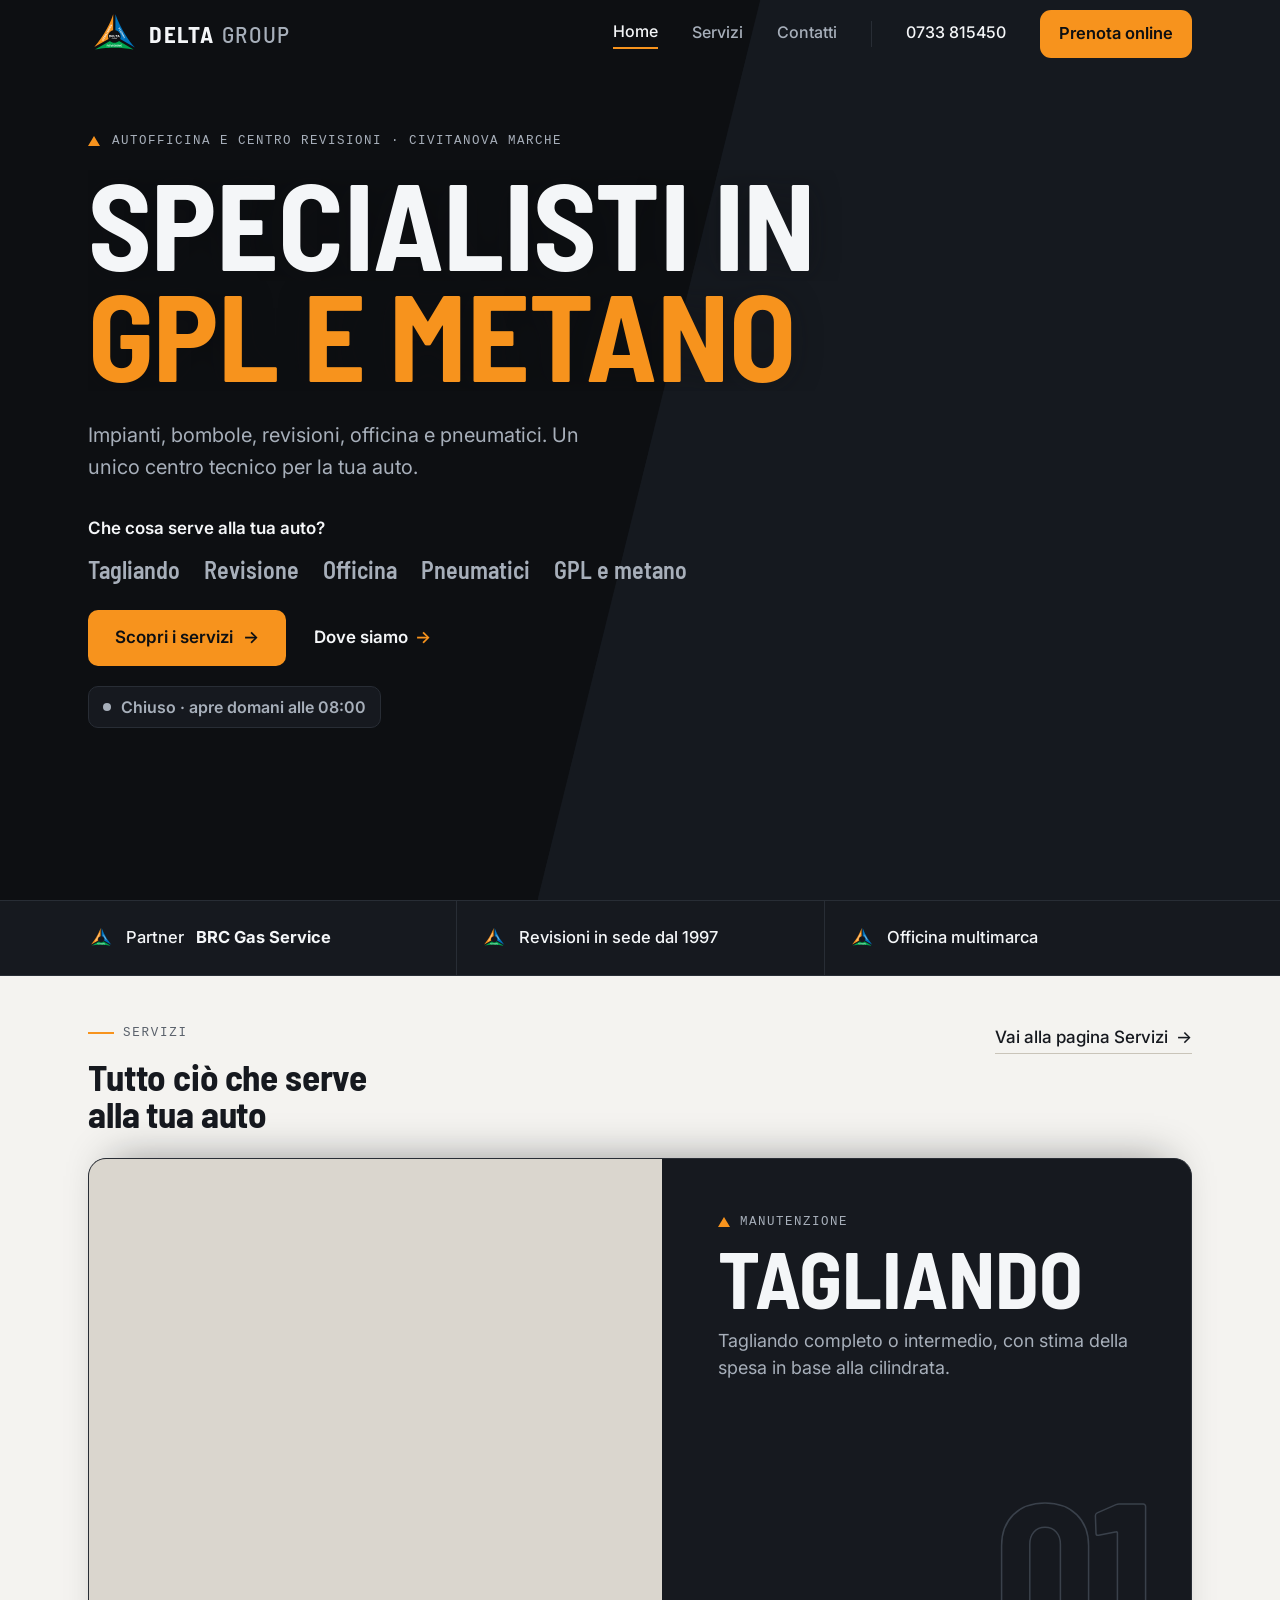
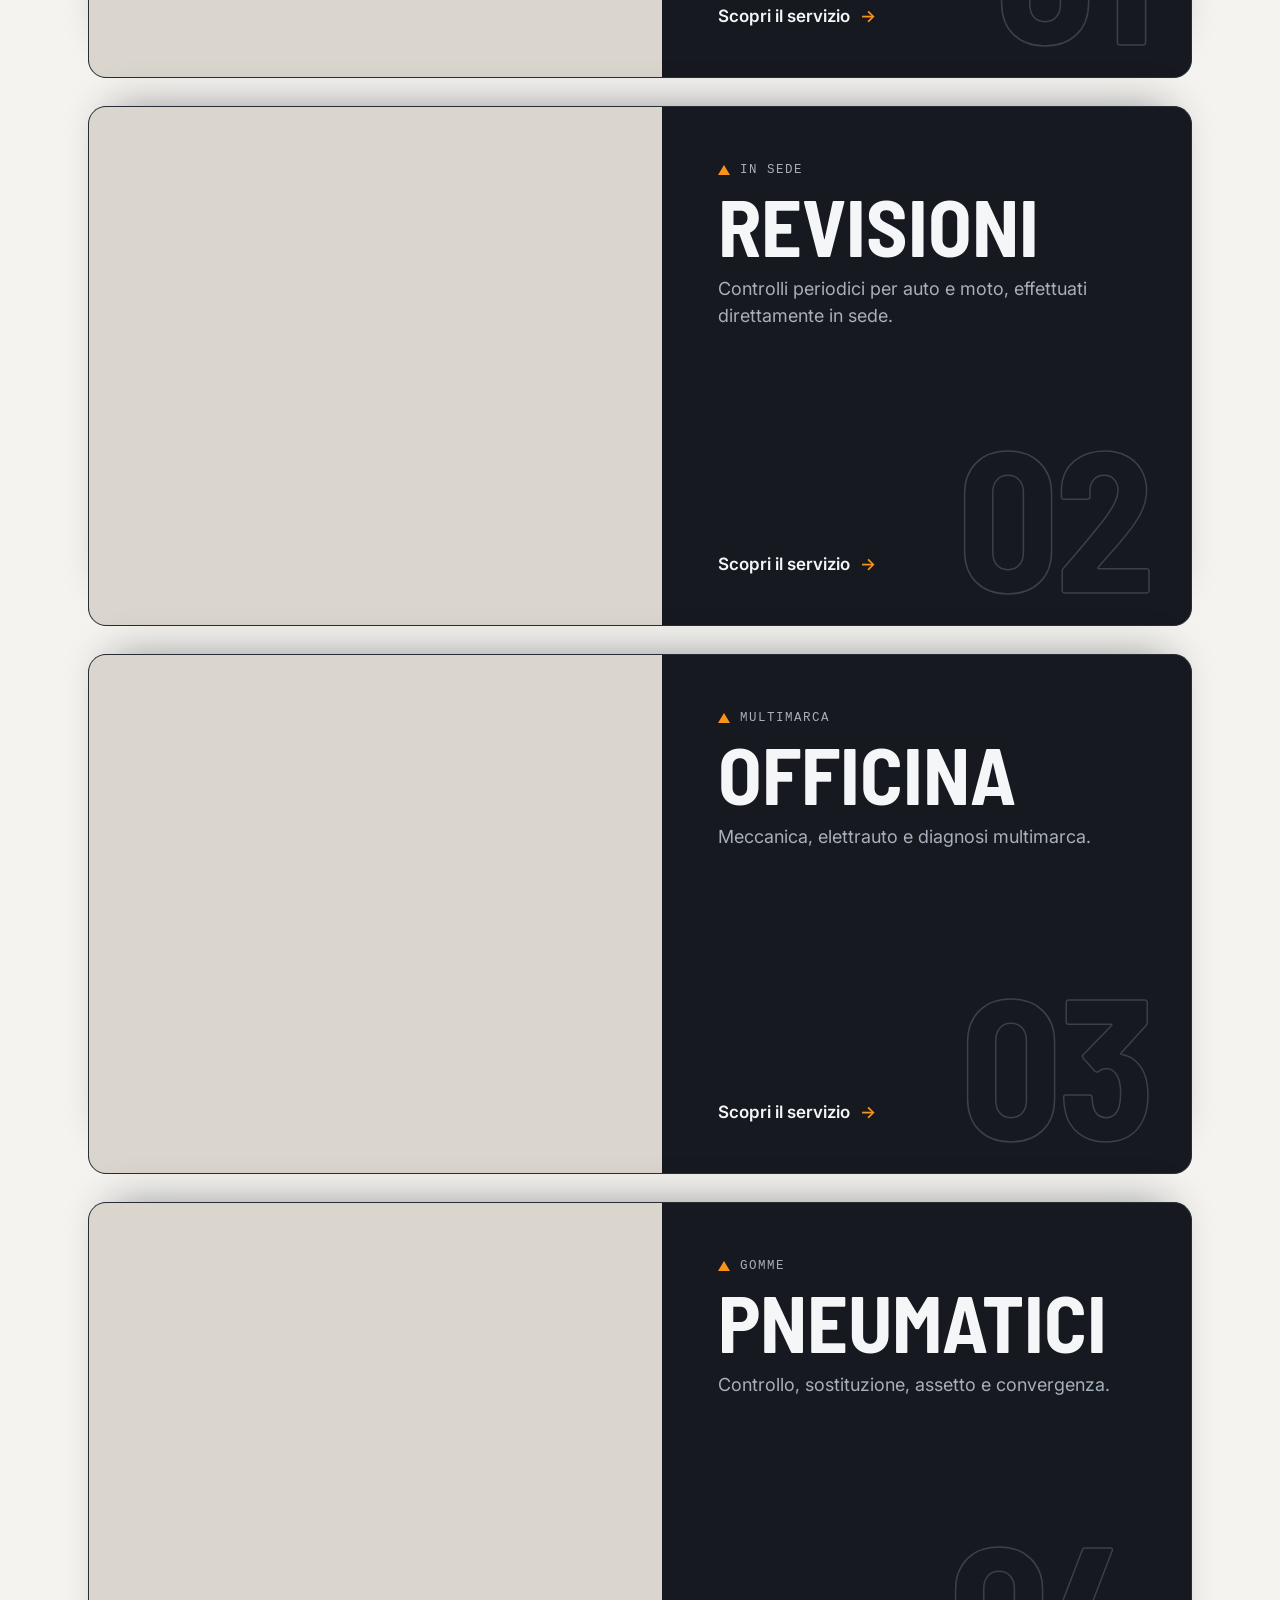
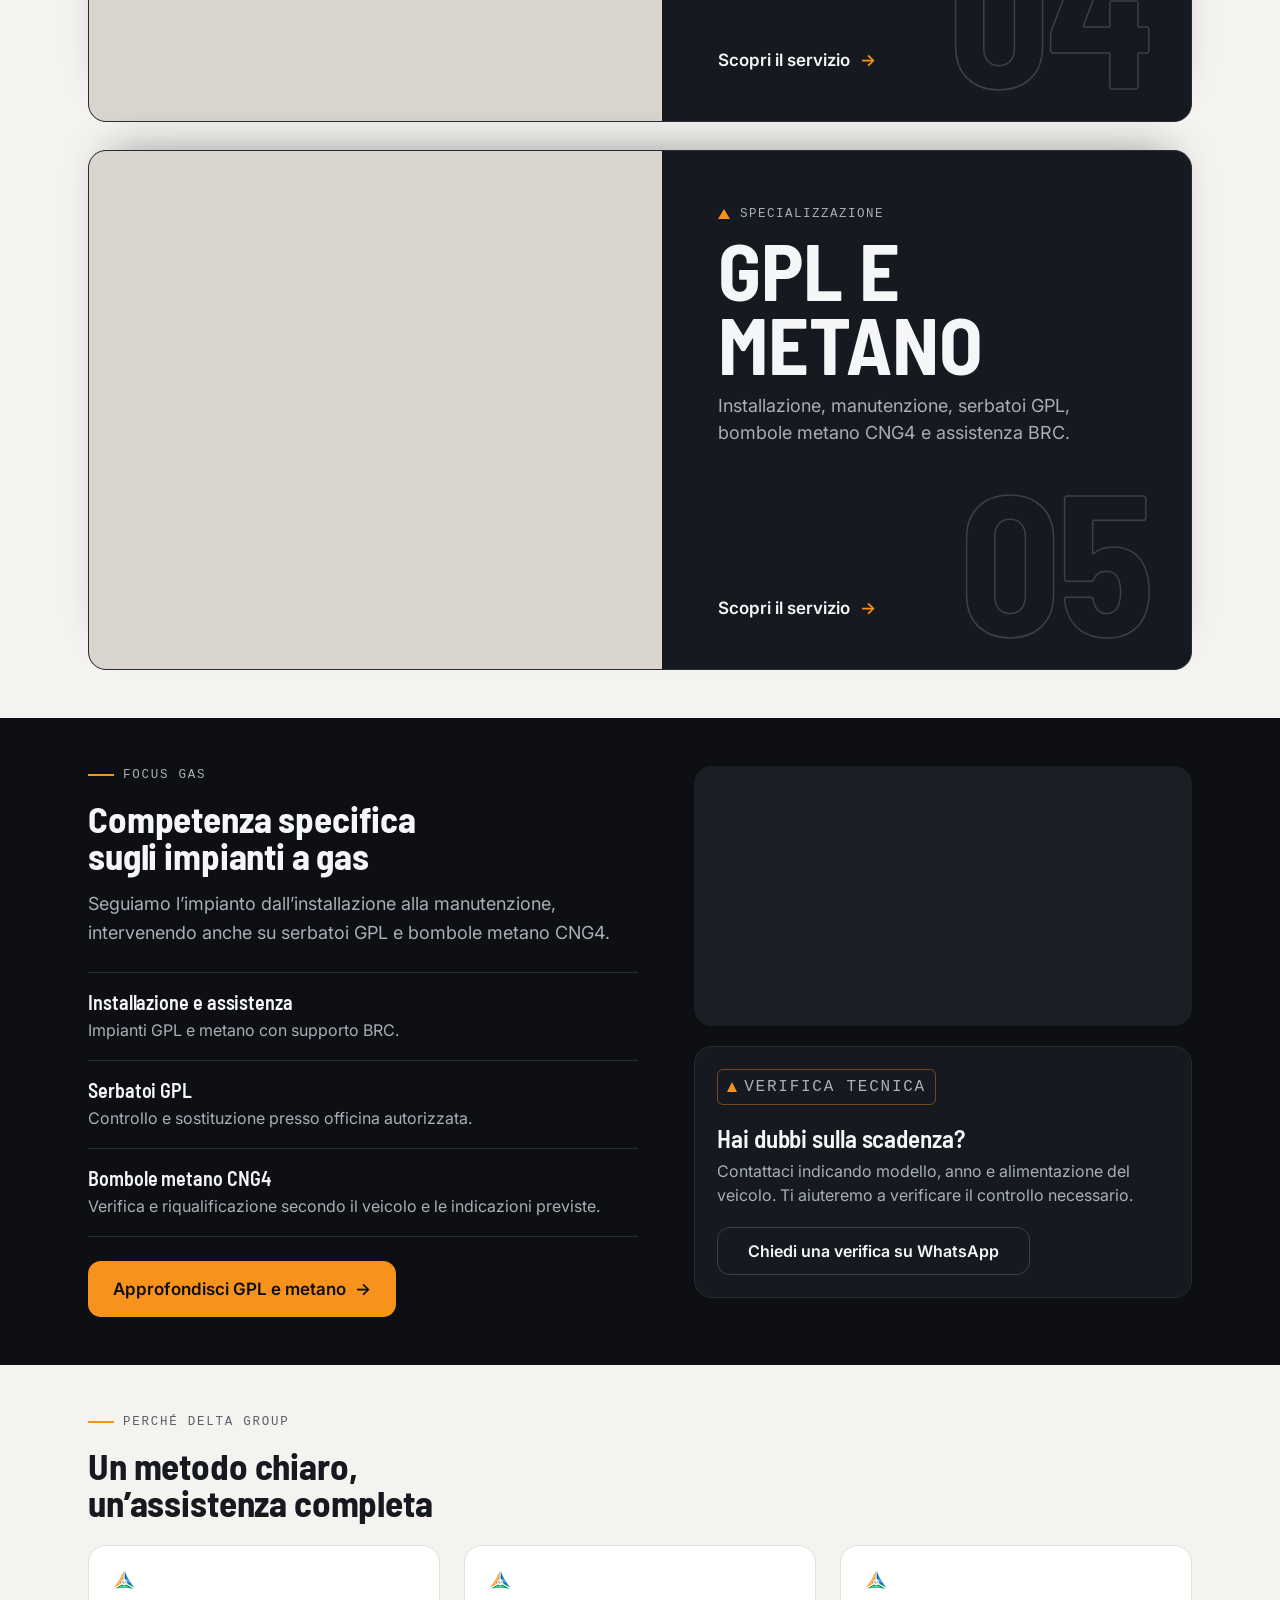
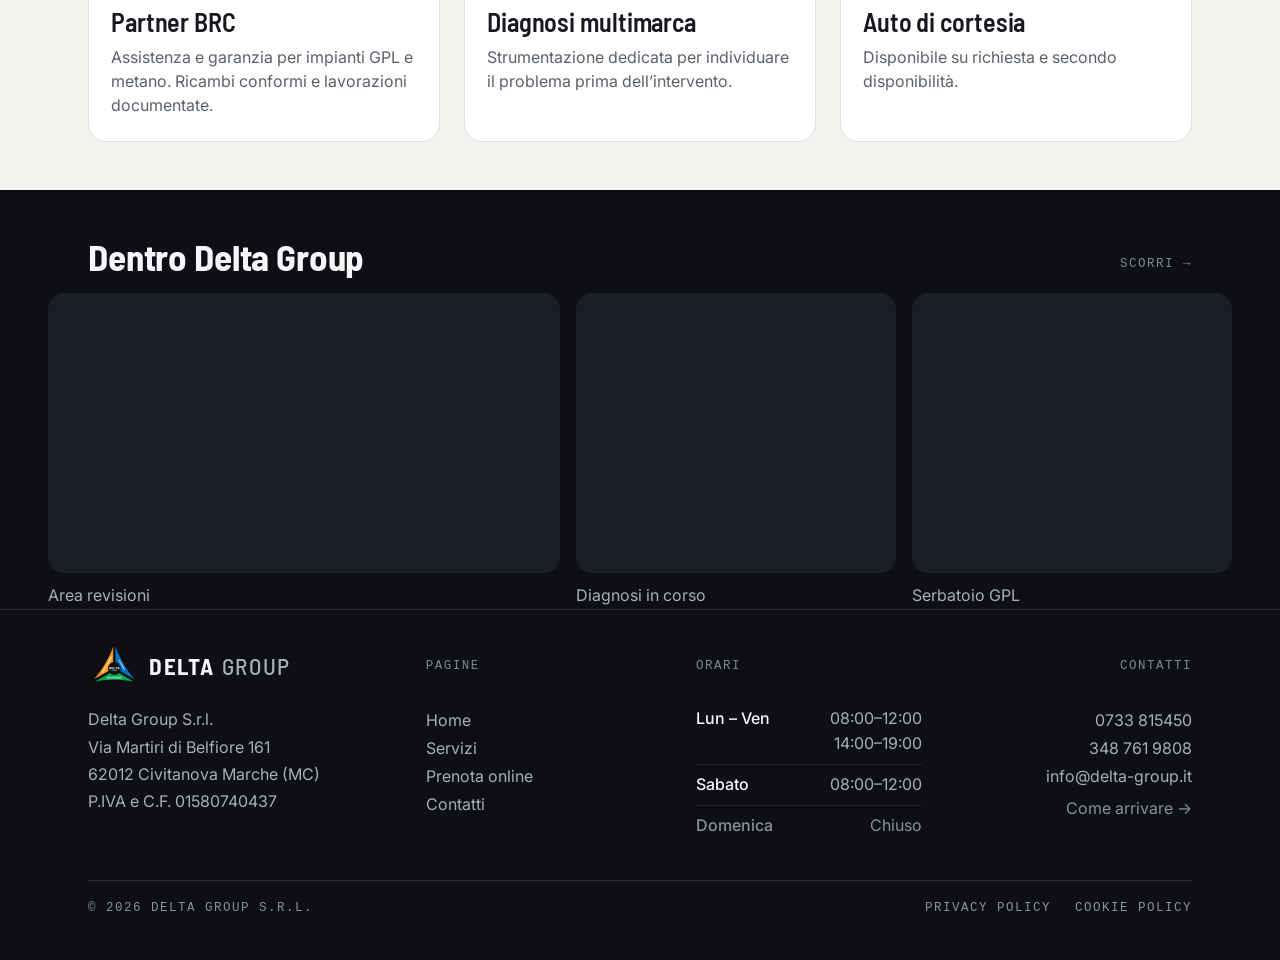
<file: index.html>
<!DOCTYPE html>
<html lang="it">
<head>
<meta charset="utf-8">
<meta name="viewport" content="width=device-width, initial-scale=1">
<title>Autofficina e centro revisioni a Civitanova Marche | Delta Group</title>
<meta name="description" content="Specialisti in impianti GPL e metano a Civitanova Marche: installazione, serbatoi, bombole CNG4, revisioni in sede, officina multimarca e pneumatici.">
<meta name="theme-color" content="#0D0F12">
<meta property="og:title" content="Delta Group S.r.l. — Autofficina e centro revisioni a Civitanova Marche">
<meta property="og:description" content="Specialisti in impianti GPL e metano a Civitanova Marche: installazione, serbatoi, bombole CNG4, revisioni in sede, officina multimarca e pneumatici.">
<meta property="og:type" content="website">
<meta property="og:locale" content="it_IT">
<link rel="icon" href="assets/img/logo-delta.svg" type="image/svg+xml">
<link rel="preconnect" href="https://images.pexels.com">
<link rel="preload" as="image" fetchpriority="high" href="https://images.pexels.com/photos/33814734/pexels-photo-33814734.jpeg?auto=compress&cs=tinysrgb&w=1600">
<link rel="preconnect" href="https://fonts.googleapis.com">
<link rel="preconnect" href="https://fonts.gstatic.com" crossorigin>
<link href="https://fonts.googleapis.com/css2?family=Barlow+Semi+Condensed:wght@500;600;700&family=Inter:wght@400;500;600&display=swap" rel="stylesheet">
<link rel="canonical" href="https://www.delta-group.it/">
<meta property="og:url" content="https://www.delta-group.it/">
<meta property="og:image" content="https://www.delta-group.it/assets/img/og-delta-group.png">
<meta property="og:image:width" content="1200">
<meta property="og:image:height" content="630">
<meta property="og:image:alt" content="Delta Group S.r.l. — autofficina e centro revisioni a Civitanova Marche">
<meta property="og:site_name" content="Delta Group S.r.l.">
<meta name="twitter:card" content="summary_large_image">
<link rel="apple-touch-icon" href="assets/img/apple-touch-icon.png">
<link rel="manifest" href="manifest.json">
<link rel="stylesheet" href="assets/css/style.css?v=18">
<script>/* lo splash si vede al massimo una volta al giorno: per chi torna spesso è solo attesa */
(function(){var r=document.documentElement;try{var t=+localStorage.getItem('dg-splash')||0;if(Date.now()-t<86400000){r.className+=' no-splash';return}localStorage.setItem('dg-splash',String(Date.now()))}catch(e){}r.className+=' splashing'})();</script>
</head>
<body data-page="home">
<div class="splash" id="splash" aria-hidden="true">
  <svg class="splash-logo" viewBox="0 0 275.2 275.2" aria-hidden="true">
    <g class="sp-p sp-l"><path fill="#F7931D" d="M133.43,32.72l-.31,85.39c-15.45,2.95-27.13,16.54-27.13,32.86,0,4.77,1,9.3,2.79,13.4l-75.58,42.14s-.04,0-.02-.03c51.59-59.04,88.98-134.55,100.18-173.77.01-.04.07-.03.07.01Z"></path><g fill="#FFFFFF"><path d="M116.49,95.21l1.18-2.04,2.19.35,1.95-3.36-1.36-1.77,1.17-2.01,5.93,7.89-1.15,1.99-9.89-1.05ZM121.59,93.69l3.41.5-2.15-2.67-1.26,2.17Z"></path> <path d="M113.84,105.43c-.69-.4-1.13-.97-1.33-1.72-.2-.75-.08-1.48.34-2.21l3.33-5.76,1.41.81-2.75,4.74c-.18.32-.27.63-.25.93.02.34.18.6.46.77.67.39,1.29.1,1.86-.88l1.39-2.4c.4-.69.96-1.18,1.67-1.46.71-.28,1.39-.24,2.02.13.7.41,1.13.99,1.27,1.75.14.76-.02,1.56-.5,2.39l-3.19,5.5-1.35-.78,2.81-4.85c.13-.22.16-.49.12-.81-.05-.32-.19-.55-.43-.69-.27-.16-.56-.18-.86-.07s-.55.31-.72.62l-1.53,2.64c-.48.82-1.05,1.35-1.73,1.58-.68.23-1.35.15-2.03-.24Z"></path> <path d="M108.34,114.92c-.69-.4-1.13-.97-1.33-1.72-.2-.75-.08-1.48.34-2.21l3.33-5.76,1.41.81-2.75,4.75c-.18.32-.27.63-.25.93.02.34.18.6.46.77.67.39,1.29.09,1.86-.88l1.39-2.4c.4-.69.96-1.18,1.67-1.46.71-.28,1.39-.24,2.02.13.7.41,1.13.99,1.27,1.75.14.76-.02,1.56-.5,2.39l-3.19,5.5-1.35-.78,2.81-4.85c.13-.22.17-.49.12-.81-.05-.32-.19-.55-.43-.69-.27-.16-.56-.18-.86-.07s-.55.31-.72.62l-1.53,2.64c-.48.82-1.05,1.35-1.73,1.58-.68.23-1.35.15-2.03-.24Z"></path> <path d="M104.11,116.6l1.26-2.17,7.86,4.55-1.26,2.17-7.86-4.55Z"></path> <path d="M100.91,127.76c-.69-.4-1.13-.97-1.33-1.72-.2-.75-.09-1.48.34-2.21l3.33-5.76,1.41.81-2.75,4.74c-.18.32-.27.63-.25.93.02.34.18.6.46.77.67.39,1.29.1,1.86-.88l1.39-2.4c.4-.69.96-1.18,1.67-1.46.71-.28,1.39-.24,2.02.13.7.41,1.13.99,1.27,1.75.14.76-.02,1.56-.5,2.39l-3.19,5.5-1.35-.78,2.81-4.85c.13-.22.16-.49.12-.81-.05-.32-.19-.55-.43-.69-.27-.16-.56-.18-.86-.07s-.55.31-.72.62l-1.53,2.64c-.48.82-1.05,1.35-1.73,1.58-.68.23-1.35.15-2.03-.24Z"></path> <path d="M100.24,138.32l1.76-3.04-6.55-3.79,1.09-1.88,6.55,3.79,1.73-2.99,1.34.78-4.58,7.91-1.34-.78Z"></path> <path d="M89.09,142.53l2.3-3.97c.35-.61.83-1.12,1.43-1.53.65-.44,1.38-.64,2.2-.59.82.05,1.62.29,2.38.73.76.44,1.35.99,1.79,1.66.47.73.68,1.48.64,2.26-.03.43-.1.82-.21,1.16-.11.35-.28.72-.51,1.11l-2.13,3.67-1.41-.81,1.97-3.4c.17-.3.28-.58.32-.83.04-.25.02-.53-.06-.85-.08-.32-.19-.57-.34-.75-.14-.19-.35-.36-.63-.52l-3.1,5.35-1.41-.81,3.1-5.35c-.25-.15-.5-.24-.73-.28-.23-.04-.5-.03-.81.04-.31.07-.57.17-.79.3-.22.14-.41.34-.57.62l-2.08,3.58-1.36-.79Z"></path> <path d="M83.62,151.97l1.5-2.58,8.09-.56-5.82-3.37,1.12-1.94,7.86,4.55-1.52,2.62-8.13.45,5.89,3.41-1.15,1.98-7.86-4.55Z"></path> <path d="M78.12,161.41l4.78-8.26,1.37.79,1.82,8.37,3.21-5.54,1.52.88-4.8,8.29-1.61-.93-1.79-8.27-3.15,5.44-1.35-.78Z"></path> <path d="M72.87,170.53l1.18-2.04,2.19.35,1.95-3.36-1.36-1.77,1.17-2.01,5.93,7.89-1.15,1.99-9.89-1.05ZM77.97,169.01l3.41.5-2.15-2.67-1.26,2.17Z"></path></g></g>
    <g class="sp-p sp-r"><path fill="#0072BC" d="M248.16,208.79l-77.94-44.69c1.73-4.03,2.68-8.47,2.68-13.13,0-16.58-12.06-30.34-27.88-32.99V32.57s.03-.03.04,0c25.81,74.03,74.59,147.05,103.15,176.17.03.03-.01.07-.05.05Z"></path><g fill="#FFFFFF"><path d="M184.83,152.2l10.16-.49,1.14,2.05-5.83,8.27-1.25-2.24,4.56-6.03-7.54.67-1.25-2.24Z"></path> <path d="M188.46,140.03l2.23,4c.34.62.54,1.29.58,2.01.05.78-.16,1.51-.62,2.2-.46.68-1.08,1.24-1.85,1.67-.76.43-1.54.65-2.34.69-.86.03-1.62-.17-2.27-.61-.35-.25-.65-.5-.89-.77-.24-.27-.47-.61-.69-1.01l-2.06-3.71,1.42-.79,1.91,3.43c.17.3.35.54.54.7.19.16.45.29.76.38s.59.12.82.1c.23-.03.49-.12.77-.28l-3.01-5.4,1.42-.79,3.01,5.4c.26-.14.46-.3.62-.48s.28-.42.38-.71c.1-.3.15-.58.14-.84,0-.26-.09-.53-.24-.8l-2.01-3.62,1.38-.76Z"></path> <path d="M183.15,130.49l1.45,2.61-3.67,7.24,5.87-3.27,1.09,1.96-7.94,4.42-1.47-2.64,3.78-7.21-5.95,3.31-1.11-2,7.94-4.42Z"></path> <path d="M171.67,127.93c-.12-.79.08-1.59.62-2.39.49-.73,1.17-1.34,2.04-1.83.93-.52,1.85-.77,2.76-.76.99,0,1.77.33,2.32,1,.21.26.42.57.62.93l2.46,4.43-7.94,4.42-2.33-4.18c-.27-.49-.46-1.03-.55-1.61ZM175.41,125.58c-.73.41-1.27.86-1.62,1.35-.43.62-.48,1.22-.15,1.81l1.27,2.29,5.15-2.86-1.35-2.45c-.3-.53-.79-.78-1.47-.74-.56.03-1.17.23-1.83.61Z"></path> <path d="M176.45,118.45l1.22,2.2-7.94,4.42-1.22-2.2,7.94-4.42Z"></path> <path d="M165.11,113.58l1.71,3.06,6.61-3.68,1.06,1.9-6.61,3.68,1.68,3.02-1.35.75-4.44-7.98,1.35-.75Z"></path> <path d="M166.92,101.31l1.14,2.05-1.42,1.7,1.89,3.39,2.22-.26,1.13,2.03-9.82,1.05-1.12-2.01,5.97-7.95ZM165.61,106.47l-2.17,2.67,3.39-.47-1.22-2.2Z"></path></g></g>
    <g class="sp-p sp-b"><path fill="#00A54F" d="M115.96,174.79c6.04,5.95,14.34,9.63,23.48,9.63s18.65-3.68,24.69-9.64l77.2,45.38s0,.04,0,.04c-77.35-16.83-164.57-10.22-204.15-.36-.04.01-.06-.04-.02-.06l78.81-44.99"></path><g fill="#FFFFFF"><path d="M109.4,203.51h-2.69l-2.47-3.55h-2.56v3.55h-2.26v-9.09h6.96c.79,0,1.44.29,1.96.88.52.58.77,1.27.77,2.07,0,.63-.22,1.17-.67,1.61-.44.44-1.01.72-1.69.83l2.64,3.71ZM106.37,197.28c0-.42-.17-.75-.5-.98-.33-.23-.78-.34-1.34-.34h-2.85v2.54h2.92c.43,0,.81-.09,1.14-.27.42-.22.62-.54.62-.94Z"></path> <path d="M118.5,203.51h-4.63c-.72,0-1.4-.16-2.07-.47-.72-.34-1.26-.87-1.64-1.61-.38-.74-.56-1.54-.56-2.43s.18-1.67.54-2.38c.4-.77.95-1.33,1.66-1.69.39-.19.76-.33,1.12-.4.36-.08.77-.12,1.23-.12h4.29v1.62h-3.97c-.35,0-.65.04-.89.13-.24.09-.48.25-.71.48-.24.23-.4.45-.49.67-.09.22-.14.49-.14.81h6.25v1.62h-6.25c0,.29.04.55.12.77.08.22.23.45.44.68s.44.41.67.53.51.18.83.18h4.19v1.57Z"></path> <path d="M129.93,194.42l-4.57,9.11h-2.38l-4.44-9.11h2.6l3.08,6.92,3.11-6.92h2.6Z"></path> <path d="M132.79,203.51h-2.54v-9.09h2.54v9.09Z"></path> <path d="M144.18,200.68c0,.79-.28,1.47-.83,2.01-.55.54-1.25.82-2.11.82h-6.73v-1.62h5.54c.37,0,.69-.08.94-.25.29-.19.44-.45.44-.79,0-.78-.57-1.16-1.71-1.16h-2.8c-.81,0-1.51-.24-2.12-.71s-.91-1.08-.91-1.82c0-.81.3-1.47.89-1.98.59-.51,1.37-.76,2.34-.76h6.43v1.56h-5.67c-.25,0-.51.1-.77.3-.26.2-.39.44-.39.72,0,.31.12.57.37.78s.55.32.9.32h3.08c.96,0,1.71.24,2.26.71.55.47.82,1.1.82,1.87Z"></path> <path d="M147.8,203.51h-2.54v-9.09h2.54v9.09Z"></path> <path d="M159.37,198.95c0,1.77-.51,3.04-1.54,3.8-.83.62-2.05.92-3.64.92-1.77,0-3.07-.36-3.91-1.07-.92-.78-1.39-2.04-1.39-3.76,0-1.41.41-2.52,1.24-3.31.9-.86,2.24-1.29,4.02-1.29,1.97,0,3.35.41,4.16,1.24.71.73,1.06,1.88,1.06,3.46ZM156.95,198.9c0-.89-.22-1.61-.67-2.14-.5-.59-1.24-.89-2.21-.89s-1.69.32-2.17.95c-.41.53-.61,1.22-.61,2.07,0,.98.16,1.71.49,2.18.45.65,1.29.98,2.51.98,1.03,0,1.76-.32,2.17-.95.33-.5.49-1.23.49-2.2Z"></path> <path d="M170.34,203.51h-3.02l-4.59-6.72v6.72h-2.27v-9.09h3.06l4.51,6.81v-6.81h2.31v9.09Z"></path> <path d="M180.35,203.51h-4.63c-.72,0-1.4-.16-2.07-.47-.71-.34-1.26-.87-1.64-1.61-.38-.74-.56-1.54-.56-2.43s.18-1.67.54-2.38c.4-.77.95-1.33,1.66-1.69.39-.19.76-.33,1.12-.4.36-.08.77-.12,1.23-.12h4.29v1.62h-3.97c-.35,0-.65.04-.89.13-.24.09-.48.25-.71.48-.24.23-.4.45-.49.67-.09.22-.14.49-.14.81h6.25v1.62h-6.25c0,.29.04.55.12.77.08.22.23.45.44.68s.44.41.67.53c.23.12.51.18.83.18h4.19v1.57Z"></path></g></g>
    <g class="sp-t" fill="#FFFFFF"><path d="M119.8,143.37c.9.34,1.6,1.04,2.13,2.09.48.97.72,2.07.72,3.29,0,1.31-.27,2.45-.8,3.42-.58,1.06-1.37,1.7-2.38,1.9-.4.07-.84.11-1.33.11h-6.03v-11.18h5.7c.67,0,1.34.12,2,.37ZM120.08,148.79c0-1.04-.15-1.88-.46-2.54-.39-.83-.99-1.25-1.79-1.25h-3.12v7.25l3.33.02c.73,0,1.26-.38,1.62-1.14.29-.62.43-1.4.43-2.34Z"></path> <path d="M134.08,154.18h-5.46c-.84,0-1.65-.19-2.43-.58-.84-.42-1.49-1.08-1.93-1.98-.44-.91-.66-1.9-.66-2.99s.21-2.05.64-2.92c.47-.95,1.12-1.64,1.95-2.08.46-.23.9-.4,1.32-.5.42-.1.9-.14,1.45-.14h5.06v2h-4.67c-.42,0-.77.05-1.05.17-.28.11-.56.31-.84.59-.28.28-.47.56-.58.82s-.16.6-.16,1h7.36v2h-7.36c0,.36.05.68.14.95.1.27.27.55.52.84.25.29.51.51.79.66.27.15.6.22.97.22h4.93v1.94Z"></path> <path d="M144.69,154.18h-4.05c-1.18,0-2.13-.13-2.85-.4-.91-.34-1.56-.93-1.95-1.76-.15-.32-.25-.62-.31-.92s-.09-.63-.09-1.01v-7.09h2.88v7c0,.32.04.6.11.84.07.24.21.48.4.71.27.34.58.56.93.67.35.11.8.16,1.34.16h3.58v1.81Z"></path> <path d="M156.08,144.9h-4.18v9.31h-2.59v-9.31h-4.11v-1.9h10.88v1.9Z"></path> <path d="M167.79,154.18h-2.8l-.94-2.54h-4.62l-1.01,2.54h-2.77l4.59-11.18h2.74l4.82,11.18ZM163.19,149.69l-1.52-3.94-1.47,3.94h2.99Z"></path><path d="M131.16,163.04h-3.26c-.59,0-1.08-.25-1.47-.75-.36-.48-.55-1.04-.55-1.69s.2-1.24.6-1.71c.42-.49.95-.74,1.58-.74h3.04v.9h-2.75c-.36,0-.66.16-.88.48-.2.29-.3.64-.3,1.05s.09.8.28,1.1c.21.35.5.52.87.52h1.65v-1.24h-1.68v-.81h2.87v2.88Z"></path> <path d="M137.09,163.04h-1.38l-1.27-1.91h-1.32v1.91h-1.16v-4.89h3.58c.41,0,.74.16,1.01.47.27.31.4.69.4,1.11,0,.34-.11.63-.34.87-.23.24-.52.39-.87.45l1.36,2ZM135.53,159.69c0-.23-.08-.4-.26-.53s-.4-.18-.69-.18h-1.47v1.37h1.5c.22,0,.42-.05.59-.15.21-.12.32-.29.32-.51Z"></path> <path d="M142.59,160.59c0,.95-.26,1.63-.79,2.05-.43.33-1.05.5-1.88.5-.91,0-1.58-.19-2.02-.57-.48-.42-.71-1.1-.71-2.03,0-.76.21-1.36.64-1.78.46-.46,1.15-.69,2.07-.69,1.01,0,1.73.22,2.14.67.36.39.55,1.01.55,1.87ZM141.34,160.56c0-.48-.11-.87-.34-1.15-.26-.32-.64-.48-1.14-.48s-.87.17-1.12.51c-.21.29-.31.66-.31,1.12,0,.53.08.92.25,1.17.23.35.67.53,1.29.53.53,0,.91-.17,1.12-.51.17-.27.25-.66.25-1.19Z"></path> <path d="M148.04,161.39c0,.64-.26,1.1-.77,1.36-.38.2-.93.29-1.64.29s-1.25-.11-1.67-.34c-.54-.29-.8-.74-.8-1.36v-3.19h1.24v3.03c0,.38.14.66.41.83.2.12.45.19.75.19.51,0,.86-.1,1.05-.3.16-.17.25-.43.25-.76v-2.99h1.2v3.24Z"></path> <path d="M153.74,159.77c0,.43-.17.8-.5,1.11-.33.3-.73.46-1.2.46h-2.08v1.71h-1.2v-4.89h3.35c.52,0,.94.18,1.24.54.26.31.39.67.39,1.08ZM152.37,159.71c0-.21-.09-.38-.26-.52-.17-.14-.37-.21-.59-.21h-1.56v1.51h1.6c.23,0,.42-.07.58-.22.16-.15.24-.33.24-.56Z"></path></g>
  </svg>
</div>

<a class="skip" href="#main">Salta al contenuto</a>

<header class="site-header" id="siteHeader">
  <div class="wrap header-inner">
    <a class="logo" href="index.html" aria-label="Delta Group, home">
      <img class="logo-img" src="assets/img/logo-delta-inv.svg" alt="">
      <span class="logo-text">DELTA<span>&nbsp;GROUP</span></span>
    </a>
    <nav class="nav-desktop" aria-label="Navigazione principale">
      <a href="index.html" class="is-current" aria-current="page">Home</a>
      <a href="servizi.html">Servizi</a>
      <a href="contatti.html">Contatti</a>
      <span class="nav-sep"></span>
      <a class="nav-tel" href="tel:+390733815450">0733 815450</a>
      <a class="btn btn-primary btn-sm" href="prenota.html">Prenota online</a>
    </nav>
    <div class="header-actions">
      <a class="icon-btn" href="tel:+390733815450" aria-label="Chiama Delta Group">
        <svg viewBox="0 0 24 24" aria-hidden="true"><path d="M6.6 3.5h2.9l1.5 3.9-2 1.5a11.2 11.2 0 0 0 6.1 6.1l1.5-2 3.9 1.5v2.9a2 2 0 0 1-2.1 2A16.4 16.4 0 0 1 4.6 5.6a2 2 0 0 1 2-2.1Z"/></svg>
      </a>
      <button class="icon-btn" type="button" id="menuOpen" aria-label="Apri il menu" aria-expanded="false" aria-controls="drawer">
        <span class="burger" aria-hidden="true"></span>
      </button>
    </div>
  </div>
</header>

<div class="drawer" id="drawer" hidden role="dialog" aria-modal="true" aria-label="Menu di navigazione">
  <div class="drawer-top">
    <span class="logo">
      <img class="logo-img" src="assets/img/logo-delta-inv.svg" alt="">
      <span class="logo-text">DELTA<span>&nbsp;GROUP</span></span>
    </span>
    <button class="icon-btn" type="button" id="menuClose" aria-label="Chiudi il menu">
      <svg viewBox="0 0 24 24" aria-hidden="true"><path d="M5 5l14 14M19 5 5 19"/></svg>
    </button>
  </div>
  <nav class="drawer-nav" aria-label="Menu">
    <a href="index.html" class="is-current" aria-current="page"><span>Home</span><em aria-hidden="true">›</em></a>
    <a href="servizi.html"><span>Servizi</span><em aria-hidden="true">›</em></a>
    <a href="servizi.html#tagliando"><span>Tagliando</span><em aria-hidden="true">›</em></a>
    <a href="servizi.html#revisioni"><span>Revisioni</span><em aria-hidden="true">›</em></a>
    <a href="servizi.html#officina"><span>Officina</span><em aria-hidden="true">›</em></a>
    <a href="servizi.html#pneumatici"><span>Pneumatici</span><em aria-hidden="true">›</em></a>
    <a href="servizi.html#gpl"><span>GPL e metano</span><em aria-hidden="true">›</em></a>
    <a href="prenota.html"><span>Prenota online</span><em aria-hidden="true">›</em></a>
    <a href="contatti.html"><span>Contatti</span><em aria-hidden="true">›</em></a>
  </nav>
  <div class="drawer-foot">
    <span class="drawer-brand">
      <img class="drawer-brand-logo" src="assets/img/logo-delta-inv.svg" alt="">
      <span class="drawer-brand-txt">
        <b>DELTA GROUP</b>
        <em>AUTOFFICINA E CENTRO REVISIONI<br>CIVITANOVA MARCHE · MC</em>
      </span>
    </span>
    <p class="drawer-legal"><a href="privacy.html">PRIVACY POLICY</a><a href="cookie.html">COOKIE POLICY</a></p>
  </div>
</div>

<main id="main">
  <section class="hero">
    <div class="hero-media ph" role="img" aria-label="Ingresso dell'officina Delta Group con un'auto sul ponte sollevatore" style="background-image:url('https://images.pexels.com/photos/33814734/pexels-photo-33814734.jpeg?auto=compress&cs=tinysrgb&w=1600')" data-ph="FOTO-01-HERO · INGRESSO OFFICINA, AUTO SUL PONTE"></div>
    <div class="hero-media hero-swap" aria-hidden="true"></div>
    <div class="wrap hero-inner">
      <p class="eyebrow"><span class="tri" aria-hidden="true"></span>AUTOFFICINA E CENTRO REVISIONI · CIVITANOVA MARCHE</p>
      <h1><span class="ln"><span>Specialisti in</span></span> <span class="ln ln--accent"><span>GPL e metano</span></span></h1>
      <p class="lede">Impianti, bombole, revisioni, officina e pneumatici. Un unico centro tecnico per la tua auto.</p>
      <div class="needs-wrap">
        <p class="needs-q" id="needsQ">Che cosa serve alla tua auto?</p>
        <div class="needs" role="group" aria-labelledby="needsQ">
          <a class="need" href="servizi.html#tagliando" data-need="tagliando" data-foto="https://images.pexels.com/photos/4116231/pexels-photo-4116231.jpeg?auto=compress&amp;cs=tinysrgb&amp;w=1600">Tagliando</a>
          <a class="need" href="servizi.html#revisioni" data-need="revisioni" data-foto="https://images.pexels.com/photos/33814736/pexels-photo-33814736.jpeg?auto=compress&amp;cs=tinysrgb&amp;w=1600">Revisione</a>
          <a class="need" href="servizi.html#officina" data-need="officina" data-foto="https://images.pexels.com/photos/5158091/pexels-photo-5158091.jpeg?auto=compress&amp;cs=tinysrgb&amp;w=1600">Officina</a>
          <a class="need" href="servizi.html#pneumatici" data-need="pneumatici" data-foto="https://images.pexels.com/photos/4116170/pexels-photo-4116170.jpeg?auto=compress&amp;cs=tinysrgb&amp;w=1600">Pneumatici</a>
          <a class="need" href="servizi.html#gpl" data-need="gpl" data-foto="https://images.pexels.com/photos/8985456/pexels-photo-8985456.jpeg?auto=compress&amp;cs=tinysrgb&amp;w=1600">GPL e metano</a>
        </div>
      </div>
      <div class="need-panel need-panel--start" id="need-start">
        <div class="hero-cta">
          <a class="btn btn-primary" href="servizi.html">Scopri i servizi <span aria-hidden="true">→</span></a>
          <a class="link-arrow" href="contatti.html">Dove siamo <span aria-hidden="true">→</span></a>
        </div>
      </div>
      <div class="need-panel" id="need-tagliando" hidden>
        <p class="need-text">Tagliando completo o intermedio: inserisci la cilindrata per una stima della spesa.</p>
        <div class="need-calc field">
          <label for="heroCc">Cilindrata (cc)</label>
          <input id="heroCc" type="text" inputmode="numeric" autocomplete="off" placeholder="Es. 1400" aria-describedby="heroStimaNota">
          <p class="need-stima" id="heroStima" aria-live="polite"></p>
          <p class="need-nota" id="heroStimaNota">Stima indicativa da prezzi medi di mercato: non è un preventivo.</p>
        </div>
        <div class="hero-cta">
          <a class="btn btn-primary need-prenota" href="prenota.html?servizio=tagliando">Prenota il tagliando <span aria-hidden="true">→</span></a>
          <a class="link-arrow" href="servizi.html#tagliando">Vedi tutti i controlli <span aria-hidden="true">→</span></a>
        </div>
      </div>
      <div class="need-panel" id="need-revisioni" hidden>
        <p class="need-text">Controlli periodici per auto e moto, effettuati direttamente in sede.</p>
        <div class="hero-cta">
          <a class="btn btn-primary" href="prenota.html?servizio=revisione">Prenota la revisione <span aria-hidden="true">→</span></a>
          <a class="link-arrow" href="servizi.html#revisioni">Dettagli del servizio <span aria-hidden="true">→</span></a>
        </div>
      </div>
      <div class="need-panel" id="need-officina" hidden>
        <p class="need-text">Meccanica, elettrauto e diagnosi multimarca.</p>
        <div class="hero-cta">
          <a class="btn btn-primary" href="tel:+390733815450">Chiama l’officina <span aria-hidden="true">→</span></a>
          <a class="link-arrow" href="servizi.html#officina">Dettagli del servizio <span aria-hidden="true">→</span></a>
        </div>
      </div>
      <div class="need-panel" id="need-pneumatici" hidden>
        <p class="need-text">Controllo, sostituzione, assetto e convergenza.</p>
        <div class="hero-cta">
          <a class="btn btn-primary" href="https://wa.me/393487619808?text=Salve%2C%20vorrei%20un%20preventivo%20per%20gli%20pneumatici.%20Veicolo%20e%20misura%20delle%20gomme%3A%20">Chiedi un preventivo su WhatsApp</a>
          <a class="link-arrow" href="servizi.html#pneumatici">Dettagli del servizio <span aria-hidden="true">→</span></a>
        </div>
      </div>
      <div class="need-panel" id="need-gpl" hidden>
        <p class="need-text">Installazione, manutenzione, serbatoi GPL, bombole metano CNG4 e assistenza BRC.</p>
        <div class="hero-cta">
          <a class="btn btn-primary" href="https://wa.me/393487619808?text=Salve%2C%20vorrei%20una%20verifica%20dell'impianto%20GPL%2Fmetano.%20Modello%2C%20anno%20e%20alimentazione%20del%20veicolo%3A%20">Chiedi una verifica su WhatsApp</a>
          <a class="link-arrow" href="servizi.html#gpl">Dettagli del servizio <span aria-hidden="true">→</span></a>
        </div>
      </div>
      <p class="badge badge--dark js-stato" hidden><span class="dot"></span><span class="txt"></span></p>
    </div>
  </section>

  <div class="notice" id="ferie" role="status" hidden>
    <div class="wrap notice-inner">
      <p></p>
    </div>
  </div>

  <section class="creds">
    <div class="wrap creds-grid">
      <p><span class="mark" aria-hidden="true"></span>Partner <strong>BRC Gas Service</strong></p>
      <p><span class="mark" aria-hidden="true"></span>Revisioni in sede dal 1997</p>
      <p><span class="mark" aria-hidden="true"></span>Officina multimarca</p>
    </div>
  </section>

  <section class="sec sec--warm">
    <div class="wrap">
      <div class="sec-head">
        <div>
          <p class="eyebrow eyebrow--dark"><span class="rule"></span>SERVIZI</p>
          <h2>Tutto ciò che serve <br>alla tua auto</h2>
        </div>
        <a class="link-quiet" href="servizi.html">Vai alla pagina Servizi <span aria-hidden="true">→</span></a>
      </div>
      <div class="svc-stack">
        <a class="svc" href="servizi.html#tagliando" style="--i:0">
          <span class="svc-media"><span class="svc-img ph" style="background-image:url('https://images.pexels.com/photos/4116231/pexels-photo-4116231.jpeg?auto=compress&cs=tinysrgb&w=1400')" data-ph="FOTO-10-TAGLIANDO · CAMBIO OLIO SUL PONTE"></span></span>
          <span class="svc-body">
            <span class="svc-num outline-num" aria-hidden="true">01</span>
            <span class="svc-kicker"><span class="tri" aria-hidden="true"></span>MANUTENZIONE</span>
            <span class="svc-title">Tagliando</span>
            <span class="svc-text">Tagliando completo o intermedio, con stima della spesa in base alla cilindrata.</span>
            <span class="svc-go">Scopri il servizio <span aria-hidden="true">→</span></span>
          </span>
        </a>
        <a class="svc" href="servizi.html#revisioni" style="--i:1">
          <span class="svc-media"><span class="svc-img ph" style="background-image:url('https://images.pexels.com/photos/33814736/pexels-photo-33814736.jpeg?auto=compress&cs=tinysrgb&w=1400')" data-ph="FOTO-03-REVISIONI · AREA REVISIONI IN SEDE"></span></span>
          <span class="svc-body">
            <span class="svc-num outline-num" aria-hidden="true">02</span>
            <span class="svc-kicker"><span class="tri" aria-hidden="true"></span>IN SEDE</span>
            <span class="svc-title">Revisioni</span>
            <span class="svc-text">Controlli periodici per auto e moto, effettuati direttamente in sede.</span>
            <span class="svc-go">Scopri il servizio <span aria-hidden="true">→</span></span>
          </span>
        </a>
        <a class="svc" href="servizi.html#officina" style="--i:2">
          <span class="svc-media"><span class="svc-img ph" style="background-image:url('https://images.pexels.com/photos/5158091/pexels-photo-5158091.jpeg?auto=compress&cs=tinysrgb&w=1400')" data-ph="FOTO-08-OFFICINA · TESTER COLLEGATO"></span></span>
          <span class="svc-body">
            <span class="svc-num outline-num" aria-hidden="true">03</span>
            <span class="svc-kicker"><span class="tri" aria-hidden="true"></span>MULTIMARCA</span>
            <span class="svc-title">Officina</span>
            <span class="svc-text">Meccanica, elettrauto e diagnosi multimarca.</span>
            <span class="svc-go">Scopri il servizio <span aria-hidden="true">→</span></span>
          </span>
        </a>
        <a class="svc" href="servizi.html#pneumatici" style="--i:3">
          <span class="svc-media"><span class="svc-img ph" style="background-image:url('https://images.pexels.com/photos/4116170/pexels-photo-4116170.jpeg?auto=compress&cs=tinysrgb&w=1400')" data-ph="FOTO-09-PNEUMATICI · EQUILIBRATRICE"></span></span>
          <span class="svc-body">
            <span class="svc-num outline-num" aria-hidden="true">04</span>
            <span class="svc-kicker"><span class="tri" aria-hidden="true"></span>GOMME</span>
            <span class="svc-title">Pneumatici</span>
            <span class="svc-text">Controllo, sostituzione, assetto e convergenza.</span>
            <span class="svc-go">Scopri il servizio <span aria-hidden="true">→</span></span>
          </span>
        </a>
        <a class="svc" href="servizi.html#gpl" style="--i:4">
          <span class="svc-media"><span class="svc-img ph" style="background-image:url('https://images.pexels.com/photos/8985456/pexels-photo-8985456.jpeg?auto=compress&cs=tinysrgb&w=1400')" data-ph="FOTO-02-GPL · MONTAGGIO IMPIANTO BRC"></span></span>
          <span class="svc-body">
            <span class="svc-num outline-num" aria-hidden="true">05</span>
            <span class="svc-kicker"><span class="tri" aria-hidden="true"></span>SPECIALIZZAZIONE</span>
            <span class="svc-title">GPL e metano</span>
            <span class="svc-text">Installazione, manutenzione, serbatoi GPL, bombole metano CNG4 e assistenza BRC.</span>
            <span class="svc-go">Scopri il servizio <span aria-hidden="true">→</span></span>
          </span>
        </a>
      </div>
    </div>
  </section>

  <section class="sec sec--dark">
    <div class="wrap focus-grid">
      <div>
        <p class="eyebrow"><span class="rule"></span>FOCUS GAS</p>
        <h2>Competenza specifica <br>sugli impianti a gas</h2>
        <p class="lede">Seguiamo l’impianto dall’installazione alla manutenzione, intervenendo anche su serbatoi GPL e bombole metano CNG4.</p>
        <ol class="numlist">
          <li><div><h3>Installazione e assistenza</h3><p>Impianti GPL e metano con supporto BRC.</p></div></li>
          <li><div><h3>Serbatoi GPL</h3><p>Controllo e sostituzione presso officina autorizzata.</p></div></li>
          <li><div><h3>Bombole metano CNG4</h3><p>Verifica e riqualificazione secondo il veicolo e le indicazioni previste.</p></div></li>
        </ol>
        <a class="btn btn-primary btn-block-m" href="servizi.html#gpl">Approfondisci GPL e metano <span aria-hidden="true">→</span></a>
      </div>
      <div class="focus-side">
        <div class="focus-media ph" style="background-image:url('https://images.pexels.com/photos/8985517/pexels-photo-8985517.jpeg?auto=compress&cs=tinysrgb&w=1400')" data-ph="FOTO-06-IMPIANTO · RIDUTTORE BRC NEL VANO MOTORE"></div>
        <div class="panel">
          <p class="tag"><span class="tri" aria-hidden="true"></span>VERIFICA TECNICA</p>
          <h3>Hai dubbi sulla scadenza?</h3>
          <p>Contattaci indicando modello, anno e alimentazione del veicolo. Ti aiuteremo a verificare il controllo necessario.</p>
          <a class="btn btn-outline btn-block" href="https://wa.me/393487619808?text=Salve%2C%20vorrei%20verificare%20le%20scadenze%20dell'impianto%20a%20gas%20della%20mia%20auto.%20Modello%2C%20anno%20e%20alimentazione%3A%20">Chiedi una verifica su WhatsApp</a>
        </div>
      </div>
    </div>
  </section>

  <section class="sec sec--light">
    <div class="wrap">
      <p class="eyebrow eyebrow--dark"><span class="rule"></span>PERCHÉ DELTA GROUP</p>
      <h2>Un metodo chiaro, <br>un’assistenza completa</h2>
      <div class="why-grid">
        <div class="card"><span class="mark" aria-hidden="true"></span><h3>Partner BRC</h3><p>Assistenza e garanzia per impianti GPL e metano. Ricambi conformi e lavorazioni documentate.</p></div>
        <div class="card"><span class="mark" aria-hidden="true"></span><h3>Diagnosi multimarca</h3><p>Strumentazione dedicata per individuare il problema prima dell’intervento.</p></div>
        <div class="card"><span class="mark" aria-hidden="true"></span><h3>Auto di cortesia</h3><p>Disponibile su richiesta e secondo disponibilità.</p></div>
      </div>
    </div>
  </section>

  <section class="sec sec--dark sec--flush">
    <div class="wrap gallery-head">
      <h2>Dentro Delta Group</h2>
      <span class="label">SCORRI →</span>
    </div>
    <div class="gallery">
      <figure><div class="ph" style="background-image:url('https://images.pexels.com/photos/33814736/pexels-photo-33814736.jpeg?auto=compress&cs=tinysrgb&w=900')" data-ph="FOTO-03-REVISIONI · AREA REVISIONI IN SEDE"></div><figcaption>Area revisioni</figcaption></figure>
      <figure><div class="ph" style="background-image:url('https://images.pexels.com/photos/4116231/pexels-photo-4116231.jpeg?auto=compress&cs=tinysrgb&w=900')" data-ph="FOTO-04-DIAGNOSI · STRUMENTO COLLEGATO"></div><figcaption>Diagnosi in corso</figcaption></figure>
      <figure><div class="ph" style="background-image:url('https://images.pexels.com/photos/6870328/pexels-photo-6870328.jpeg?auto=compress&cs=tinysrgb&w=900')" data-ph="FOTO-05-SERBATOIO · DETTAGLIO TECNICO"></div><figcaption>Serbatoio GPL</figcaption></figure>
    </div>
  </section>

</main>
<script type="application/ld+json">
{
  "@context": "https://schema.org",
  "@type": "AutoRepair",
  "@id": "https://www.delta-group.it/#officina",
  "name": "Delta Group S.r.l.",
  "alternateName": "Delta Group — autofficina e centro revisioni",
  "description": "Autofficina e centro revisioni specializzato in impianti GPL e metano a Civitanova Marche: installazione e manutenzione impianti a gas, serbatoi GPL, bombole metano CNG4, revisioni auto e moto in sede, meccanica, elettrauto, diagnosi e pneumatici.",
  "url": "https://www.delta-group.it/",
  "logo": "https://www.delta-group.it/assets/img/logo-delta.png",
  "image": "https://www.delta-group.it/assets/img/og-delta-group.png",
  "telephone": "+390733815450",
  "email": "info@delta-group.it",
  "vatID": "01580740437",
  "taxID": "01580740437",
  "priceRange": "€€",
  "currenciesAccepted": "EUR",
  "paymentAccepted": "Contanti, Bancomat, Carta di credito",
  "foundingDate": "1997",
  "address": {
    "@type": "PostalAddress",
    "streetAddress": "Via Martiri di Belfiore 161",
    "postalCode": "62012",
    "addressLocality": "Civitanova Marche",
    "addressRegion": "MC",
    "addressCountry": "IT"
  },
  "hasMap": "https://www.google.com/maps?q=Via+Martiri+di+Belfiore+161,+62012+Civitanova+Marche+MC",
  "areaServed": ["Civitanova Marche", "Porto Sant'Elpidio", "Montecosaro", "Potenza Picena", "Provincia di Macerata", "Marche"],
  "openingHoursSpecification": [
    { "@type": "OpeningHoursSpecification", "dayOfWeek": ["Monday","Tuesday","Wednesday","Thursday","Friday"], "opens": "08:00", "closes": "12:00" },
    { "@type": "OpeningHoursSpecification", "dayOfWeek": ["Monday","Tuesday","Wednesday","Thursday","Friday"], "opens": "14:00", "closes": "19:00" },
    { "@type": "OpeningHoursSpecification", "dayOfWeek": "Saturday", "opens": "08:00", "closes": "12:00" },
    { "@type": "OpeningHoursSpecification", "dayOfWeek": "Sunday", "opens": "00:00", "closes": "00:00" }
  ],
  "hasOfferCatalog": {
    "@type": "OfferCatalog",
    "name": "Servizi Delta Group",
    "itemListElement": [
      { "@type": "Offer", "itemOffered": { "@type": "Service", "name": "Installazione e manutenzione impianti GPL e metano", "serviceType": "Impianti a gas" } },
      { "@type": "Offer", "itemOffered": { "@type": "Service", "name": "Sostituzione serbatoi GPL e verifica bombole metano CNG4", "serviceType": "Impianti a gas" } },
      { "@type": "Offer", "itemOffered": { "@type": "Service", "name": "Revisioni auto e moto in sede", "serviceType": "Revisione veicoli" } },
      { "@type": "Offer", "itemOffered": { "@type": "Service", "name": "Meccanica, elettrauto e diagnosi multimarca", "serviceType": "Officina" } },
      { "@type": "Offer", "itemOffered": { "@type": "Service", "name": "Tagliando completo e tagliando intermedio", "serviceType": "Officina", "url": "https://www.delta-group.it/servizi.html#tagliando" } },
      { "@type": "Offer", "itemOffered": { "@type": "Service", "name": "Pneumatici, assetto e convergenza", "serviceType": "Pneumatici" } }
    ]
  }
}
</script>

<footer class="site-footer">
  <div class="wrap">
    <div class="footer-grid">
      <div class="footer-brand">
        <span class="logo">
          <img class="logo-img" src="assets/img/logo-delta-inv.svg" alt="">
          <span class="logo-text">DELTA<span>&nbsp;GROUP</span></span>
        </span>
        <p class="footer-addr">Delta Group S.r.l.<br>Via Martiri di Belfiore 161<br>62012 Civitanova Marche (MC)<br>P.IVA e C.F. 01580740437</p>
      </div>
      <div class="footer-col footer-col--nav">
        <p class="label">PAGINE</p>
        <a href="index.html">Home</a>
        <a href="servizi.html">Servizi</a>
        <a href="prenota.html">Prenota online</a>
        <a href="contatti.html">Contatti</a>
      </div>
      <div class="footer-col">
        <p class="label">ORARI</p>
        <p class="footer-hours"><span>Lun – Ven</span><em>08:00–12:00<br>14:00–19:00</em></p>
        <p class="footer-hours"><span>Sabato</span><em>08:00–12:00</em></p>
        <p class="footer-hours is-off"><span>Domenica</span><em>Chiuso</em></p>
      </div>
      <div class="footer-col">
        <p class="label">CONTATTI</p>
        <a href="tel:+390733815450">0733 815450</a>
        <a href="https://wa.me/393487619808?text=Salve%2C%20vi%20scrivo%20dal%20sito%20Delta%20Group.">348 761 9808</a>
        <a href="mailto:info@delta-group.it">info@delta-group.it</a>
        <a class="footer-map" href="https://www.google.com/maps?q=Via+Martiri+di+Belfiore+161,+62012+Civitanova+Marche+MC" target="_blank" rel="noopener">Come arrivare →</a>
      </div>
    </div>
    <div class="footer-legal">
      <span class="footer-copy">© 2026 DELTA GROUP S.R.L.</span>
      <span class="footer-links"><a href="privacy.html">PRIVACY POLICY</a><a href="cookie.html">COOKIE POLICY</a></span>
    </div>
  </div>
</footer>

<nav class="actionbar" id="actionbar" aria-label="Azioni rapide">
  <a class="ab ab-primary" href="prenota.html">
    <svg viewBox="0 0 24 24" aria-hidden="true"><rect x="3.5" y="5" width="17" height="15.5" rx="2.4"/><path d="M8 3.5v3M16 3.5v3M3.5 10h17"/></svg><span>Prenota</span>
  </a>
  <a class="ab" href="tel:+390733815450">
    <svg viewBox="0 0 24 24" aria-hidden="true"><path d="M6.6 3.5h2.9l1.5 3.9-2 1.5a11.2 11.2 0 0 0 6.1 6.1l1.5-2 3.9 1.5v2.9a2 2 0 0 1-2.1 2A16.4 16.4 0 0 1 4.6 5.6a2 2 0 0 1 2-2.1Z"/></svg><span>Chiama</span>
  </a>
  <a class="ab" href="https://wa.me/393487619808?text=Salve%2C%20vi%20scrivo%20dal%20sito%20Delta%20Group.">
    <svg viewBox="0 0 24 24" aria-hidden="true"><path d="M20 12.5a7.6 7.6 0 0 1-7.8 7.5 8.7 8.7 0 0 1-2.9-.5L5 21l1.3-3.6A7.3 7.3 0 0 1 4.4 12.5 7.6 7.6 0 0 1 12.2 5 7.6 7.6 0 0 1 20 12.5Z"/></svg><span>WhatsApp</span>
  </a>
</nav>

<script src="assets/js/dati.js?v=18" defer></script>
<script src="assets/js/main.js?v=18" defer></script>
<script src="assets/js/tagliando.js?v=18" defer></script>
<script src="assets/js/hero.js?v=18" defer></script>
</body>
</html>
</file>
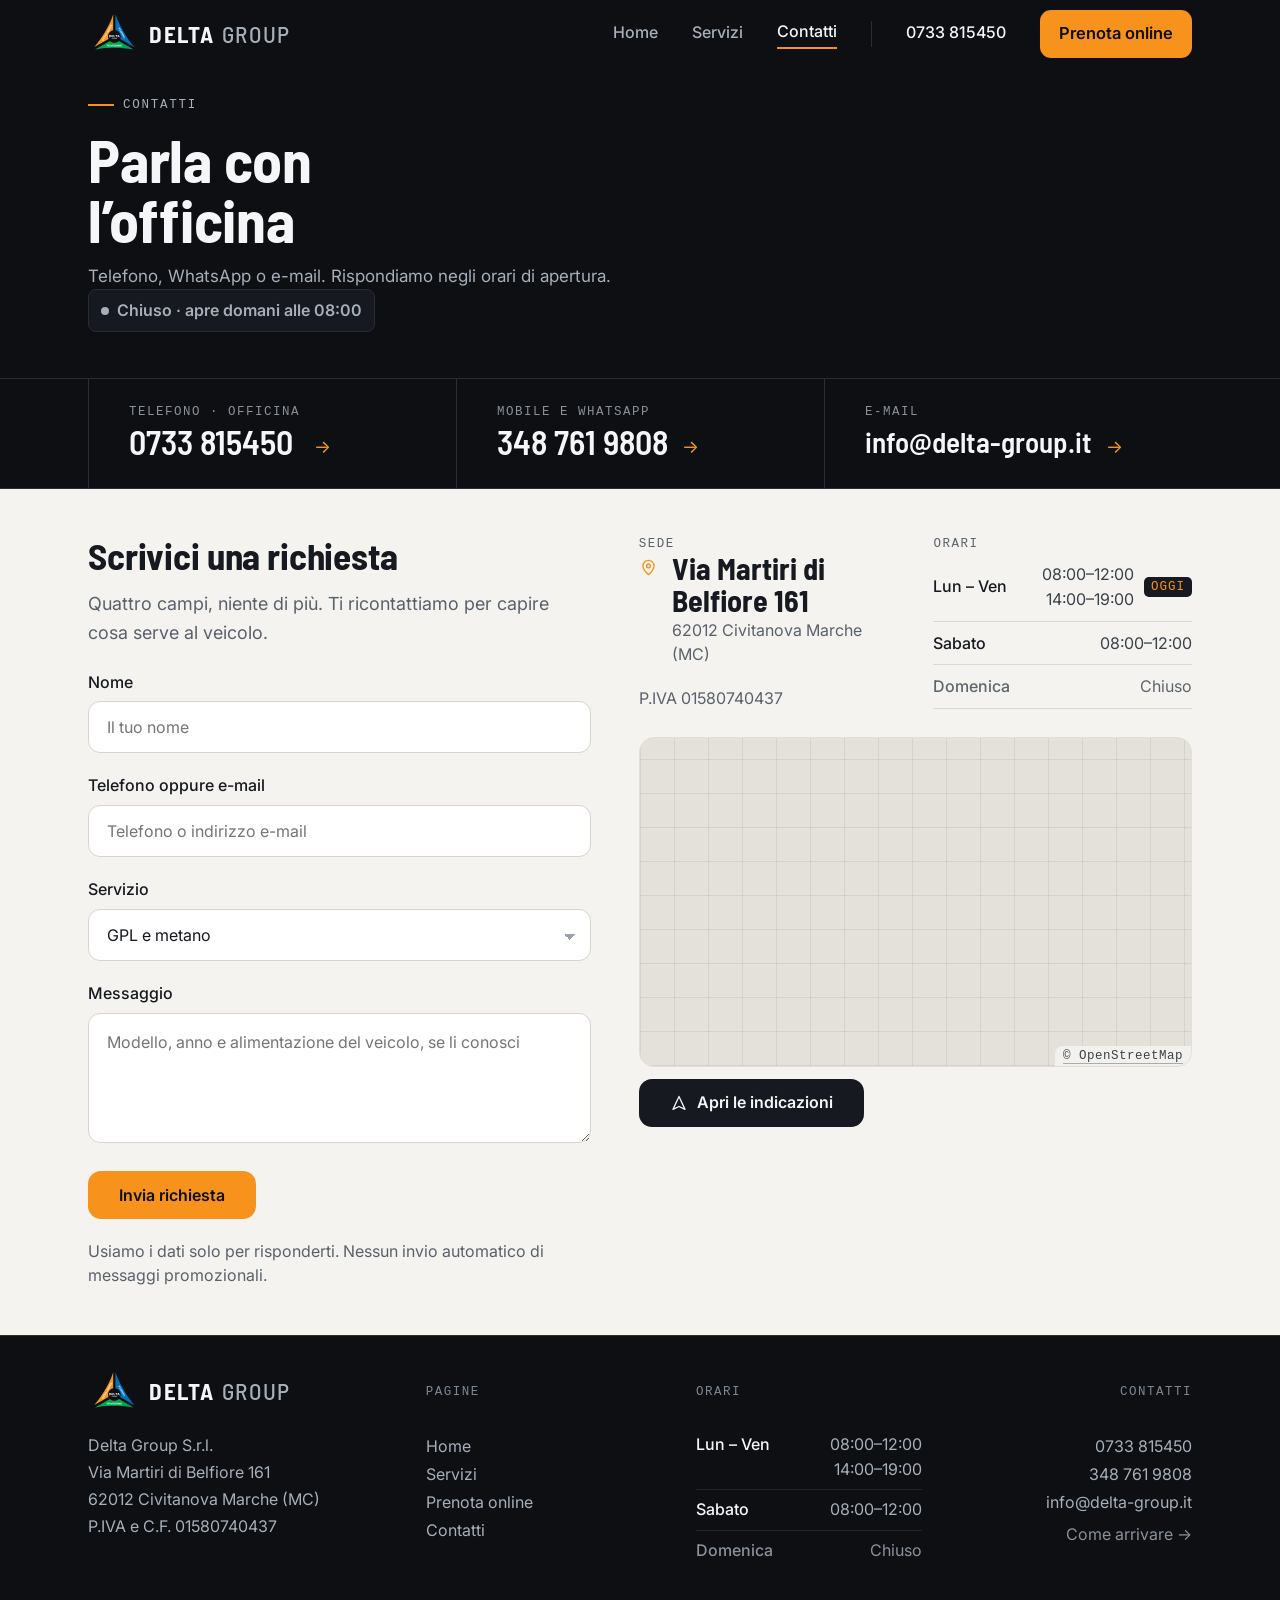
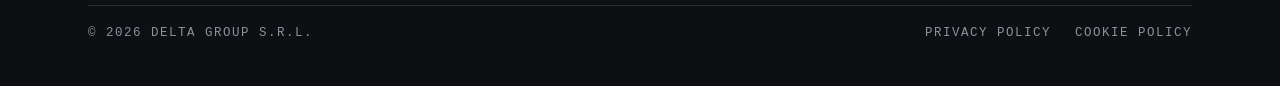
<file: contatti.html>
<!DOCTYPE html>
<html lang="it">
<head>
<meta charset="utf-8">
<meta name="viewport" content="width=device-width, initial-scale=1">
<title>Contatti — Delta Group S.r.l., Civitanova Marche</title>
<meta name="description" content="Delta Group S.r.l., Via Martiri di Belfiore 161, Civitanova Marche. Telefono 0733 815450, WhatsApp 348 7619808, info@delta-group.it.">
<meta name="theme-color" content="#0D0F12">
<meta property="og:title" content="Contatti — Delta Group S.r.l., Civitanova Marche">
<meta property="og:description" content="Delta Group S.r.l., Via Martiri di Belfiore 161, Civitanova Marche. Telefono 0733 815450, WhatsApp 348 7619808, info@delta-group.it.">
<meta property="og:type" content="website">
<meta property="og:locale" content="it_IT">
<link rel="icon" href="assets/img/logo-delta.svg" type="image/svg+xml">
<link rel="preconnect" href="https://fonts.googleapis.com">
<link rel="preconnect" href="https://fonts.gstatic.com" crossorigin>
<link href="https://fonts.googleapis.com/css2?family=Barlow+Semi+Condensed:wght@500;600;700&family=Inter:wght@400;500;600&display=swap" rel="stylesheet">
<link rel="canonical" href="https://www.delta-group.it/contatti.html">
<meta property="og:url" content="https://www.delta-group.it/contatti.html">
<meta property="og:image" content="https://www.delta-group.it/assets/img/og-delta-group.png">
<meta property="og:image:width" content="1200">
<meta property="og:image:height" content="630">
<meta property="og:image:alt" content="Delta Group S.r.l. — autofficina e centro revisioni a Civitanova Marche">
<meta property="og:site_name" content="Delta Group S.r.l.">
<meta name="twitter:card" content="summary_large_image">
<link rel="apple-touch-icon" href="assets/img/apple-touch-icon.png">
<link rel="manifest" href="manifest.json">
<link rel="stylesheet" href="assets/css/style.css?v=18">
</head>
<body data-page="contatti">
<a class="skip" href="#main">Salta al contenuto</a>

<header class="site-header" id="siteHeader">
  <div class="wrap header-inner">
    <a class="logo" href="index.html" aria-label="Delta Group, home">
      <img class="logo-img" src="assets/img/logo-delta-inv.svg" alt="">
      <span class="logo-text">DELTA<span>&nbsp;GROUP</span></span>
    </a>
    <nav class="nav-desktop" aria-label="Navigazione principale">
      <a href="index.html">Home</a>
      <a href="servizi.html">Servizi</a>
      <a href="contatti.html" class="is-current" aria-current="page">Contatti</a>
      <span class="nav-sep"></span>
      <a class="nav-tel" href="tel:+390733815450">0733 815450</a>
      <a class="btn btn-primary btn-sm" href="prenota.html">Prenota online</a>
    </nav>
    <div class="header-actions">
      <a class="icon-btn" href="tel:+390733815450" aria-label="Chiama Delta Group">
        <svg viewBox="0 0 24 24" aria-hidden="true"><path d="M6.6 3.5h2.9l1.5 3.9-2 1.5a11.2 11.2 0 0 0 6.1 6.1l1.5-2 3.9 1.5v2.9a2 2 0 0 1-2.1 2A16.4 16.4 0 0 1 4.6 5.6a2 2 0 0 1 2-2.1Z"/></svg>
      </a>
      <button class="icon-btn" type="button" id="menuOpen" aria-label="Apri il menu" aria-expanded="false" aria-controls="drawer">
        <span class="burger" aria-hidden="true"></span>
      </button>
    </div>
  </div>
</header>

<div class="drawer" id="drawer" hidden role="dialog" aria-modal="true" aria-label="Menu di navigazione">
  <div class="drawer-top">
    <span class="logo">
      <img class="logo-img" src="assets/img/logo-delta-inv.svg" alt="">
      <span class="logo-text">DELTA<span>&nbsp;GROUP</span></span>
    </span>
    <button class="icon-btn" type="button" id="menuClose" aria-label="Chiudi il menu">
      <svg viewBox="0 0 24 24" aria-hidden="true"><path d="M5 5l14 14M19 5 5 19"/></svg>
    </button>
  </div>
  <nav class="drawer-nav" aria-label="Menu">
    <a href="index.html"><span>Home</span><em aria-hidden="true">›</em></a>
    <a href="servizi.html"><span>Servizi</span><em aria-hidden="true">›</em></a>
    <a href="servizi.html#tagliando"><span>Tagliando</span><em aria-hidden="true">›</em></a>
    <a href="servizi.html#revisioni"><span>Revisioni</span><em aria-hidden="true">›</em></a>
    <a href="servizi.html#officina"><span>Officina</span><em aria-hidden="true">›</em></a>
    <a href="servizi.html#pneumatici"><span>Pneumatici</span><em aria-hidden="true">›</em></a>
    <a href="servizi.html#gpl"><span>GPL e metano</span><em aria-hidden="true">›</em></a>
    <a href="prenota.html"><span>Prenota online</span><em aria-hidden="true">›</em></a>
    <a href="contatti.html" class="is-current" aria-current="page"><span>Contatti</span><em aria-hidden="true">›</em></a>
  </nav>
  <div class="drawer-foot">
    <span class="drawer-brand">
      <img class="drawer-brand-logo" src="assets/img/logo-delta-inv.svg" alt="">
      <span class="drawer-brand-txt">
        <b>DELTA GROUP</b>
        <em>AUTOFFICINA E CENTRO REVISIONI<br>CIVITANOVA MARCHE · MC</em>
      </span>
    </span>
    <p class="drawer-legal"><a href="privacy.html">PRIVACY POLICY</a><a href="cookie.html">COOKIE POLICY</a></p>
  </div>
</div>

<main id="main">
  <section class="page-head">
    <div class="wrap">
      <p class="eyebrow"><span class="rule"></span>CONTATTI</p>
      <h1>Parla con <br>l’officina</h1>
      <p class="lede">Telefono, WhatsApp o e-mail. Rispondiamo negli orari di apertura.</p>
      <p class="badge badge--dark js-stato" id="statusBadge" hidden><span class="dot"></span><span class="txt"></span></p>
    </div>
  </section>

  <section class="channels">
    <div class="wrap channels-grid">
      <a class="channel" href="tel:+390733815450">
        <span><span class="channel-lab">TELEFONO<span class="lab-more"> · OFFICINA</span></span><span class="channel-val">0733 815450</span></span><em aria-hidden="true">→</em>
      </a>
      <a class="channel" href="https://wa.me/393487619808?text=Salve%2C%20vi%20scrivo%20dal%20sito%20Delta%20Group.">
        <span><span class="channel-lab"><span class="lab-more">MOBILE E </span>WHATSAPP</span><span class="channel-val">348 761 9808</span></span><em aria-hidden="true">→</em>
      </a>
      <a class="channel" href="mailto:info@delta-group.it">
        <span><span class="channel-lab">E-MAIL</span><span class="channel-val channel-val--mail">info@delta-group.it</span></span><em aria-hidden="true">→</em>
      </a>
    </div>
  </section>

  <section class="sec sec--warm">
    <div class="wrap contact-grid contact-grid--page">
      <div>
        <h2 class="h2-s">Scrivici una richiesta</h2>
        <p class="lede">Quattro campi, niente di più. Ti ricontattiamo per capire cosa serve al veicolo.</p>

        <form class="form" id="contactForm" method="post" action="contatto.php" novalidate>
          <div class="field">
            <label for="nome">Nome</label>
            <input type="text" id="nome" name="nome" placeholder="Il tuo nome" autocomplete="name" aria-describedby="err-nome" required>
            <p class="err" id="err-nome" data-err="nome" hidden>Inserisci il tuo nome.</p>
          </div>
          <div class="field">
            <label for="contatto">Telefono oppure e-mail</label>
            <input type="text" id="contatto" name="contatto" placeholder="Telefono o indirizzo e-mail" autocomplete="on" inputmode="text" aria-describedby="err-contatto" required>
            <p class="err" id="err-contatto" data-err="contatto" hidden>Serve un telefono o un’e-mail.</p>
          </div>
          <div class="field">
            <label for="servizio">Servizio</label>
            <select id="servizio" name="servizio">
              <option value="GPL e metano">GPL e metano</option>
              <option value="Revisione">Revisione</option>
              <option value="Officina e diagnosi">Officina e diagnosi</option>
              <option value="Pneumatici">Pneumatici</option>
              <option value="Altro">Altro</option>
            </select>
          </div>
          <div class="field">
            <label for="messaggio">Messaggio</label>
            <textarea id="messaggio" name="messaggio" rows="4" placeholder="Modello, anno e alimentazione del veicolo, se li conosci"></textarea>
          </div>
          <input type="text" name="website" class="hp" tabindex="-1" autocomplete="off" aria-hidden="true">
          <button class="btn btn-primary btn-block" type="submit">Invia richiesta</button>
          <p class="form-note">Usiamo i dati solo per risponderti. Nessun invio automatico di messaggi promozionali.</p>
          <p class="form-msg" id="formMsg" role="status" aria-live="polite" hidden></p>
        </form>
      </div>

      <div>
        <div class="sede-block">
          <div>
            <p class="sede-lab">SEDE</p>
            <div class="sede">
              <svg viewBox="0 0 24 24" aria-hidden="true"><path d="M12 21s7-6.1 7-11a7 7 0 1 0-14 0c0 4.9 7 11 7 11Z"/><circle cx="12" cy="10" r="2.4"/></svg>
              <span>
                <span class="sede-title">Via Martiri di Belfiore 161</span>
                <span class="sede-city">62012 Civitanova Marche (MC)</span>
              </span>
            </div>
            <p class="sede-piva">P.IVA 01580740437</p>
          </div>
          <div>
            <p class="sede-lab">ORARI</p>
            <p class="hour-row" data-day="1-5"><span class="day">Lun – Ven</span><span class="val">08:00–12:00<br>14:00–19:00</span><span class="today" hidden>OGGI</span></p>
            <p class="hour-row" data-day="6"><span class="day">Sabato</span><span class="val">08:00–12:00</span><span class="today" hidden>OGGI</span></p>
            <p class="hour-row is-off" data-day="0"><span class="day">Domenica</span><span class="val">Chiuso</span><span class="today" hidden>OGGI</span></p>
          </div>
        </div>
        <div class="map map--tall">
          <div class="map-ph" data-ph="MAPPA · VIA MARTIRI DI BELFIORE 161"></div>
          <iframe src="https://www.openstreetmap.org/export/embed.html?bbox=13.7228%2C43.2951%2C13.7308%2C43.2991&amp;layer=mapnik&amp;marker=43.2971%2C13.7268" title="Mappa della sede di Delta Group, via Martiri di Belfiore 161, Civitanova Marche" loading="lazy" referrerpolicy="no-referrer"></iframe>
          <p class="map-credit"><a href="https://www.openstreetmap.org/?mlat=43.2971&amp;mlon=13.7268#map=16/43.2971/13.7268" target="_blank" rel="noopener">© OpenStreetMap</a></p>
        </div>
        <a class="btn btn-dark btn-block" href="https://maps.google.com/?q=Via+Martiri+di+Belfiore+161+Civitanova+Marche">
          <svg viewBox="0 0 24 24" aria-hidden="true" class="ico-nav"><path d="M12 3.2 20 20.5l-8-3.9-8 3.9Z"/></svg> Apri le indicazioni
        </a>
      </div>
    </div>
  </section>
</main>
<script type="application/ld+json">
{
  "@context": "https://schema.org",
  "@type": "AutoRepair",
  "@id": "https://www.delta-group.it/#officina",
  "name": "Delta Group S.r.l.",
  "alternateName": "Delta Group — autofficina e centro revisioni",
  "description": "Autofficina e centro revisioni specializzato in impianti GPL e metano a Civitanova Marche: installazione e manutenzione impianti a gas, serbatoi GPL, bombole metano CNG4, revisioni auto e moto in sede, meccanica, elettrauto, diagnosi e pneumatici.",
  "url": "https://www.delta-group.it/",
  "logo": "https://www.delta-group.it/assets/img/logo-delta.png",
  "image": "https://www.delta-group.it/assets/img/og-delta-group.png",
  "telephone": "+390733815450",
  "email": "info@delta-group.it",
  "vatID": "01580740437",
  "taxID": "01580740437",
  "priceRange": "€€",
  "currenciesAccepted": "EUR",
  "paymentAccepted": "Contanti, Bancomat, Carta di credito",
  "foundingDate": "1997",
  "address": {
    "@type": "PostalAddress",
    "streetAddress": "Via Martiri di Belfiore 161",
    "postalCode": "62012",
    "addressLocality": "Civitanova Marche",
    "addressRegion": "MC",
    "addressCountry": "IT"
  },
  "hasMap": "https://www.google.com/maps?q=Via+Martiri+di+Belfiore+161,+62012+Civitanova+Marche+MC",
  "areaServed": ["Civitanova Marche", "Porto Sant'Elpidio", "Montecosaro", "Potenza Picena", "Provincia di Macerata", "Marche"],
  "openingHoursSpecification": [
    { "@type": "OpeningHoursSpecification", "dayOfWeek": ["Monday","Tuesday","Wednesday","Thursday","Friday"], "opens": "08:00", "closes": "12:00" },
    { "@type": "OpeningHoursSpecification", "dayOfWeek": ["Monday","Tuesday","Wednesday","Thursday","Friday"], "opens": "14:00", "closes": "19:00" },
    { "@type": "OpeningHoursSpecification", "dayOfWeek": "Saturday", "opens": "08:00", "closes": "12:00" },
    { "@type": "OpeningHoursSpecification", "dayOfWeek": "Sunday", "opens": "00:00", "closes": "00:00" }
  ],
  "hasOfferCatalog": {
    "@type": "OfferCatalog",
    "name": "Servizi Delta Group",
    "itemListElement": [
      { "@type": "Offer", "itemOffered": { "@type": "Service", "name": "Installazione e manutenzione impianti GPL e metano", "serviceType": "Impianti a gas" } },
      { "@type": "Offer", "itemOffered": { "@type": "Service", "name": "Sostituzione serbatoi GPL e verifica bombole metano CNG4", "serviceType": "Impianti a gas" } },
      { "@type": "Offer", "itemOffered": { "@type": "Service", "name": "Revisioni auto e moto in sede", "serviceType": "Revisione veicoli" } },
      { "@type": "Offer", "itemOffered": { "@type": "Service", "name": "Meccanica, elettrauto e diagnosi multimarca", "serviceType": "Officina" } },
      { "@type": "Offer", "itemOffered": { "@type": "Service", "name": "Tagliando completo e tagliando intermedio", "serviceType": "Officina", "url": "https://www.delta-group.it/servizi.html#tagliando" } },
      { "@type": "Offer", "itemOffered": { "@type": "Service", "name": "Pneumatici, assetto e convergenza", "serviceType": "Pneumatici" } }
    ]
  }
}
</script>

<footer class="site-footer">
  <div class="wrap">
    <div class="footer-grid">
      <div class="footer-brand">
        <span class="logo">
          <img class="logo-img" src="assets/img/logo-delta-inv.svg" alt="">
          <span class="logo-text">DELTA<span>&nbsp;GROUP</span></span>
        </span>
        <p class="footer-addr">Delta Group S.r.l.<br>Via Martiri di Belfiore 161<br>62012 Civitanova Marche (MC)<br>P.IVA e C.F. 01580740437</p>
      </div>
      <div class="footer-col footer-col--nav">
        <p class="label">PAGINE</p>
        <a href="index.html">Home</a>
        <a href="servizi.html">Servizi</a>
        <a href="prenota.html">Prenota online</a>
        <a href="contatti.html">Contatti</a>
      </div>
      <div class="footer-col">
        <p class="label">ORARI</p>
        <p class="footer-hours"><span>Lun – Ven</span><em>08:00–12:00<br>14:00–19:00</em></p>
        <p class="footer-hours"><span>Sabato</span><em>08:00–12:00</em></p>
        <p class="footer-hours is-off"><span>Domenica</span><em>Chiuso</em></p>
      </div>
      <div class="footer-col">
        <p class="label">CONTATTI</p>
        <a href="tel:+390733815450">0733 815450</a>
        <a href="https://wa.me/393487619808?text=Salve%2C%20vi%20scrivo%20dal%20sito%20Delta%20Group.">348 761 9808</a>
        <a href="mailto:info@delta-group.it">info@delta-group.it</a>
        <a class="footer-map" href="https://www.google.com/maps?q=Via+Martiri+di+Belfiore+161,+62012+Civitanova+Marche+MC" target="_blank" rel="noopener">Come arrivare →</a>
      </div>
    </div>
    <div class="footer-legal">
      <span class="footer-copy">© 2026 DELTA GROUP S.R.L.</span>
      <span class="footer-links"><a href="privacy.html">PRIVACY POLICY</a><a href="cookie.html">COOKIE POLICY</a></span>
    </div>
  </div>
</footer>

<nav class="actionbar" id="actionbar" aria-label="Azioni rapide">
  <a class="ab ab-primary" href="prenota.html">
    <svg viewBox="0 0 24 24" aria-hidden="true"><rect x="3.5" y="5" width="17" height="15.5" rx="2.4"/><path d="M8 3.5v3M16 3.5v3M3.5 10h17"/></svg><span>Prenota</span>
  </a>
  <a class="ab" href="tel:+390733815450">
    <svg viewBox="0 0 24 24" aria-hidden="true"><path d="M6.6 3.5h2.9l1.5 3.9-2 1.5a11.2 11.2 0 0 0 6.1 6.1l1.5-2 3.9 1.5v2.9a2 2 0 0 1-2.1 2A16.4 16.4 0 0 1 4.6 5.6a2 2 0 0 1 2-2.1Z"/></svg><span>Chiama</span>
  </a>
  <a class="ab" href="https://wa.me/393487619808?text=Salve%2C%20vi%20scrivo%20dal%20sito%20Delta%20Group.">
    <svg viewBox="0 0 24 24" aria-hidden="true"><path d="M20 12.5a7.6 7.6 0 0 1-7.8 7.5 8.7 8.7 0 0 1-2.9-.5L5 21l1.3-3.6A7.3 7.3 0 0 1 4.4 12.5 7.6 7.6 0 0 1 12.2 5 7.6 7.6 0 0 1 20 12.5Z"/></svg><span>WhatsApp</span>
  </a>
</nav>

<script src="assets/js/dati.js?v=18" defer></script>
<script src="assets/js/main.js?v=18" defer></script>
</body>
</html>
</file>
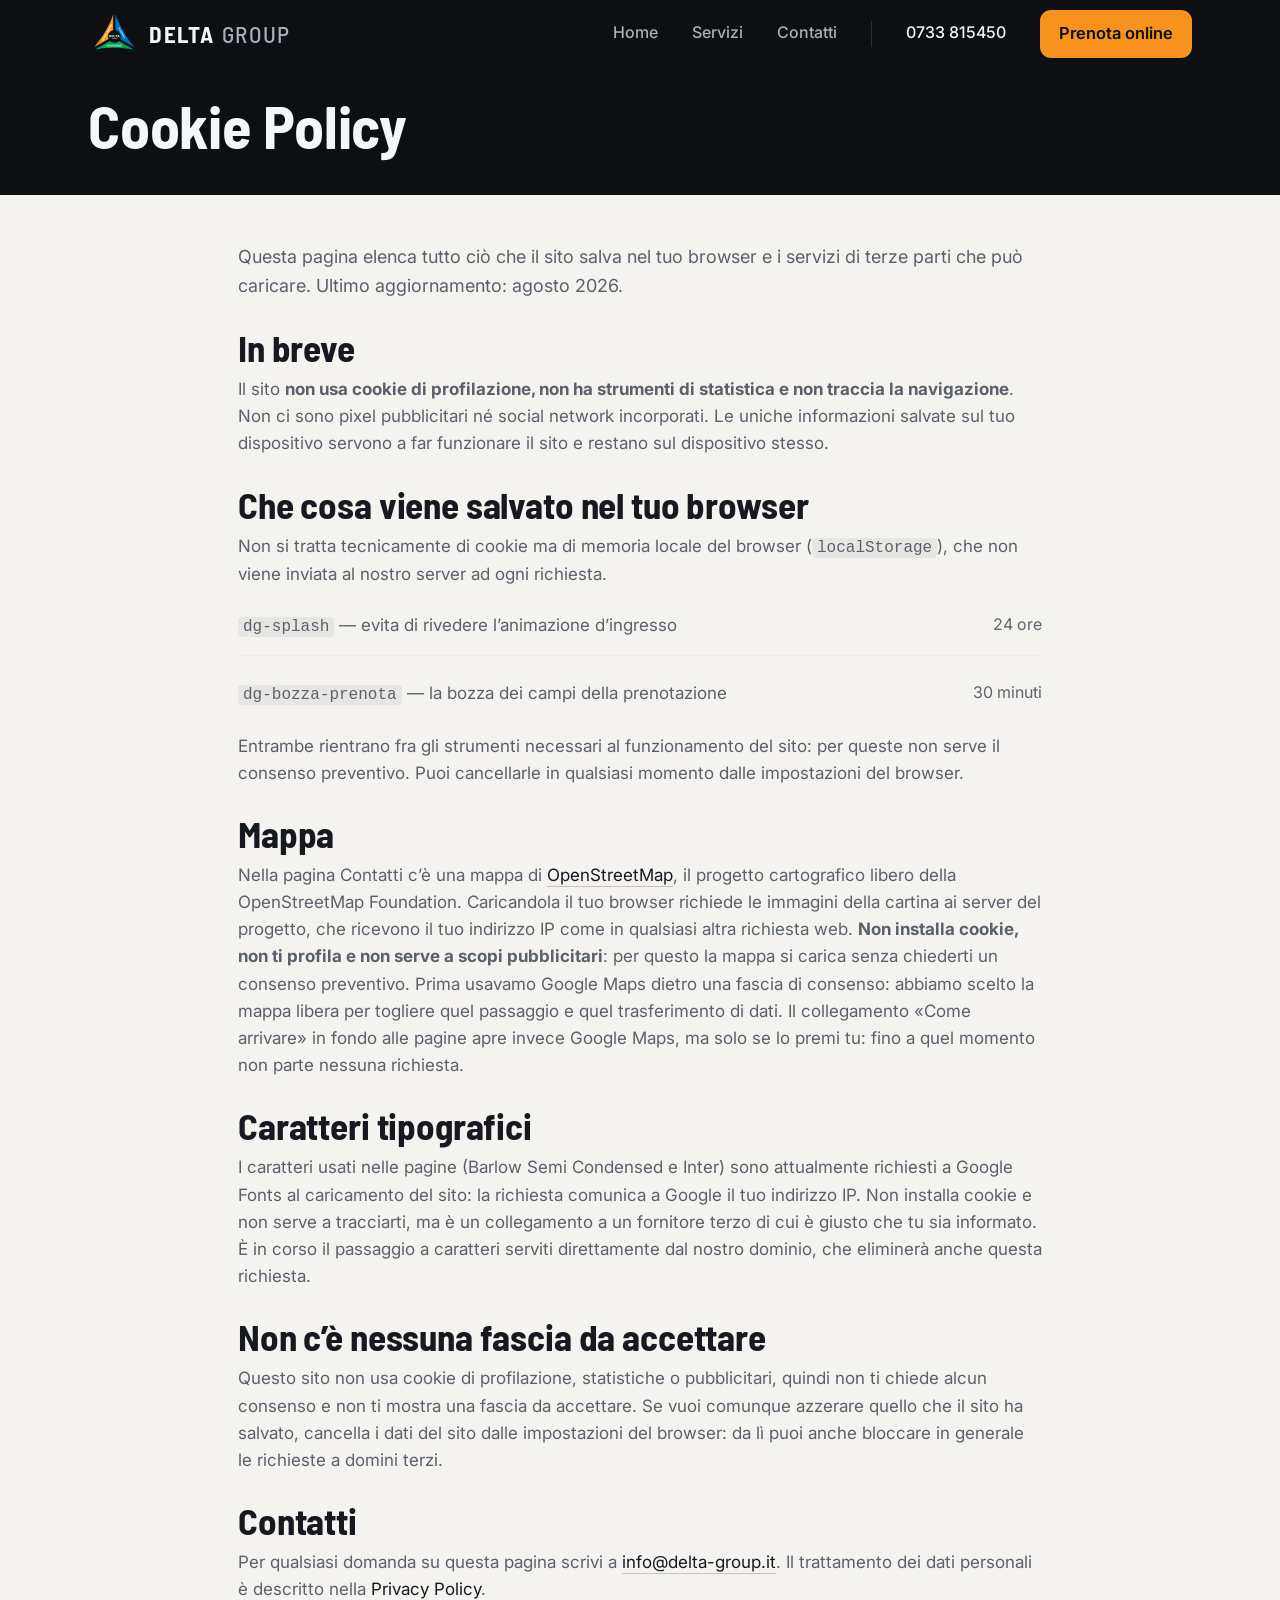
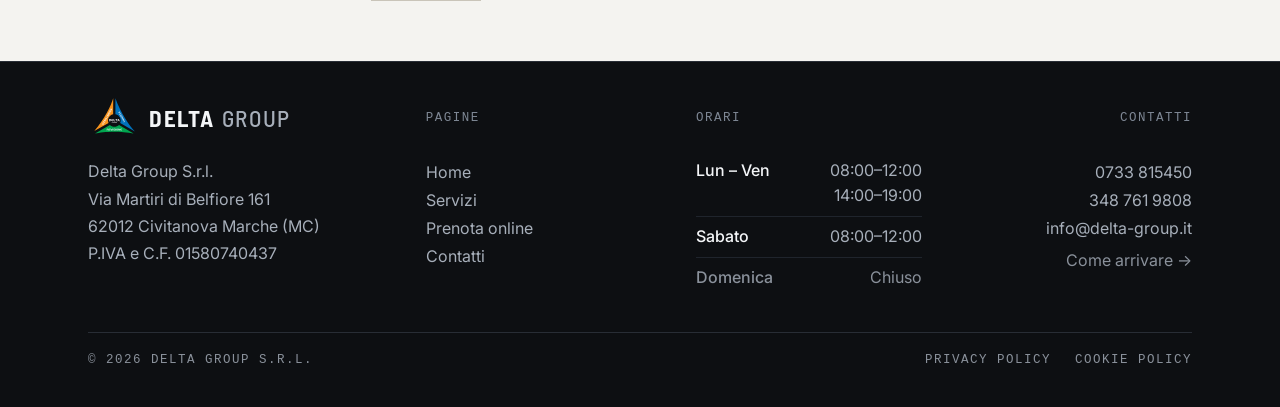
<file: cookie.html>
<!DOCTYPE html>
<html lang="it">
<head>
<meta charset="utf-8">
<meta name="viewport" content="width=device-width, initial-scale=1">
<title>Cookie Policy | Delta Group S.r.l.</title>
<meta name="description" content="Cookie Policy di Delta Group S.r.l.: nessun cookie di profilazione, nessuna fascia di consenso, elenco di ciò che il sito salva nel browser.">
<meta name="theme-color" content="#0D0F12">
<meta property="og:title" content="Cookie Policy | Delta Group S.r.l.">
<meta property="og:description" content="Nessun cookie di profilazione. Elenco completo di ciò che il sito salva nel browser.">
<meta property="og:type" content="website">
<meta property="og:locale" content="it_IT">
<link rel="icon" href="assets/img/logo-delta.svg" type="image/svg+xml">
<link rel="preconnect" href="https://fonts.googleapis.com">
<link rel="preconnect" href="https://fonts.gstatic.com" crossorigin>
<link href="https://fonts.googleapis.com/css2?family=Barlow+Semi+Condensed:wght@500;600;700&family=Inter:wght@400;500;600&display=swap" rel="stylesheet">
<link rel="canonical" href="https://www.delta-group.it/cookie.html">
<meta property="og:url" content="https://www.delta-group.it/cookie.html">
<meta property="og:image" content="https://www.delta-group.it/assets/img/og-delta-group.png">
<meta property="og:image:width" content="1200">
<meta property="og:image:height" content="630">
<meta property="og:image:alt" content="Delta Group S.r.l. — autofficina e centro revisioni a Civitanova Marche">
<meta property="og:site_name" content="Delta Group S.r.l.">
<meta name="twitter:card" content="summary_large_image">
<link rel="apple-touch-icon" href="assets/img/apple-touch-icon.png">
<link rel="manifest" href="manifest.json">
<link rel="stylesheet" href="assets/css/style.css?v=18">
</head>
<body data-page="legal">
<a class="skip" href="#main">Salta al contenuto</a>

<header class="site-header" id="siteHeader">
  <div class="wrap header-inner">
    <a class="logo" href="index.html" aria-label="Delta Group, home">
      <img class="logo-img" src="assets/img/logo-delta-inv.svg" alt="">
      <span class="logo-text">DELTA<span>&nbsp;GROUP</span></span>
    </a>
    <nav class="nav-desktop" aria-label="Navigazione principale">
      <a href="index.html">Home</a>
      <a href="servizi.html">Servizi</a>
      <a href="contatti.html">Contatti</a>
      <span class="nav-sep"></span>
      <a class="nav-tel" href="tel:+390733815450">0733 815450</a>
      <a class="btn btn-primary btn-sm" href="prenota.html">Prenota online</a>
    </nav>
    <div class="header-actions">
      <a class="icon-btn" href="tel:+390733815450" aria-label="Chiama Delta Group">
        <svg viewBox="0 0 24 24" aria-hidden="true"><path d="M6.6 3.5h2.9l1.5 3.9-2 1.5a11.2 11.2 0 0 0 6.1 6.1l1.5-2 3.9 1.5v2.9a2 2 0 0 1-2.1 2A16.4 16.4 0 0 1 4.6 5.6a2 2 0 0 1 2-2.1Z"/></svg>
      </a>
      <button class="icon-btn" type="button" id="menuOpen" aria-label="Apri il menu" aria-expanded="false" aria-controls="drawer">
        <span class="burger" aria-hidden="true"></span>
      </button>
    </div>
  </div>
</header>

<div class="drawer" id="drawer" hidden role="dialog" aria-modal="true" aria-label="Menu di navigazione">
  <div class="drawer-top">
    <span class="logo">
      <img class="logo-img" src="assets/img/logo-delta-inv.svg" alt="">
      <span class="logo-text">DELTA<span>&nbsp;GROUP</span></span>
    </span>
    <button class="icon-btn" type="button" id="menuClose" aria-label="Chiudi il menu">
      <svg viewBox="0 0 24 24" aria-hidden="true"><path d="M5 5l14 14M19 5 5 19"/></svg>
    </button>
  </div>
  <nav class="drawer-nav" aria-label="Menu">
    <a href="index.html"><span>Home</span><em aria-hidden="true">›</em></a>
    <a href="servizi.html"><span>Servizi</span><em aria-hidden="true">›</em></a>
    <a href="servizi.html#tagliando"><span>Tagliando</span><em aria-hidden="true">›</em></a>
    <a href="servizi.html#revisioni"><span>Revisioni</span><em aria-hidden="true">›</em></a>
    <a href="servizi.html#officina"><span>Officina</span><em aria-hidden="true">›</em></a>
    <a href="servizi.html#pneumatici"><span>Pneumatici</span><em aria-hidden="true">›</em></a>
    <a href="servizi.html#gpl"><span>GPL e metano</span><em aria-hidden="true">›</em></a>
    <a href="prenota.html"><span>Prenota online</span><em aria-hidden="true">›</em></a>
    <a href="contatti.html"><span>Contatti</span><em aria-hidden="true">›</em></a>
  </nav>
  <div class="drawer-foot">
    <span class="drawer-brand">
      <img class="drawer-brand-logo" src="assets/img/logo-delta-inv.svg" alt="">
      <span class="drawer-brand-txt">
        <b>DELTA GROUP</b>
        <em>AUTOFFICINA E CENTRO REVISIONI<br>CIVITANOVA MARCHE · MC</em>
      </span>
    </span>
    <p class="drawer-legal"><a href="privacy.html">PRIVACY POLICY</a><a href="cookie.html">COOKIE POLICY</a></p>
  </div>
</div>

<main id="main">
  <section class="page-head page-head--short">
    <div class="wrap"><h1>Cookie Policy</h1></div>
  </section>
  <section class="sec sec--warm">
    <div class="wrap narrow legal">
<p class="lede">Questa pagina elenca tutto ciò che il sito salva nel tuo browser e i servizi di terze parti che può caricare. Ultimo aggiornamento: agosto 2026.</p>

<h2>In breve</h2>
<p>Il sito <strong>non usa cookie di profilazione, non ha strumenti di statistica e non traccia la navigazione</strong>. Non ci sono pixel pubblicitari né social network incorporati. Le uniche informazioni salvate sul tuo dispositivo servono a far funzionare il sito e restano sul dispositivo stesso.</p>

<h2>Che cosa viene salvato nel tuo browser</h2>
<p>Non si tratta tecnicamente di cookie ma di memoria locale del browser (<code>localStorage</code>), che non viene inviata al nostro server ad ogni richiesta.</p>
<div class="acc-body">
<p class="drow"><span><code>dg-splash</code> — evita di rivedere l’animazione d’ingresso</span><span>24 ore</span></p>
<p class="drow"><span><code>dg-bozza-prenota</code> — la bozza dei campi della prenotazione</span><span>30 minuti</span></p>
</div>
<p>Entrambe rientrano fra gli strumenti necessari al funzionamento del sito: per queste non serve il consenso preventivo. Puoi cancellarle in qualsiasi momento dalle impostazioni del browser.</p>

<h2>Mappa</h2>
<p>Nella pagina Contatti c’è una mappa di <a href="https://www.openstreetmap.org/copyright" target="_blank" rel="noopener">OpenStreetMap</a>, il progetto cartografico libero della OpenStreetMap Foundation. Caricandola il tuo browser richiede le immagini della cartina ai server del progetto, che ricevono il tuo indirizzo IP come in qualsiasi altra richiesta web. <strong>Non installa cookie, non ti profila e non serve a scopi pubblicitari</strong>: per questo la mappa si carica senza chiederti un consenso preventivo. Prima usavamo Google Maps dietro una fascia di consenso: abbiamo scelto la mappa libera per togliere quel passaggio e quel trasferimento di dati. Il collegamento «Come arrivare» in fondo alle pagine apre invece Google Maps, ma solo se lo premi tu: fino a quel momento non parte nessuna richiesta.</p>

<h2>Caratteri tipografici</h2>
<p>I caratteri usati nelle pagine (Barlow Semi Condensed e Inter) sono attualmente richiesti a Google Fonts al caricamento del sito: la richiesta comunica a Google il tuo indirizzo IP. Non installa cookie e non serve a tracciarti, ma è un collegamento a un fornitore terzo di cui è giusto che tu sia informato. È in corso il passaggio a caratteri serviti direttamente dal nostro dominio, che eliminerà anche questa richiesta.</p>

<h2>Non c’è nessuna fascia da accettare</h2>
<p>Questo sito non usa cookie di profilazione, statistiche o pubblicitari, quindi non ti chiede alcun consenso e non ti mostra una fascia da accettare. Se vuoi comunque azzerare quello che il sito ha salvato, cancella i dati del sito dalle impostazioni del browser: da lì puoi anche bloccare in generale le richieste a domini terzi.</p>

<h2>Contatti</h2>
<p>Per qualsiasi domanda su questa pagina scrivi a <a href="mailto:info@delta-group.it">info@delta-group.it</a>. Il trattamento dei dati personali è descritto nella <a href="privacy.html">Privacy Policy</a>.</p>
</div>
  </section>
</main>

<footer class="site-footer">
  <div class="wrap">
    <div class="footer-grid">
      <div class="footer-brand">
        <span class="logo">
          <img class="logo-img" src="assets/img/logo-delta-inv.svg" alt="">
          <span class="logo-text">DELTA<span>&nbsp;GROUP</span></span>
        </span>
        <p class="footer-addr">Delta Group S.r.l.<br>Via Martiri di Belfiore 161<br>62012 Civitanova Marche (MC)<br>P.IVA e C.F. 01580740437</p>
      </div>
      <div class="footer-col footer-col--nav">
        <p class="label">PAGINE</p>
        <a href="index.html">Home</a>
        <a href="servizi.html">Servizi</a>
        <a href="prenota.html">Prenota online</a>
        <a href="contatti.html">Contatti</a>
      </div>
      <div class="footer-col">
        <p class="label">ORARI</p>
        <p class="footer-hours"><span>Lun – Ven</span><em>08:00–12:00<br>14:00–19:00</em></p>
        <p class="footer-hours"><span>Sabato</span><em>08:00–12:00</em></p>
        <p class="footer-hours is-off"><span>Domenica</span><em>Chiuso</em></p>
      </div>
      <div class="footer-col">
        <p class="label">CONTATTI</p>
        <a href="tel:+390733815450">0733 815450</a>
        <a href="https://wa.me/393487619808?text=Salve%2C%20vi%20scrivo%20dal%20sito%20Delta%20Group.">348 761 9808</a>
        <a href="mailto:info@delta-group.it">info@delta-group.it</a>
        <a class="footer-map" href="https://www.google.com/maps?q=Via+Martiri+di+Belfiore+161,+62012+Civitanova+Marche+MC" target="_blank" rel="noopener">Come arrivare →</a>
      </div>
    </div>
    <div class="footer-legal">
      <span class="footer-copy">© 2026 DELTA GROUP S.R.L.</span>
      <span class="footer-links"><a href="privacy.html">PRIVACY POLICY</a><a href="cookie.html">COOKIE POLICY</a></span>
    </div>
  </div>
</footer>

<nav class="actionbar" id="actionbar" aria-label="Azioni rapide">
  <a class="ab ab-primary" href="prenota.html">
    <svg viewBox="0 0 24 24" aria-hidden="true"><rect x="3.5" y="5" width="17" height="15.5" rx="2.4"/><path d="M8 3.5v3M16 3.5v3M3.5 10h17"/></svg><span>Prenota</span>
  </a>
  <a class="ab" href="tel:+390733815450">
    <svg viewBox="0 0 24 24" aria-hidden="true"><path d="M6.6 3.5h2.9l1.5 3.9-2 1.5a11.2 11.2 0 0 0 6.1 6.1l1.5-2 3.9 1.5v2.9a2 2 0 0 1-2.1 2A16.4 16.4 0 0 1 4.6 5.6a2 2 0 0 1 2-2.1Z"/></svg><span>Chiama</span>
  </a>
  <a class="ab" href="https://wa.me/393487619808?text=Salve%2C%20vi%20scrivo%20dal%20sito%20Delta%20Group.">
    <svg viewBox="0 0 24 24" aria-hidden="true"><path d="M20 12.5a7.6 7.6 0 0 1-7.8 7.5 8.7 8.7 0 0 1-2.9-.5L5 21l1.3-3.6A7.3 7.3 0 0 1 4.4 12.5 7.6 7.6 0 0 1 12.2 5 7.6 7.6 0 0 1 20 12.5Z"/></svg><span>WhatsApp</span>
  </a>
</nav>

<script src="assets/js/dati.js?v=18" defer></script>
<script src="assets/js/main.js?v=18" defer></script>
</body>
</html>
</file>
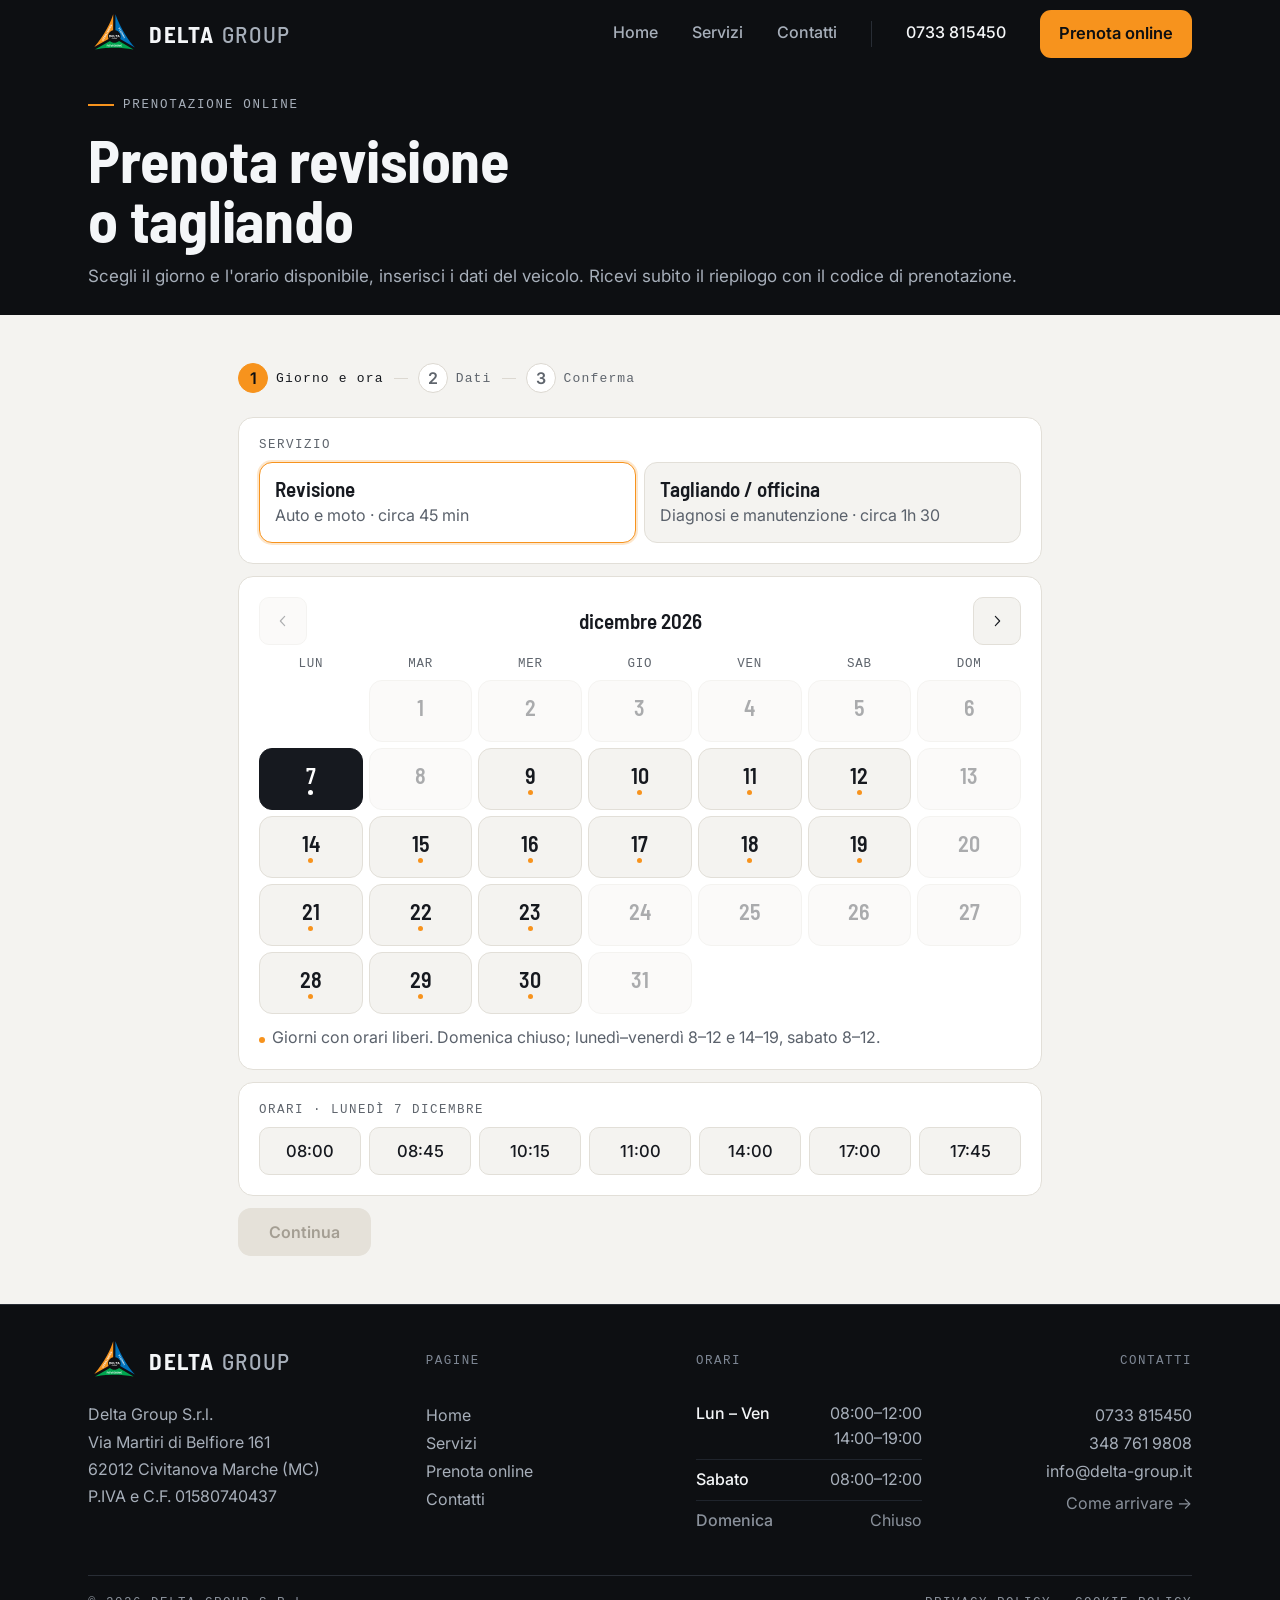
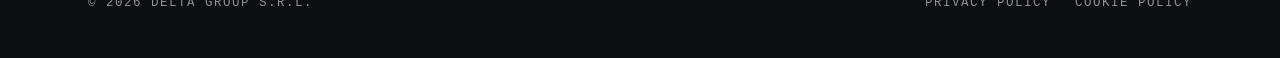
<file: prenota.html>
<!DOCTYPE html>
<html lang="it">
<head>
<meta charset="utf-8">
<meta name="viewport" content="width=device-width, initial-scale=1">
<title>Prenota revisione o tagliando — Delta Group S.r.l.</title>
<meta name="description" content="Prenota online la revisione o il tagliando presso Delta Group S.r.l., Civitanova Marche. Scegli giorno e ora, ricevi subito il codice di prenotazione.">
<meta name="theme-color" content="#0D0F12">
<meta name="robots" content="index,follow">
<meta property="og:title" content="Prenota revisione o tagliando — Delta Group S.r.l.">
<meta property="og:description" content="Scegli giorno e ora, inserisci i dati del veicolo e ricevi subito la conferma.">
<meta property="og:type" content="website">
<meta property="og:locale" content="it_IT">
<link rel="icon" href="assets/img/logo-delta.svg" type="image/svg+xml">
<link rel="preconnect" href="https://fonts.googleapis.com">
<link rel="preconnect" href="https://fonts.gstatic.com" crossorigin>
<link href="https://fonts.googleapis.com/css2?family=Barlow+Semi+Condensed:wght@500;600;700&family=Inter:wght@400;500;600&display=swap" rel="stylesheet">
<link rel="canonical" href="https://www.delta-group.it/prenota.html">
<meta property="og:url" content="https://www.delta-group.it/prenota.html">
<meta property="og:image" content="https://www.delta-group.it/assets/img/og-delta-group.png">
<meta property="og:image:width" content="1200">
<meta property="og:image:height" content="630">
<meta property="og:image:alt" content="Delta Group S.r.l. — autofficina e centro revisioni a Civitanova Marche">
<meta property="og:site_name" content="Delta Group S.r.l.">
<meta name="twitter:card" content="summary_large_image">
<link rel="apple-touch-icon" href="assets/img/apple-touch-icon.png">
<link rel="manifest" href="manifest.json">
<link rel="stylesheet" href="assets/css/style.css?v=18">
</head>
<body data-page="prenota">
<a class="skip" href="#main">Salta al contenuto</a>

<header class="site-header" id="siteHeader">
  <div class="wrap header-inner">
    <a class="logo" href="index.html" aria-label="Delta Group, home">
      <img class="logo-img" src="assets/img/logo-delta-inv.svg" alt="">
      <span class="logo-text">DELTA<span>&nbsp;GROUP</span></span>
    </a>
    <nav class="nav-desktop" aria-label="Navigazione principale">
      <a href="index.html">Home</a>
      <a href="servizi.html">Servizi</a>
      <a href="contatti.html">Contatti</a>
      <span class="nav-sep"></span>
      <a class="nav-tel" href="tel:+390733815450">0733 815450</a>
      <a class="btn btn-primary btn-sm" href="#bk" aria-current="page">Prenota online</a>
    </nav>
    <div class="header-actions">
      <a class="icon-btn" href="tel:+390733815450" aria-label="Chiama Delta Group">
        <svg viewBox="0 0 24 24" aria-hidden="true"><path d="M6.6 3.5h2.9l1.5 3.9-2 1.5a11.2 11.2 0 0 0 6.1 6.1l1.5-2 3.9 1.5v2.9a2 2 0 0 1-2.1 2A16.4 16.4 0 0 1 4.6 5.6a2 2 0 0 1 2-2.1Z"/></svg>
      </a>
      <button class="icon-btn" type="button" id="menuOpen" aria-label="Apri il menu" aria-expanded="false" aria-controls="drawer">
        <span class="burger" aria-hidden="true"></span>
      </button>
    </div>
  </div>
</header>

<div class="drawer" id="drawer" hidden role="dialog" aria-modal="true" aria-label="Menu di navigazione">
  <div class="drawer-top">
    <span class="logo">
      <img class="logo-img" src="assets/img/logo-delta-inv.svg" alt="">
      <span class="logo-text">DELTA<span>&nbsp;GROUP</span></span>
    </span>
    <button class="icon-btn" type="button" id="menuClose" aria-label="Chiudi il menu">
      <svg viewBox="0 0 24 24" aria-hidden="true"><path d="M5 5l14 14M19 5 5 19"/></svg>
    </button>
  </div>
  <nav class="drawer-nav" aria-label="Menu">
    <a href="index.html"><span>Home</span><em aria-hidden="true">›</em></a>
    <a href="servizi.html"><span>Servizi</span><em aria-hidden="true">›</em></a>
    <a href="servizi.html#tagliando"><span>Tagliando</span><em aria-hidden="true">›</em></a>
    <a href="servizi.html#revisioni"><span>Revisioni</span><em aria-hidden="true">›</em></a>
    <a href="servizi.html#officina"><span>Officina</span><em aria-hidden="true">›</em></a>
    <a href="servizi.html#pneumatici"><span>Pneumatici</span><em aria-hidden="true">›</em></a>
    <a href="servizi.html#gpl"><span>GPL e metano</span><em aria-hidden="true">›</em></a>
    <a href="prenota.html" class="is-current" aria-current="page"><span>Prenota online</span><em aria-hidden="true">›</em></a>
    <a href="contatti.html"><span>Contatti</span><em aria-hidden="true">›</em></a>
  </nav>
  <div class="drawer-foot">
    <span class="drawer-brand">
      <img class="drawer-brand-logo" src="assets/img/logo-delta-inv.svg" alt="">
      <span class="drawer-brand-txt">
        <b>DELTA GROUP</b>
        <em>AUTOFFICINA E CENTRO REVISIONI<br>CIVITANOVA MARCHE · MC</em>
      </span>
    </span>
    <p class="drawer-legal"><a href="privacy.html">PRIVACY POLICY</a><a href="cookie.html">COOKIE POLICY</a></p>
  </div>
</div>

<main id="main">

  <section class="page-head page-head--short">
    <div class="wrap">
      <p class="eyebrow"><span class="rule"></span>PRENOTAZIONE ONLINE</p>
      <h1>Prenota revisione <br>o tagliando</h1>
      <p class="lede">Scegli il giorno e l'orario disponibile, inserisci i dati del veicolo. Ricevi subito il riepilogo con il codice di prenotazione.</p>
    </div>
  </section>

  <section class="sec sec--warm bk" id="bk">
    <div class="wrap narrow">

      <ol class="steps" id="steps">
        <li class="step is-current"><b>1</b><span>Giorno e ora</span></li>
        <li class="step"><b>2</b><span>Dati</span></li>
        <li class="step"><b>3</b><span>Conferma</span></li>
      </ol>

      <!-- PASSO 1 — servizio, giorno, orario -->
      <div class="bk-step" id="step1">
        <div class="bk-card">
          <p class="label bk-lab" id="servLab">SERVIZIO</p>
          <div class="seg" role="radiogroup" aria-labelledby="servLab">
            <button type="button" class="seg-opt is-on" data-serv="revisione" role="radio" aria-checked="true">
              <b>Revisione</b><em>Auto e moto · circa 45 min</em>
            </button>
            <button type="button" class="seg-opt" data-serv="tagliando" role="radio" aria-checked="false">
              <b>Tagliando / officina</b><em>Diagnosi e manutenzione · circa 1h 30</em>
            </button>
          </div>
        </div>

        <div class="bk-card bk-card--cal">
          <div class="cal-head">
            <button type="button" class="cal-nav" id="calPrev" aria-label="Mese precedente">
              <svg viewBox="0 0 24 24" aria-hidden="true"><path d="M14.5 5 8 12l6.5 7"/></svg>
            </button>
            <p class="cal-title" id="calLabel">Caricamento…</p>
            <button type="button" class="cal-nav" id="calNext" aria-label="Mese successivo">
              <svg viewBox="0 0 24 24" aria-hidden="true"><path d="M9.5 5 16 12l-6.5 7"/></svg>
            </button>
          </div>
          <div class="cal-dow" aria-hidden="true"><span>LUN</span><span>MAR</span><span>MER</span><span>GIO</span><span>VEN</span><span>SAB</span><span>DOM</span></div>
          <div class="cal-grid" id="days" role="group" aria-label="Giorni del mese"></div>
          <p class="bk-hint"><span class="cal-key" aria-hidden="true"></span>Giorni con orari liberi. Domenica chiuso; lunedì–venerdì 8–12 e 14–19, sabato 8–12.</p>
        </div>

        <div class="bk-card" id="slotCard" hidden>
          <p class="label bk-lab" id="slotLab">ORARI DISPONIBILI</p>
          <div class="slots" id="slots" role="group" aria-labelledby="slotLab"></div>
        </div>

        <p class="form-msg is-ko" id="step1Msg" role="status" aria-live="polite" hidden></p>
        <button class="btn btn-primary btn-block" type="button" id="toStep2" disabled>Continua</button>
      </div>

      <!-- PASSO 2 — dati veicolo e contatto -->
      <div class="bk-step" id="step2" hidden>
        <div class="bk-recap">
          <span>
            <b id="recapServ">Revisione</b>
            <em id="recapWhen">—</em>
          </span>
          <button type="button" class="bk-edit" id="backTo1">Modifica</button>
        </div>

        <form class="form bk-form" id="bkForm" novalidate>
          <p class="label bk-lab">VEICOLO</p>
          <div class="form-2">
            <div class="field">
              <label for="tipo">Tipo di veicolo</label>
              <select id="tipo" name="tipo">
                <option value="auto">Auto</option>
                <option value="moto">Moto o ciclomotore</option>
                <option value="autocarro">Autocarro fino a 3,5 t</option>
              </select>
            </div>
            <div class="field">
              <label for="targa">Targa</label>
              <input id="targa" name="targa" type="text" inputmode="text" autocapitalize="characters" placeholder="AB123CD" required>
              <p class="err" data-err="targa" hidden>Inserisci la targa del veicolo.</p>
            </div>
            <div class="field">
              <label for="modello">Marca e modello</label>
              <input id="modello" name="modello" type="text" placeholder="Fiat Panda" required>
              <p class="err" data-err="modello" hidden>Inserisci marca e modello.</p>
            </div>
            <div class="field">
              <label for="anno">Anno di immatricolazione</label>
              <input id="anno" name="anno" type="number" inputmode="numeric" min="1950" max="2027" placeholder="2016" aria-describedby="err-anno" required>
              <p class="err" id="err-anno" data-err="anno" hidden>Inserisci un anno valido.</p>
            </div>
            <div class="field">
              <label for="alimentazione">Alimentazione</label>
              <select id="alimentazione" name="alimentazione">
                <option value="benzina">Benzina</option>
                <option value="diesel">Diesel</option>
                <option value="gpl">GPL</option>
                <option value="metano">Metano</option>
                <option value="ibrido">Ibrido</option>
                <option value="elettrico">Elettrico</option>
              </select>
            </div>
            <div class="field" id="fieldKm">
              <label for="km">Chilometri attuali <span class="opt">(facoltativo)</span></label>
              <input id="km" name="km" type="number" inputmode="numeric" min="0" placeholder="128000">
            </div>
          </div>

          <p class="label bk-lab">CONTATTI</p>
          <div class="form-2">
            <div class="field">
              <label for="nome">Nome e cognome</label>
              <input id="nome" name="nome" type="text" autocomplete="name" required>
              <p class="err" data-err="nome" hidden>Inserisci il tuo nome.</p>
            </div>
            <div class="field">
              <label for="tel">Telefono</label>
              <input id="tel" name="tel" type="tel" inputmode="tel" autocomplete="tel" placeholder="348 1234567" required>
              <p class="err" data-err="tel" hidden>Inserisci un numero di telefono valido.</p>
            </div>
            <div class="field field--full">
              <label for="email">E-mail</label>
              <input id="email" name="email" type="email" inputmode="email" autocomplete="email" placeholder="nome@esempio.it" required>
              <p class="err" data-err="email" hidden>Inserisci un indirizzo e-mail valido.</p>
            </div>
          </div>

          <div class="field">
            <label for="note">Note per l'officina <span class="opt">(facoltativo)</span></label>
            <textarea id="note" name="note" rows="3" placeholder="Es. rumore in frenata, scadenza bombole metano, richiesta preventivo."></textarea>
          </div>

          <label class="check" for="cortesia">
            <input type="checkbox" id="cortesia" name="cortesia">
            <span>Mi interessa l'auto di cortesia (su richiesta e secondo disponibilità)</span>
          </label>

          <label class="check" for="privacy">
            <input type="checkbox" id="privacy" name="privacy" required>
            <span>Ho letto la <a href="privacy.html">Privacy Policy</a> e acconsento al trattamento dei dati per gestire la prenotazione.</span>
          </label>
          <p class="err" data-err="privacy" hidden>Serve il consenso per procedere.</p>

          <p class="form-msg is-ko" id="formMsg" role="alert" aria-live="assertive" hidden></p>
          <button class="btn btn-primary btn-block" type="submit" id="bkSubmit">Conferma prenotazione</button>
          <p class="form-note">Nessun pagamento online. Riceverai il riepilogo via e-mail; per modifiche o disdette chiamaci allo 0733 815450.</p>
        </form>
      </div>

      <!-- PASSO 3 — conferma -->
      <div class="bk-step" id="step3" hidden>
        <div class="bk-ok">
          <span class="badge"><span class="dot"></span>Prenotazione confermata</span>
          <h2 id="okTitle">Ti aspettiamo</h2>
          <p class="lede" id="okWhen">—</p>
          <img class="bk-ok-logo" src="assets/img/logo-delta.svg" alt="Delta Group" width="120" height="120">
          <dl class="bk-list" id="okList"></dl>
          <div class="bk-ok-actions">
            <button type="button" class="btn btn-primary btn-sm" id="okIcs">Aggiungi al calendario</button>
            <a class="btn btn-outline btn-sm" id="okWa" href="https://wa.me/393487619808?text=Salve%2C%20ho%20prenotato%20dal%20sito.">Conferma su WhatsApp</a>
            <a class="btn btn-outline btn-sm" href="index.html">Torna alla home</a>
          </div>
        </div>
      </div>

    </div>
  </section>
</main>

<footer class="site-footer">
  <div class="wrap">
    <div class="footer-grid">
      <div class="footer-brand">
        <span class="logo">
          <img class="logo-img" src="assets/img/logo-delta-inv.svg" alt="">
          <span class="logo-text">DELTA<span>&nbsp;GROUP</span></span>
        </span>
        <p class="footer-addr">Delta Group S.r.l.<br>Via Martiri di Belfiore 161<br>62012 Civitanova Marche (MC)<br>P.IVA e C.F. 01580740437</p>
      </div>
      <div class="footer-col footer-col--nav">
        <p class="label">PAGINE</p>
        <a href="index.html">Home</a>
        <a href="servizi.html">Servizi</a>
        <a href="prenota.html">Prenota online</a>
        <a href="contatti.html">Contatti</a>
      </div>
      <div class="footer-col">
        <p class="label">ORARI</p>
        <p class="footer-hours"><span>Lun – Ven</span><em>08:00–12:00<br>14:00–19:00</em></p>
        <p class="footer-hours"><span>Sabato</span><em>08:00–12:00</em></p>
        <p class="footer-hours is-off"><span>Domenica</span><em>Chiuso</em></p>
      </div>
      <div class="footer-col">
        <p class="label">CONTATTI</p>
        <a href="tel:+390733815450">0733 815450</a>
        <a href="https://wa.me/393487619808?text=Salve%2C%20vi%20scrivo%20dal%20sito%20Delta%20Group.">348 761 9808</a>
        <a href="mailto:info@delta-group.it">info@delta-group.it</a>
        <a class="footer-map" href="https://www.google.com/maps?q=Via+Martiri+di+Belfiore+161,+62012+Civitanova+Marche+MC" target="_blank" rel="noopener">Come arrivare →</a>
      </div>
    </div>
    <div class="footer-legal">
      <span class="footer-copy">© 2026 DELTA GROUP S.R.L.</span>
      <span class="footer-links"><a href="privacy.html">PRIVACY POLICY</a><a href="cookie.html">COOKIE POLICY</a></span>
    </div>
  </div>
</footer>

<nav class="actionbar" id="actionbar" aria-label="Azioni rapide">
  <a class="ab ab-primary" href="#bk">
    <svg viewBox="0 0 24 24" aria-hidden="true"><rect x="3.5" y="5" width="17" height="15.5" rx="2.4"/><path d="M8 3.5v3M16 3.5v3M3.5 10h17"/></svg><span>Prenota</span>
  </a>
  <a class="ab" href="tel:+390733815450">
    <svg viewBox="0 0 24 24" aria-hidden="true"><path d="M6.6 3.5h2.9l1.5 3.9-2 1.5a11.2 11.2 0 0 0 6.1 6.1l1.5-2 3.9 1.5v2.9a2 2 0 0 1-2.1 2A16.4 16.4 0 0 1 4.6 5.6a2 2 0 0 1 2-2.1Z"/></svg><span>Chiama</span>
  </a>
  <a class="ab" href="https://wa.me/393487619808?text=Salve%2C%20vi%20scrivo%20dal%20sito%20Delta%20Group.">
    <svg viewBox="0 0 24 24" aria-hidden="true"><path d="M20 12.5a7.6 7.6 0 0 1-7.8 7.5 8.7 8.7 0 0 1-2.9-.5L5 21l1.3-3.6A7.3 7.3 0 0 1 4.4 12.5 7.6 7.6 0 0 1 12.2 5 7.6 7.6 0 0 1 20 12.5Z"/></svg><span>WhatsApp</span>
  </a>
</nav>

<div class="loader" id="loader" role="status" aria-live="polite" hidden>
  <div class="loader-box">
    <span class="loader-mark" aria-hidden="true"><i></i><i></i><i></i></span>
    <p class="loader-lab">RICHIESTA IN CORSO</p>
    <p class="loader-title">Stiamo confermando<br>la tua prenotazione</p>
    <p class="loader-note">Ci vogliono pochi secondi. Non chiudere la pagina.</p>
  </div>
</div>

<script src="assets/js/dati.js?v=18" defer></script>
<script src="assets/js/main.js?v=18" defer></script>
<script src="assets/js/prenota-api.js?v=18" defer></script>
<script src="assets/js/prenota.js?v=18" defer></script>
</body>
</html>
</file>
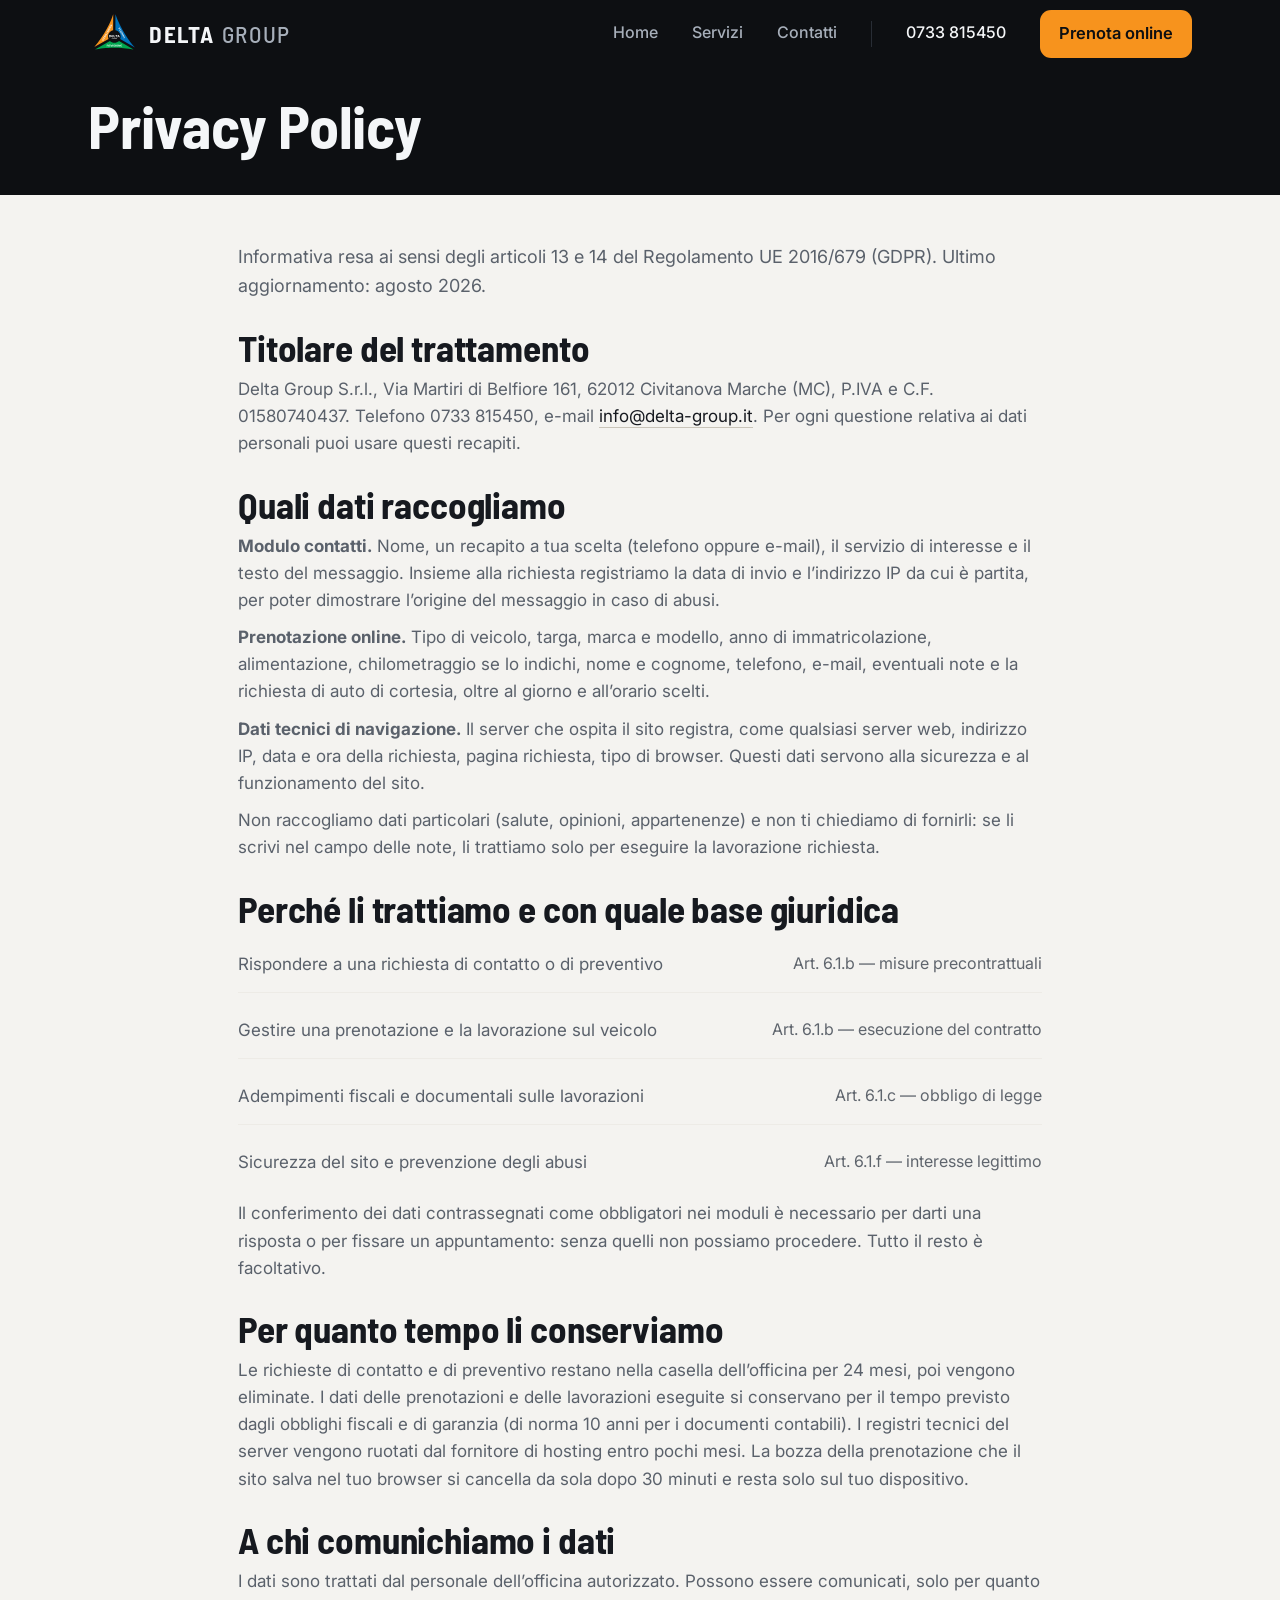
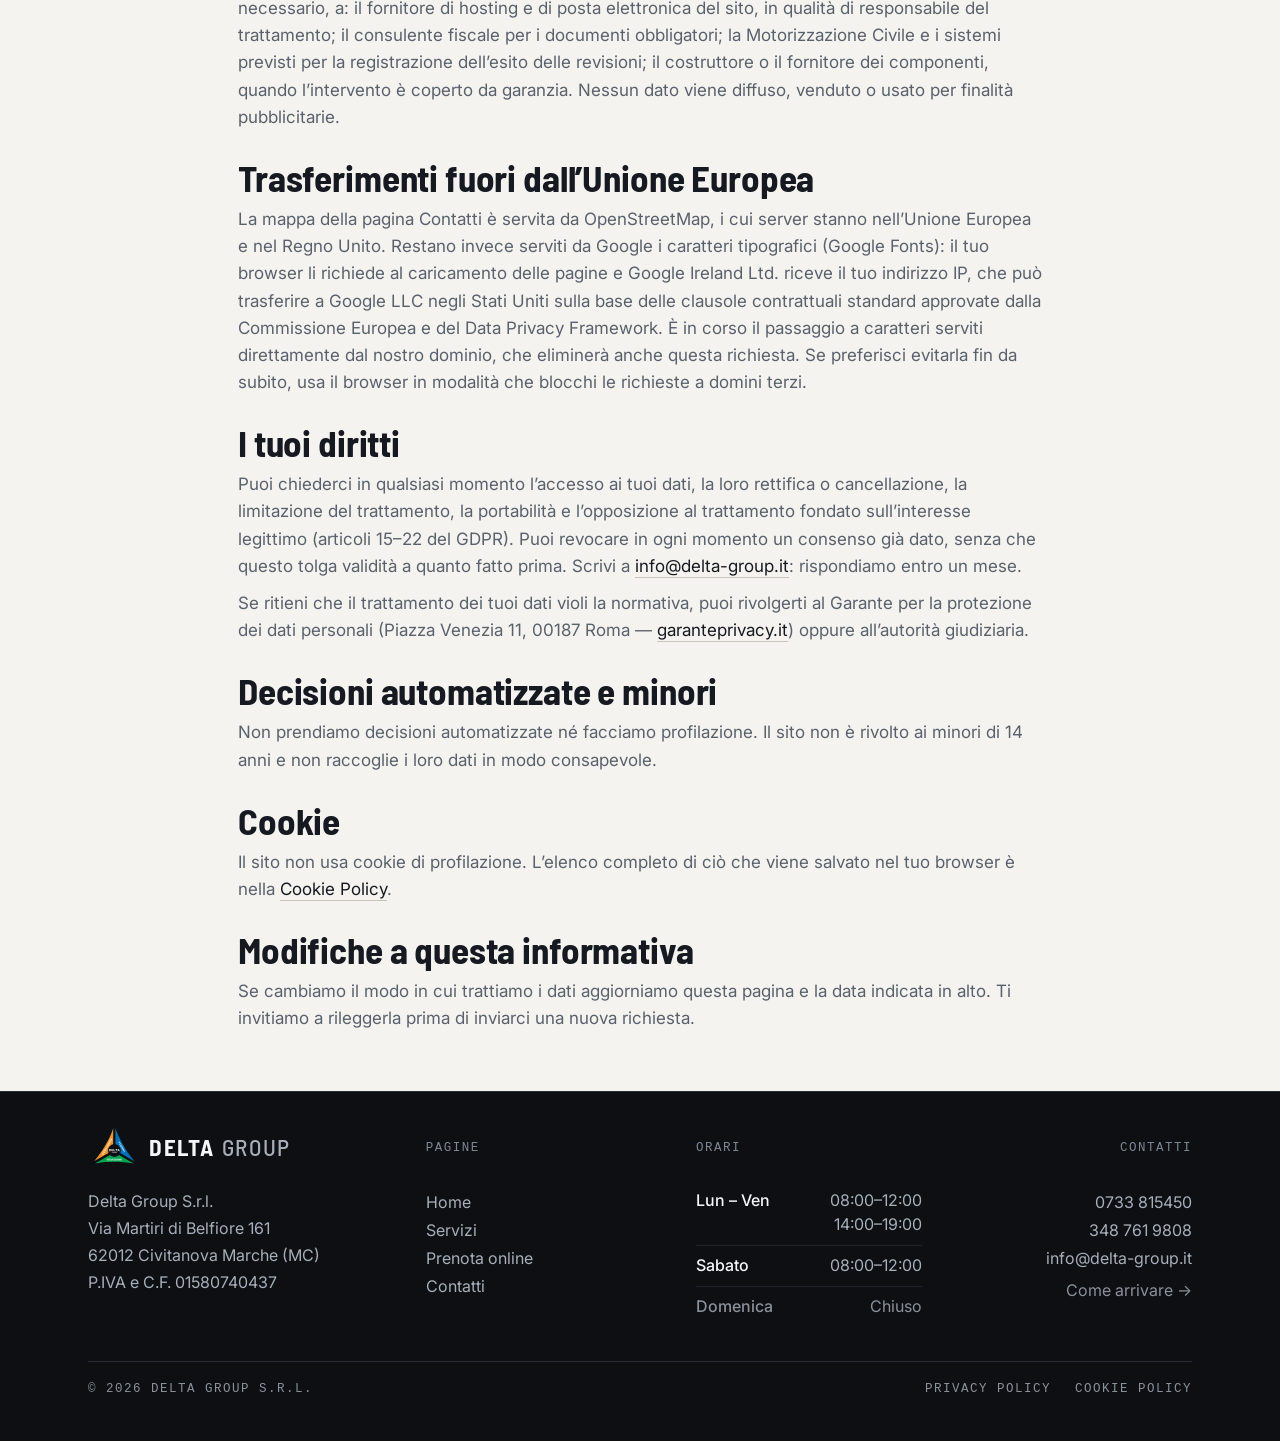
<file: privacy.html>
<!DOCTYPE html>
<html lang="it">
<head>
<meta charset="utf-8">
<meta name="viewport" content="width=device-width, initial-scale=1">
<title>Privacy Policy | Delta Group S.r.l.</title>
<meta name="description" content="Informativa privacy di Delta Group S.r.l.: quali dati raccogliamo dai moduli del sito, perché, per quanto tempo e come esercitare i tuoi diritti.">
<meta name="theme-color" content="#0D0F12">
<meta property="og:title" content="Privacy Policy | Delta Group S.r.l.">
<meta property="og:description" content="Informativa privacy di Delta Group S.r.l.: dati raccolti, finalità, conservazione e diritti dell’interessato.">
<meta property="og:type" content="website">
<meta property="og:locale" content="it_IT">
<link rel="icon" href="assets/img/logo-delta.svg" type="image/svg+xml">
<link rel="preconnect" href="https://fonts.googleapis.com">
<link rel="preconnect" href="https://fonts.gstatic.com" crossorigin>
<link href="https://fonts.googleapis.com/css2?family=Barlow+Semi+Condensed:wght@500;600;700&family=Inter:wght@400;500;600&display=swap" rel="stylesheet">
<link rel="canonical" href="https://www.delta-group.it/privacy.html">
<meta property="og:url" content="https://www.delta-group.it/privacy.html">
<meta property="og:image" content="https://www.delta-group.it/assets/img/og-delta-group.png">
<meta property="og:image:width" content="1200">
<meta property="og:image:height" content="630">
<meta property="og:image:alt" content="Delta Group S.r.l. — autofficina e centro revisioni a Civitanova Marche">
<meta property="og:site_name" content="Delta Group S.r.l.">
<meta name="twitter:card" content="summary_large_image">
<link rel="apple-touch-icon" href="assets/img/apple-touch-icon.png">
<link rel="manifest" href="manifest.json">
<link rel="stylesheet" href="assets/css/style.css?v=18">
</head>
<body data-page="legal">
<a class="skip" href="#main">Salta al contenuto</a>

<header class="site-header" id="siteHeader">
  <div class="wrap header-inner">
    <a class="logo" href="index.html" aria-label="Delta Group, home">
      <img class="logo-img" src="assets/img/logo-delta-inv.svg" alt="">
      <span class="logo-text">DELTA<span>&nbsp;GROUP</span></span>
    </a>
    <nav class="nav-desktop" aria-label="Navigazione principale">
      <a href="index.html">Home</a>
      <a href="servizi.html">Servizi</a>
      <a href="contatti.html">Contatti</a>
      <span class="nav-sep"></span>
      <a class="nav-tel" href="tel:+390733815450">0733 815450</a>
      <a class="btn btn-primary btn-sm" href="prenota.html">Prenota online</a>
    </nav>
    <div class="header-actions">
      <a class="icon-btn" href="tel:+390733815450" aria-label="Chiama Delta Group">
        <svg viewBox="0 0 24 24" aria-hidden="true"><path d="M6.6 3.5h2.9l1.5 3.9-2 1.5a11.2 11.2 0 0 0 6.1 6.1l1.5-2 3.9 1.5v2.9a2 2 0 0 1-2.1 2A16.4 16.4 0 0 1 4.6 5.6a2 2 0 0 1 2-2.1Z"/></svg>
      </a>
      <button class="icon-btn" type="button" id="menuOpen" aria-label="Apri il menu" aria-expanded="false" aria-controls="drawer">
        <span class="burger" aria-hidden="true"></span>
      </button>
    </div>
  </div>
</header>

<div class="drawer" id="drawer" hidden role="dialog" aria-modal="true" aria-label="Menu di navigazione">
  <div class="drawer-top">
    <span class="logo">
      <img class="logo-img" src="assets/img/logo-delta-inv.svg" alt="">
      <span class="logo-text">DELTA<span>&nbsp;GROUP</span></span>
    </span>
    <button class="icon-btn" type="button" id="menuClose" aria-label="Chiudi il menu">
      <svg viewBox="0 0 24 24" aria-hidden="true"><path d="M5 5l14 14M19 5 5 19"/></svg>
    </button>
  </div>
  <nav class="drawer-nav" aria-label="Menu">
    <a href="index.html"><span>Home</span><em aria-hidden="true">›</em></a>
    <a href="servizi.html"><span>Servizi</span><em aria-hidden="true">›</em></a>
    <a href="servizi.html#tagliando"><span>Tagliando</span><em aria-hidden="true">›</em></a>
    <a href="servizi.html#revisioni"><span>Revisioni</span><em aria-hidden="true">›</em></a>
    <a href="servizi.html#officina"><span>Officina</span><em aria-hidden="true">›</em></a>
    <a href="servizi.html#pneumatici"><span>Pneumatici</span><em aria-hidden="true">›</em></a>
    <a href="servizi.html#gpl"><span>GPL e metano</span><em aria-hidden="true">›</em></a>
    <a href="prenota.html"><span>Prenota online</span><em aria-hidden="true">›</em></a>
    <a href="contatti.html"><span>Contatti</span><em aria-hidden="true">›</em></a>
  </nav>
  <div class="drawer-foot">
    <span class="drawer-brand">
      <img class="drawer-brand-logo" src="assets/img/logo-delta-inv.svg" alt="">
      <span class="drawer-brand-txt">
        <b>DELTA GROUP</b>
        <em>AUTOFFICINA E CENTRO REVISIONI<br>CIVITANOVA MARCHE · MC</em>
      </span>
    </span>
    <p class="drawer-legal"><a href="privacy.html">PRIVACY POLICY</a><a href="cookie.html">COOKIE POLICY</a></p>
  </div>
</div>

<main id="main">
  <section class="page-head page-head--short">
    <div class="wrap"><h1>Privacy Policy</h1></div>
  </section>
  <section class="sec sec--warm">
    <div class="wrap narrow legal">
<p class="lede">Informativa resa ai sensi degli articoli 13 e 14 del Regolamento UE 2016/679 (GDPR). Ultimo aggiornamento: agosto 2026.</p>

<h2>Titolare del trattamento</h2>
<p>Delta Group S.r.l., Via Martiri di Belfiore 161, 62012 Civitanova Marche (MC), P.IVA e C.F. 01580740437. Telefono 0733 815450, e-mail <a href="mailto:info@delta-group.it">info@delta-group.it</a>. Per ogni questione relativa ai dati personali puoi usare questi recapiti.</p>

<h2>Quali dati raccogliamo</h2>
<p><strong>Modulo contatti.</strong> Nome, un recapito a tua scelta (telefono oppure e-mail), il servizio di interesse e il testo del messaggio. Insieme alla richiesta registriamo la data di invio e l’indirizzo IP da cui è partita, per poter dimostrare l’origine del messaggio in caso di abusi.</p>
<p><strong>Prenotazione online.</strong> Tipo di veicolo, targa, marca e modello, anno di immatricolazione, alimentazione, chilometraggio se lo indichi, nome e cognome, telefono, e-mail, eventuali note e la richiesta di auto di cortesia, oltre al giorno e all’orario scelti.</p>
<p><strong>Dati tecnici di navigazione.</strong> Il server che ospita il sito registra, come qualsiasi server web, indirizzo IP, data e ora della richiesta, pagina richiesta, tipo di browser. Questi dati servono alla sicurezza e al funzionamento del sito.</p>
<p>Non raccogliamo dati particolari (salute, opinioni, appartenenze) e non ti chiediamo di fornirli: se li scrivi nel campo delle note, li trattiamo solo per eseguire la lavorazione richiesta.</p>

<h2>Perché li trattiamo e con quale base giuridica</h2>
<div class="acc-body">
<p class="drow"><span>Rispondere a una richiesta di contatto o di preventivo</span><span>Art. 6.1.b — misure precontrattuali</span></p>
<p class="drow"><span>Gestire una prenotazione e la lavorazione sul veicolo</span><span>Art. 6.1.b — esecuzione del contratto</span></p>
<p class="drow"><span>Adempimenti fiscali e documentali sulle lavorazioni</span><span>Art. 6.1.c — obbligo di legge</span></p>
<p class="drow"><span>Sicurezza del sito e prevenzione degli abusi</span><span>Art. 6.1.f — interesse legittimo</span></p>
</div>
<p>Il conferimento dei dati contrassegnati come obbligatori nei moduli è necessario per darti una risposta o per fissare un appuntamento: senza quelli non possiamo procedere. Tutto il resto è facoltativo.</p>

<h2>Per quanto tempo li conserviamo</h2>
<p>Le richieste di contatto e di preventivo restano nella casella dell’officina per 24 mesi, poi vengono eliminate. I dati delle prenotazioni e delle lavorazioni eseguite si conservano per il tempo previsto dagli obblighi fiscali e di garanzia (di norma 10 anni per i documenti contabili). I registri tecnici del server vengono ruotati dal fornitore di hosting entro pochi mesi. La bozza della prenotazione che il sito salva nel tuo browser si cancella da sola dopo 30 minuti e resta solo sul tuo dispositivo.</p>

<h2>A chi comunichiamo i dati</h2>
<p>I dati sono trattati dal personale dell’officina autorizzato. Possono essere comunicati, solo per quanto necessario, a: il fornitore di hosting e di posta elettronica del sito, in qualità di responsabile del trattamento; il consulente fiscale per i documenti obbligatori; la Motorizzazione Civile e i sistemi previsti per la registrazione dell’esito delle revisioni; il costruttore o il fornitore dei componenti, quando l’intervento è coperto da garanzia. Nessun dato viene diffuso, venduto o usato per finalità pubblicitarie.</p>

<h2>Trasferimenti fuori dall’Unione Europea</h2>
<p>La mappa della pagina Contatti è servita da OpenStreetMap, i cui server stanno nell’Unione Europea e nel Regno Unito. Restano invece serviti da Google i caratteri tipografici (Google Fonts): il tuo browser li richiede al caricamento delle pagine e Google Ireland Ltd. riceve il tuo indirizzo IP, che può trasferire a Google LLC negli Stati Uniti sulla base delle clausole contrattuali standard approvate dalla Commissione Europea e del Data Privacy Framework. È in corso il passaggio a caratteri serviti direttamente dal nostro dominio, che eliminerà anche questa richiesta. Se preferisci evitarla fin da subito, usa il browser in modalità che blocchi le richieste a domini terzi.</p>

<h2>I tuoi diritti</h2>
<p>Puoi chiederci in qualsiasi momento l’accesso ai tuoi dati, la loro rettifica o cancellazione, la limitazione del trattamento, la portabilità e l’opposizione al trattamento fondato sull’interesse legittimo (articoli 15–22 del GDPR). Puoi revocare in ogni momento un consenso già dato, senza che questo tolga validità a quanto fatto prima. Scrivi a <a href="mailto:info@delta-group.it">info@delta-group.it</a>: rispondiamo entro un mese.</p>
<p>Se ritieni che il trattamento dei tuoi dati violi la normativa, puoi rivolgerti al Garante per la protezione dei dati personali (Piazza Venezia 11, 00187 Roma — <a href="https://www.garanteprivacy.it" target="_blank" rel="noopener">garanteprivacy.it</a>) oppure all’autorità giudiziaria.</p>

<h2>Decisioni automatizzate e minori</h2>
<p>Non prendiamo decisioni automatizzate né facciamo profilazione. Il sito non è rivolto ai minori di 14 anni e non raccoglie i loro dati in modo consapevole.</p>

<h2>Cookie</h2>
<p>Il sito non usa cookie di profilazione. L’elenco completo di ciò che viene salvato nel tuo browser è nella <a href="cookie.html">Cookie Policy</a>.</p>

<h2>Modifiche a questa informativa</h2>
<p>Se cambiamo il modo in cui trattiamo i dati aggiorniamo questa pagina e la data indicata in alto. Ti invitiamo a rileggerla prima di inviarci una nuova richiesta.</p>
</div>
  </section>
</main>

<footer class="site-footer">
  <div class="wrap">
    <div class="footer-grid">
      <div class="footer-brand">
        <span class="logo">
          <img class="logo-img" src="assets/img/logo-delta-inv.svg" alt="">
          <span class="logo-text">DELTA<span>&nbsp;GROUP</span></span>
        </span>
        <p class="footer-addr">Delta Group S.r.l.<br>Via Martiri di Belfiore 161<br>62012 Civitanova Marche (MC)<br>P.IVA e C.F. 01580740437</p>
      </div>
      <div class="footer-col footer-col--nav">
        <p class="label">PAGINE</p>
        <a href="index.html">Home</a>
        <a href="servizi.html">Servizi</a>
        <a href="prenota.html">Prenota online</a>
        <a href="contatti.html">Contatti</a>
      </div>
      <div class="footer-col">
        <p class="label">ORARI</p>
        <p class="footer-hours"><span>Lun – Ven</span><em>08:00–12:00<br>14:00–19:00</em></p>
        <p class="footer-hours"><span>Sabato</span><em>08:00–12:00</em></p>
        <p class="footer-hours is-off"><span>Domenica</span><em>Chiuso</em></p>
      </div>
      <div class="footer-col">
        <p class="label">CONTATTI</p>
        <a href="tel:+390733815450">0733 815450</a>
        <a href="https://wa.me/393487619808?text=Salve%2C%20vi%20scrivo%20dal%20sito%20Delta%20Group.">348 761 9808</a>
        <a href="mailto:info@delta-group.it">info@delta-group.it</a>
        <a class="footer-map" href="https://www.google.com/maps?q=Via+Martiri+di+Belfiore+161,+62012+Civitanova+Marche+MC" target="_blank" rel="noopener">Come arrivare →</a>
      </div>
    </div>
    <div class="footer-legal">
      <span class="footer-copy">© 2026 DELTA GROUP S.R.L.</span>
      <span class="footer-links"><a href="privacy.html">PRIVACY POLICY</a><a href="cookie.html">COOKIE POLICY</a></span>
    </div>
  </div>
</footer>

<nav class="actionbar" id="actionbar" aria-label="Azioni rapide">
  <a class="ab ab-primary" href="prenota.html">
    <svg viewBox="0 0 24 24" aria-hidden="true"><rect x="3.5" y="5" width="17" height="15.5" rx="2.4"/><path d="M8 3.5v3M16 3.5v3M3.5 10h17"/></svg><span>Prenota</span>
  </a>
  <a class="ab" href="tel:+390733815450">
    <svg viewBox="0 0 24 24" aria-hidden="true"><path d="M6.6 3.5h2.9l1.5 3.9-2 1.5a11.2 11.2 0 0 0 6.1 6.1l1.5-2 3.9 1.5v2.9a2 2 0 0 1-2.1 2A16.4 16.4 0 0 1 4.6 5.6a2 2 0 0 1 2-2.1Z"/></svg><span>Chiama</span>
  </a>
  <a class="ab" href="https://wa.me/393487619808?text=Salve%2C%20vi%20scrivo%20dal%20sito%20Delta%20Group.">
    <svg viewBox="0 0 24 24" aria-hidden="true"><path d="M20 12.5a7.6 7.6 0 0 1-7.8 7.5 8.7 8.7 0 0 1-2.9-.5L5 21l1.3-3.6A7.3 7.3 0 0 1 4.4 12.5 7.6 7.6 0 0 1 12.2 5 7.6 7.6 0 0 1 20 12.5Z"/></svg><span>WhatsApp</span>
  </a>
</nav>

<script src="assets/js/dati.js?v=18" defer></script>
<script src="assets/js/main.js?v=18" defer></script>
</body>
</html>
</file>
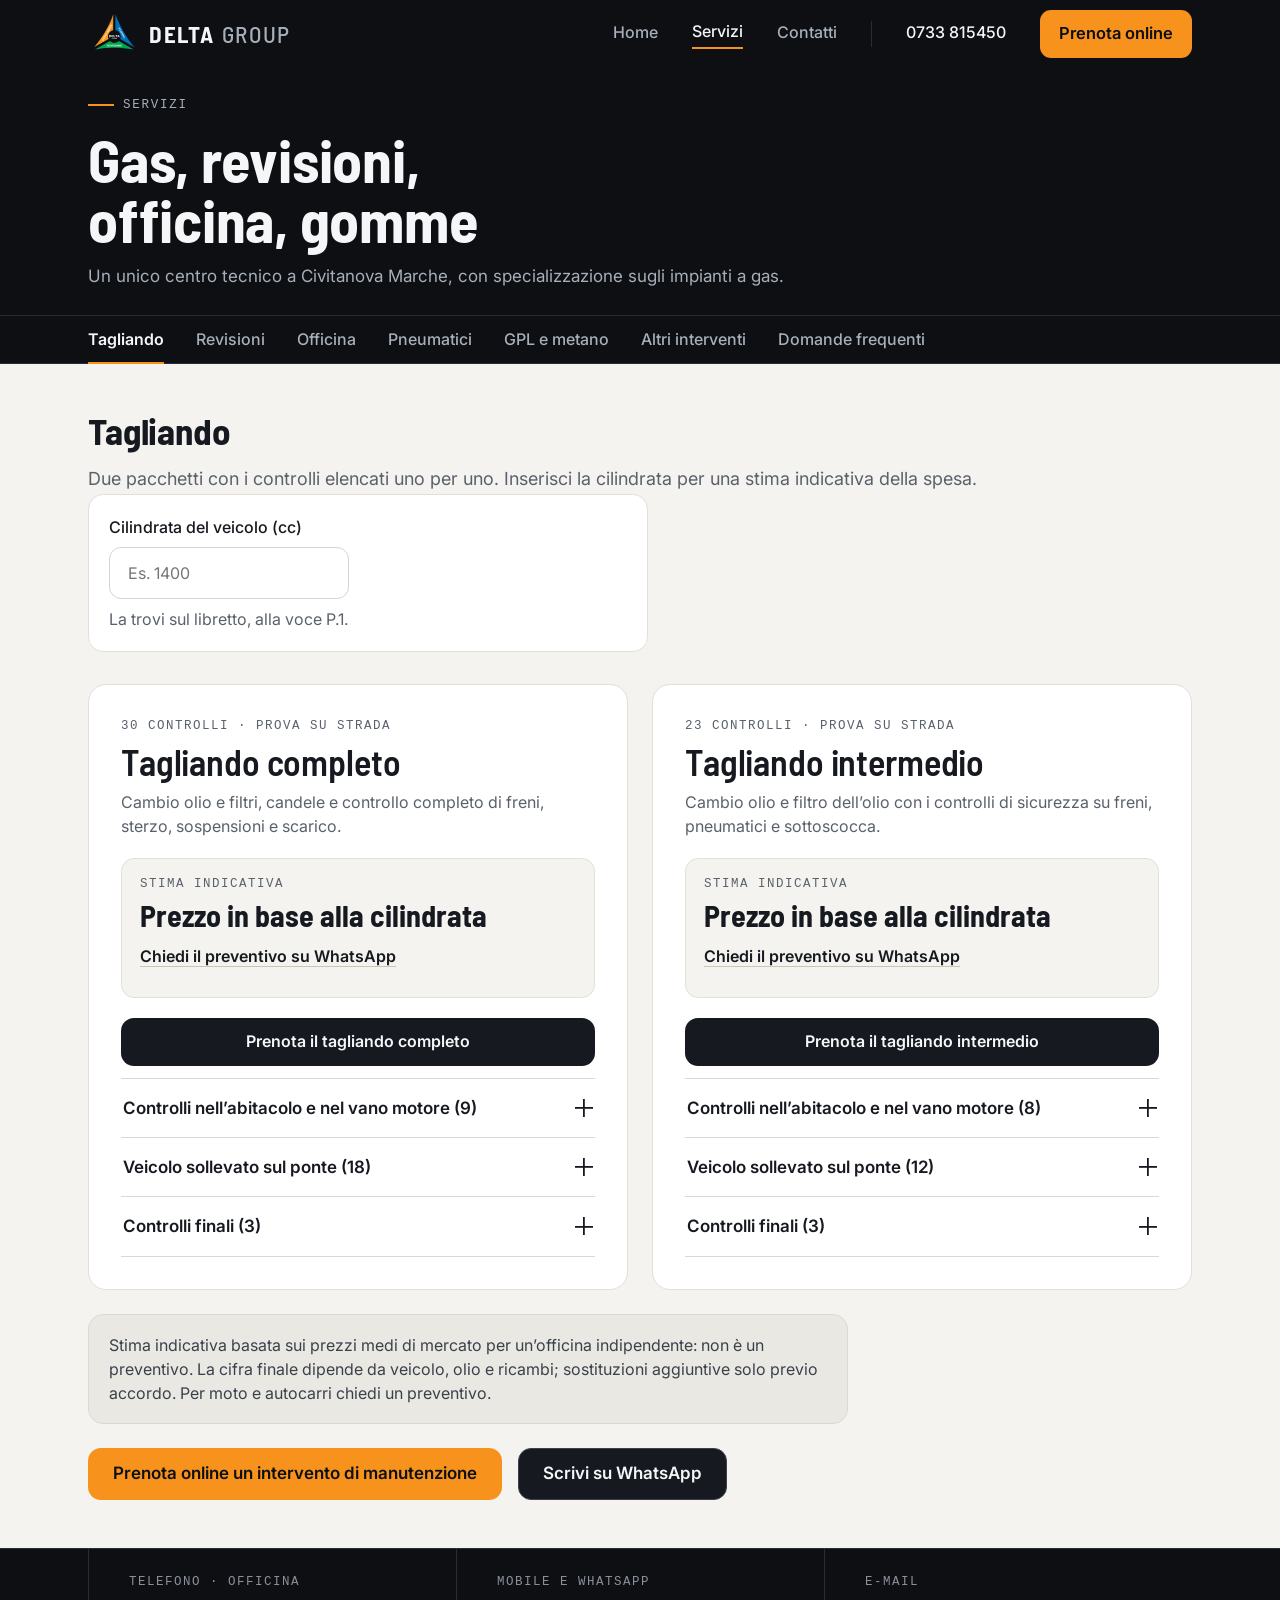
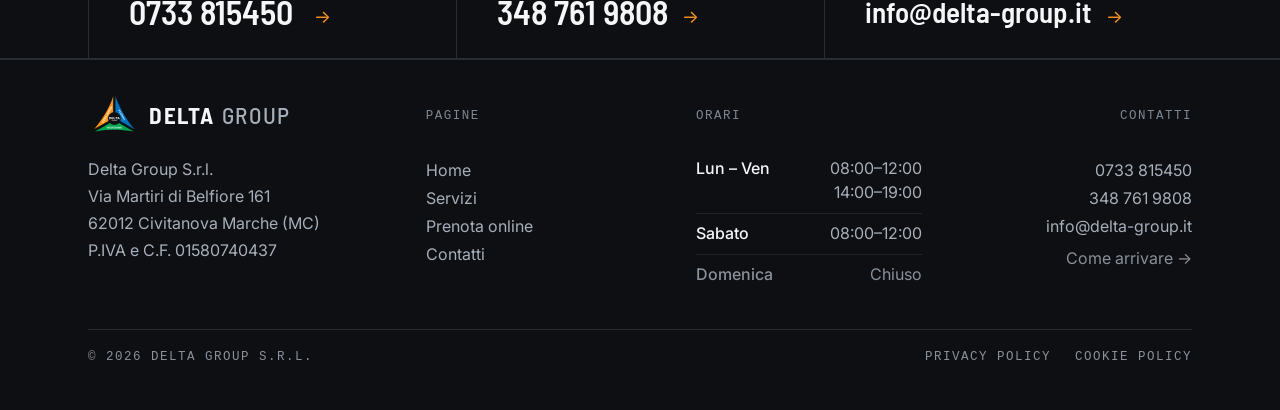
<file: servizi.html>
<!DOCTYPE html>
<html lang="it">
<head>
<meta charset="utf-8">
<meta name="viewport" content="width=device-width, initial-scale=1">
<title>Servizi — GPL e metano, revisioni, officina, pneumatici | Delta Group</title>
<meta name="description" content="Impianti GPL e metano, serbatoi e bombole CNG4, revisioni auto e moto in sede, meccanica, elettrauto, diagnosi e pneumatici a Civitanova Marche.">
<meta name="theme-color" content="#0D0F12">
<meta property="og:title" content="Servizi — GPL e metano, revisioni, officina, pneumatici | Delta Group">
<meta property="og:description" content="Impianti GPL e metano, serbatoi e bombole CNG4, revisioni auto e moto in sede, meccanica, elettrauto, diagnosi e pneumatici a Civitanova Marche.">
<meta property="og:type" content="website">
<meta property="og:locale" content="it_IT">
<link rel="icon" href="assets/img/logo-delta.svg" type="image/svg+xml">
<link rel="preconnect" href="https://fonts.googleapis.com">
<link rel="preconnect" href="https://fonts.gstatic.com" crossorigin>
<link href="https://fonts.googleapis.com/css2?family=Barlow+Semi+Condensed:wght@500;600;700&family=Inter:wght@400;500;600&display=swap" rel="stylesheet">
<link rel="canonical" href="https://www.delta-group.it/servizi.html">
<meta property="og:url" content="https://www.delta-group.it/servizi.html">
<meta property="og:image" content="https://www.delta-group.it/assets/img/og-delta-group.png">
<meta property="og:image:width" content="1200">
<meta property="og:image:height" content="630">
<meta property="og:image:alt" content="Delta Group S.r.l. — autofficina e centro revisioni a Civitanova Marche">
<meta property="og:site_name" content="Delta Group S.r.l.">
<meta name="twitter:card" content="summary_large_image">
<link rel="apple-touch-icon" href="assets/img/apple-touch-icon.png">
<link rel="manifest" href="manifest.json">
<link rel="stylesheet" href="assets/css/style.css?v=18">
</head>
<body data-page="servizi">
<a class="skip" href="#main">Salta al contenuto</a>

<header class="site-header" id="siteHeader">
  <div class="wrap header-inner">
    <a class="logo" href="index.html" aria-label="Delta Group, home">
      <img class="logo-img" src="assets/img/logo-delta-inv.svg" alt="">
      <span class="logo-text">DELTA<span>&nbsp;GROUP</span></span>
    </a>
    <nav class="nav-desktop" aria-label="Navigazione principale">
      <a href="index.html">Home</a>
      <a href="servizi.html" class="is-current" aria-current="page">Servizi</a>
      <a href="contatti.html">Contatti</a>
      <span class="nav-sep"></span>
      <a class="nav-tel" href="tel:+390733815450">0733 815450</a>
      <a class="btn btn-primary btn-sm" href="prenota.html">Prenota online</a>
    </nav>
    <div class="header-actions">
      <a class="icon-btn" href="tel:+390733815450" aria-label="Chiama Delta Group">
        <svg viewBox="0 0 24 24" aria-hidden="true"><path d="M6.6 3.5h2.9l1.5 3.9-2 1.5a11.2 11.2 0 0 0 6.1 6.1l1.5-2 3.9 1.5v2.9a2 2 0 0 1-2.1 2A16.4 16.4 0 0 1 4.6 5.6a2 2 0 0 1 2-2.1Z"/></svg>
      </a>
      <button class="icon-btn" type="button" id="menuOpen" aria-label="Apri il menu" aria-expanded="false" aria-controls="drawer">
        <span class="burger" aria-hidden="true"></span>
      </button>
    </div>
  </div>
</header>

<div class="drawer" id="drawer" hidden role="dialog" aria-modal="true" aria-label="Menu di navigazione">
  <div class="drawer-top">
    <span class="logo">
      <img class="logo-img" src="assets/img/logo-delta-inv.svg" alt="">
      <span class="logo-text">DELTA<span>&nbsp;GROUP</span></span>
    </span>
    <button class="icon-btn" type="button" id="menuClose" aria-label="Chiudi il menu">
      <svg viewBox="0 0 24 24" aria-hidden="true"><path d="M5 5l14 14M19 5 5 19"/></svg>
    </button>
  </div>
  <nav class="drawer-nav" aria-label="Menu">
    <a href="index.html"><span>Home</span><em aria-hidden="true">›</em></a>
    <a href="servizi.html" class="is-current" aria-current="page"><span>Servizi</span><em aria-hidden="true">›</em></a>
    <a href="servizi.html#tagliando"><span>Tagliando</span><em aria-hidden="true">›</em></a>
    <a href="servizi.html#revisioni"><span>Revisioni</span><em aria-hidden="true">›</em></a>
    <a href="servizi.html#officina"><span>Officina</span><em aria-hidden="true">›</em></a>
    <a href="servizi.html#pneumatici"><span>Pneumatici</span><em aria-hidden="true">›</em></a>
    <a href="servizi.html#gpl"><span>GPL e metano</span><em aria-hidden="true">›</em></a>
    <a href="prenota.html"><span>Prenota online</span><em aria-hidden="true">›</em></a>
    <a href="contatti.html"><span>Contatti</span><em aria-hidden="true">›</em></a>
  </nav>
  <div class="drawer-foot">
    <span class="drawer-brand">
      <img class="drawer-brand-logo" src="assets/img/logo-delta-inv.svg" alt="">
      <span class="drawer-brand-txt">
        <b>DELTA GROUP</b>
        <em>AUTOFFICINA E CENTRO REVISIONI<br>CIVITANOVA MARCHE · MC</em>
      </span>
    </span>
    <p class="drawer-legal"><a href="privacy.html">PRIVACY POLICY</a><a href="cookie.html">COOKIE POLICY</a></p>
  </div>
</div>

<main id="main">
  <section class="page-head">
    <div class="wrap">
      <p class="eyebrow"><span class="rule"></span>SERVIZI</p>
      <h1>Gas, revisioni, <br>officina, gomme</h1>
      <p class="lede">Un unico centro tecnico a Civitanova Marche, con specializzazione sugli impianti a gas.</p>
    </div>
  </section>

  <nav class="anchor-nav" aria-label="Sezioni della pagina">
    <div class="anchor-scroll" role="tablist" aria-label="Sezioni dei servizi">
      <a href="#tagliando" id="tab-tagliando" role="tab" aria-controls="tagliando" aria-selected="false">Tagliando</a>
      <a href="#revisioni" id="tab-revisioni" role="tab" aria-controls="revisioni" aria-selected="false">Revisioni</a>
      <a href="#officina" id="tab-officina" role="tab" aria-controls="officina" aria-selected="false">Officina</a>
      <a href="#pneumatici" id="tab-pneumatici" role="tab" aria-controls="pneumatici" aria-selected="false">Pneumatici</a>
      <a href="#gpl" id="tab-gpl" role="tab" aria-controls="gpl" aria-selected="false">GPL e metano</a>
      <a href="#altri" id="tab-altri" role="tab" aria-controls="altri" aria-selected="false">Altri interventi</a>
      <a href="#faq" id="tab-faq" role="tab" aria-controls="faq" aria-selected="false">Domande frequenti</a>
    </div>
  </nav>

  <section class="sec sec--warm" id="tagliando" role="tabpanel" aria-labelledby="tab-tagliando">
    <div class="wrap">
      <h2 class="with-num">Tagliando</h2>
      <p class="lede">Due pacchetti con i controlli elencati uno per uno. Inserisci la cilindrata per una stima indicativa della spesa.</p>
      <div class="calc field" id="calc" hidden>
        <label for="cc">Cilindrata del veicolo (cc)</label>
        <input id="cc" name="cc" type="text" inputmode="numeric" autocomplete="off" placeholder="Es. 1400" aria-describedby="ccAiuto ccErr">
        <p class="calc-aiuto" id="ccAiuto">La trovi sul libretto, alla voce P.1.</p>
        <p class="err" id="ccErr" role="alert" hidden></p>
        <p class="calc-fascia" id="ccFascia" aria-live="polite"></p>
      </div>
      <div class="pkg-grid">
        <article class="card pkg" data-pacchetto="completo" aria-labelledby="pkg-completo">
          <p class="label">30 CONTROLLI · PROVA SU STRADA</p>
          <h3 id="pkg-completo">Tagliando completo</h3>
          <p>Cambio olio e filtri, candele e controllo completo di freni, sterzo, sospensioni e scarico.</p>
          <div class="pkg-prezzo-box">
            <p class="label">STIMA INDICATIVA</p>
            <p class="pkg-prezzo" aria-live="polite">Prezzo in base alla cilindrata</p>
            <a class="pkg-wa link-testo" href="https://wa.me/393487619808?text=Salve%2C%20vorrei%20un%20preventivo%20per%20il%20tagliando%20completo.">Chiedi il preventivo su WhatsApp</a>
          </div>
          <a class="btn btn-dark btn-block pkg-prenota" href="prenota.html?servizio=tagliando&amp;pacchetto=completo">Prenota il tagliando completo</a>
          <details class="acc">
            <summary>Controlli nell’abitacolo e nel vano motore (9)</summary>
            <div class="acc-body">
            <ul class="checklist">
              <li>Verificare il funzionamento della strumentazione, degli indicatori, di tutte le spie di avvertimento e del clacson.</li>
              <li>Verificare il funzionamento delle luci interne ed esterne.</li>
              <li>Controllare lo stato delle spazzole tergicristallo anteriori e posteriori (se presenti) e il funzionamento del sistema lavavetri. Rabboccare il liquido se necessario.</li>
              <li>Controllare il livello del liquido dei freni ed effettuare il rabbocco se le condizioni del liquido sono soddisfacenti. In caso contrario, proporre la sostituzione, previo accordo con il cliente, con un costo aggiuntivo.</li>
              <li>Controllare il livello del liquido della frizione e del servosterzo (se applicabile) ed effettuare il rabbocco.</li>
              <li>Controllare i terminali della batteria e verificarne il corretto fissaggio.</li>
              <li>Sostituire le candele di accensione (le candele a lunga durata o all’iridio comportano un costo aggiuntivo, se ne è prevista la sostituzione).</li>
              <li>Controllare il funzionamento e la corsa del freno di stazionamento (freno a mano).</li>
              <li>Controllare il funzionamento e la corsa del pedale del freno.</li>
            </ul>
            </div>
          </details>
          <details class="acc">
            <summary>Veicolo sollevato sul ponte (18)</summary>
            <div class="acc-body">
            <ul class="checklist">
              <li>Controllare, se presente, lo stato e la tensione della cinghia del servosterzo o della cinghia dei servizi.</li>
              <li>Controllare il fissaggio e lo stato di usura dei supporti motore e cambio.</li>
              <li>Ispezionare il sottoscocca del veicolo per individuare eventuali fenomeni di corrosione o danni.</li>
              <li>Controllare visivamente il radiatore e il sistema di raffreddamento per individuare eventuali perdite e verificare lo stato dei manicotti.</li>
              <li>Sostituire il filtro dell’olio.</li>
              <li>Sostituire l’olio motore (compreso l’olio completamente sintetico, se richiesto).</li>
              <li>Sostituire il filtro dell’aria.</li>
              <li>Controllare le pastiglie e i dischi dei freni anteriori e posteriori, misurandone lo spessore.</li>
              <li>Controllare visivamente lo stato e il fissaggio della scatola guida, delle sospensioni, dei relativi supporti e delle cuffie.</li>
              <li>Controllare visivamente le testine dello sterzo e i giunti sferici (snodi), verificandone lo stato, l’usura e il fissaggio.</li>
              <li>Controllare visivamente i giunti dei semiassi, verificandone l’usura e lo stato delle cuffie, nonché i giunti dell’albero di trasmissione (se presente).</li>
              <li>Controllare visivamente lo stato dell’impianto di scarico, il suo fissaggio e l’eventuale presenza di perdite.</li>
              <li>Controllare visivamente lo stato e il fissaggio delle tubazioni del carburante, delle tubazioni dei freni, dei tubi flessibili e dei cavi del freno a mano.</li>
              <li>Verificare l’eventuale presenza di perdite di liquido freni sulle piastre posteriori dei freni (lato interno dei freni).</li>
              <li>Controllare visivamente gli ammortizzatori anteriori e posteriori, le sospensioni e i relativi supporti, verificando usura, condizioni generali ed eventuali perdite.</li>
              <li>Controllare lo stato e l’usura di tutti gli pneumatici. Verificare e regolare la pressione di gonfiaggio.</li>
              <li>Controllare i cuscinetti delle ruote per individuare eventuali giochi eccessivi o rumori anomali.</li>
              <li>Controllare e fornire indicazioni sull’intervallo previsto per la sostituzione della cinghia di distribuzione.</li>
            </ul>
            </div>
          </details>
          <details class="acc">
            <summary>Controlli finali (3)</summary>
            <div class="acc-body">
            <ul class="checklist">
              <li>Effettuare una prova su strada.</li>
              <li>Azzerare l’indicatore di manutenzione (se previsto).</li>
              <li>Apporre il timbro sul libretto di manutenzione.</li>
            </ul>
            </div>
          </details>
        </article>
        <article class="card pkg" data-pacchetto="intermedio" aria-labelledby="pkg-intermedio">
          <p class="label">23 CONTROLLI · PROVA SU STRADA</p>
          <h3 id="pkg-intermedio">Tagliando intermedio</h3>
          <p>Cambio olio e filtro dell’olio con i controlli di sicurezza su freni, pneumatici e sottoscocca.</p>
          <div class="pkg-prezzo-box">
            <p class="label">STIMA INDICATIVA</p>
            <p class="pkg-prezzo" aria-live="polite">Prezzo in base alla cilindrata</p>
            <a class="pkg-wa link-testo" href="https://wa.me/393487619808?text=Salve%2C%20vorrei%20un%20preventivo%20per%20il%20tagliando%20intermedio.">Chiedi il preventivo su WhatsApp</a>
          </div>
          <a class="btn btn-dark btn-block pkg-prenota" href="prenota.html?servizio=tagliando&amp;pacchetto=intermedio">Prenota il tagliando intermedio</a>
          <details class="acc">
            <summary>Controlli nell’abitacolo e nel vano motore (8)</summary>
            <div class="acc-body">
            <ul class="checklist">
              <li>Verificare il funzionamento della strumentazione, degli indicatori, di tutte le spie di avvertimento e del clacson.</li>
              <li>Verificare il funzionamento delle luci interne ed esterne.</li>
              <li>Controllare lo stato delle spazzole tergicristallo anteriori e posteriori (se presenti) e il funzionamento del sistema lavavetri.</li>
              <li>Controllare il livello del liquido dei freni ed effettuare il rabbocco se le condizioni del liquido sono soddisfacenti. In caso contrario, proporre la sostituzione, previo accordo con il cliente, con un costo aggiuntivo.</li>
              <li>Controllare i terminali della batteria e verificarne il corretto fissaggio.</li>
              <li>Controllare il funzionamento della frizione.</li>
              <li>Controllare il funzionamento e la corsa del freno di stazionamento (freno a mano).</li>
              <li>Controllare il funzionamento e la corsa del pedale del freno.</li>
            </ul>
            </div>
          </details>
          <details class="acc">
            <summary>Veicolo sollevato sul ponte (12)</summary>
            <div class="acc-body">
            <ul class="checklist">
              <li>Ispezionare il sottoscocca del veicolo per individuare eventuali fenomeni di corrosione o danni.</li>
              <li>Sostituire il filtro dell’olio.</li>
              <li>Sostituire l’olio motore (compreso l’olio completamente sintetico, se richiesto).</li>
              <li>Controllare visivamente lo stato e il fissaggio dei supporti dello sterzo e delle sospensioni, nonché delle relative cuffie.</li>
              <li>Controllare visivamente i giunti dei semiassi, verificandone l’usura e lo stato delle cuffie, nonché i giunti dell’albero di trasmissione (se presente).</li>
              <li>Controllare visivamente lo stato dell’impianto di scarico, il suo fissaggio e l’eventuale presenza di perdite.</li>
              <li>Controllare visivamente lo stato e il fissaggio delle tubazioni del carburante, delle tubazioni dei freni, dei tubi flessibili e dei cavi del freno a mano.</li>
              <li>Controllare visivamente l’eventuale presenza di perdite di liquido freni sulle piastre posteriori dei freni (senza smontare le ruote).</li>
              <li>Controllare visivamente lo stato degli ammortizzatori anteriori e posteriori e delle sospensioni, verificando eventuali perdite.</li>
              <li>Controllare lo stato di tutti gli pneumatici e verificare e regolare la pressione di gonfiaggio.</li>
              <li>Controllare i cuscinetti delle ruote per individuare eventuali giochi eccessivi o rumori anomali.</li>
              <li>Controllare e fornire indicazioni sull’intervallo previsto per la sostituzione della cinghia di distribuzione (su richiesta del cliente, con eventuale costo aggiuntivo).</li>
            </ul>
            </div>
          </details>
          <details class="acc">
            <summary>Controlli finali (3)</summary>
            <div class="acc-body">
            <ul class="checklist">
              <li>Effettuare una prova su strada.</li>
              <li>Azzerare l’indicatore di manutenzione (se previsto).</li>
              <li>Apporre il timbro sul libretto di manutenzione.</li>
            </ul>
            </div>
          </details>
        </article>
      </div>
      <p class="note pkg-note">Stima indicativa basata sui prezzi medi di mercato per un’officina indipendente: non è un preventivo. La cifra finale dipende da veicolo, olio e ricambi; sostituzioni aggiuntive solo previo accordo. Per moto e autocarri chiedi un preventivo.</p>
      <div class="cta-row">
        <a class="btn btn-primary" href="prenota.html?servizio=tagliando">Prenota online un intervento di manutenzione</a>
        <a class="btn btn-outline" href="https://wa.me/393487619808?text=Salve%2C%20vorrei%20informazioni%20sul%20tagliando.%20Modello%2C%20anno%20e%20cilindrata%3A%20">Scrivi su WhatsApp</a>
      </div>
    </div>
  </section>

  <section class="sec sec--dark" id="revisioni" role="tabpanel" aria-labelledby="tab-revisioni">
    <div class="wrap split split--rev">
      <div class="split-media ph" style="background-image:url('https://images.pexels.com/photos/32152039/pexels-photo-32152039.jpeg?auto=compress&cs=tinysrgb&w=1400')" data-ph="FOTO-07-REVISIONI · LINEA REVISIONI, PROVA FRENI"></div>
      <div>
        <h2 class="with-num">Revisioni</h2>
        <p class="lede">Effettuiamo le revisioni di auto e moto direttamente in sede, senza spostamenti in altri centri. Telefona per concordare giorno e orario.</p>
        <div class="media-m ph" style="background-image:url('https://images.pexels.com/photos/32152039/pexels-photo-32152039.jpeg?auto=compress&cs=tinysrgb&w=1400')" data-ph="FOTO-07-REVISIONI · PROVA FRENI"></div>
        <ul class="rulelist">
          <li><h3>Revisioni auto</h3><p>Controllo periodico completo con esito registrato.</p></li>
          <li><h3>Revisioni moto</h3><p>Stesso servizio per motocicli e ciclomotori.</p></li>
          <li><h3>Controlli in sede</h3><p>Consegni il veicolo qui: nessun altro centro coinvolto.</p></li>
        </ul>
        <details class="acc acc--dark">
          <summary>Che cosa significa MCTC</summary>
          <div class="acc-body"><p>MCTC sta per Motorizzazione Civile: è l’ufficio pubblico che autorizza i centri revisione e registra l’esito del controllo del veicolo.</p></div>
        </details>
        <a class="btn btn-primary btn-block-m" href="prenota.html">Prenota la revisione</a>
      </div>
    </div>
  </section>

  <section class="sec sec--light" id="officina" role="tabpanel" aria-labelledby="tab-officina">
    <div class="wrap split">
      <div>
        <h2 class="with-num">Officina</h2>
        <p class="lede">Meccanica, elettrauto e diagnosi su benzina e diesel per veicoli di tutte le marche. Individuiamo il problema con strumentazione dedicata prima di intervenire.</p>
        <div class="media-m ph" style="background-image:url('https://images.pexels.com/photos/5158091/pexels-photo-5158091.jpeg?auto=compress&cs=tinysrgb&w=1400')" data-ph="FOTO-08-OFFICINA · TESTER COLLEGATO ALLA VETTURA"></div>
        <div class="stack">
          <div class="card"><h3>Meccanica</h3><p>Tagliandi, freni, distribuzione, sospensioni.</p></div>
          <div class="card"><h3>Elettrauto</h3><p>Batteria, ricarica, impianto elettrico e sensori.</p></div>
          <div class="card"><h3>Diagnosi benzina e diesel</h3><p>Lettura centraline e ricerca guasti con strumento.</p></div>
        </div>
        <a class="link-quiet officina-link" href="#tagliando">Tagliando completo e intermedio <span aria-hidden="true">→</span></a>
        <a class="btn btn-primary btn-block-m" href="tel:+390733815450">Chiama l’officina</a>
      </div>
      <div class="split-media ph" style="background-image:url('https://images.pexels.com/photos/5158091/pexels-photo-5158091.jpeg?auto=compress&cs=tinysrgb&w=1400')" data-ph="FOTO-08-OFFICINA · BANCO ORDINATO"></div>
    </div>
  </section>

  <section class="sec sec--dark" id="pneumatici" role="tabpanel" aria-labelledby="tab-pneumatici">
    <div class="wrap split split--rev">
      <div class="split-media ph" style="background-image:url('https://images.pexels.com/photos/4116170/pexels-photo-4116170.jpeg?auto=compress&cs=tinysrgb&w=1400')" data-ph="FOTO-09-PNEUMATICI · EQUILIBRATRICE"></div>
      <div>
        <h2 class="with-num">Pneumatici</h2>
        <p class="lede">Controlliamo lo stato delle gomme, ripariamo le forature e sostituiamo i treni completi. Verifichiamo assetto e convergenza per un consumo regolare del battistrada.</p>
        <div class="media-m ph" style="background-image:url('https://images.pexels.com/photos/4116170/pexels-photo-4116170.jpeg?auto=compress&cs=tinysrgb&w=1400')" data-ph="FOTO-09-PNEUMATICI · PNEUMATICO MONTATO"></div>
        <ul class="rulelist">
          <li><h3>Controllo e riparazione</h3><p>Verifica usura, pressione e riparazione forature.</p></li>
          <li><h3>Sostituzione</h3><p>Montaggio ed equilibratura del treno completo.</p></li>
          <li><h3>Assetto e convergenza</h3><p>Regolazione per una tenuta e un consumo regolari.</p></li>
        </ul>
        <a class="btn btn-primary btn-block-m" href="https://wa.me/393487619808?text=Salve%2C%20vorrei%20un%20preventivo%20per%20gli%20pneumatici.%20Veicolo%20e%20misura%20delle%20gomme%3A%20">Chiedi un preventivo su WhatsApp</a>
      </div>
    </div>
  </section>

  <section class="sec sec--warm" id="gpl" role="tabpanel" aria-labelledby="tab-gpl">
    <div class="wrap split">
      <div>
        <h2 class="with-num">GPL e metano</h2>
        <p class="lede">Installiamo e manteniamo impianti a gas con supporto BRC. Interveniamo su serbatoi GPL, bombole metano CNG4 e diagnosi dell’impianto, seguendo il veicolo anche negli anni successivi.</p>
        <div class="media-m ph" style="background-image:url('https://images.pexels.com/photos/8985517/pexels-photo-8985517.jpeg?auto=compress&cs=tinysrgb&w=1400')" data-ph="FOTO-06-IMPIANTO · RIDUTTORE BRC NEL VANO MOTORE"></div>
        <div class="stack">
          <div class="card"><h3>Installazione impianti</h3><p>GPL e metano, con collaudo e aggiornamento dei documenti.</p></div>
          <div class="card"><h3>Manutenzione e diagnosi</h3><p>Controllo periodico, taratura e ricerca guasti sull’impianto.</p></div>
          <div class="card"><h3>Serbatoi e bombole</h3><p>Sostituzione serbatoi GPL e verifica bombole metano CNG4.</p></div>
        </div>
        <p class="note">Le scadenze possono variare in base al tipo di impianto, alla bombola e al veicolo. Per una verifica precisa sono necessari i dati del mezzo.</p>
        <details class="acc">
          <summary>Assistenza BRC e documentazione</summary>
          <div class="acc-body"><p>Siamo officina partner BRC Gas Service: utilizziamo ricambi conformi e documentiamo le lavorazioni eseguite sull’impianto.</p></div>
        </details>
        <a class="btn btn-primary btn-block-m" href="https://wa.me/393487619808?text=Salve%2C%20vorrei%20una%20verifica%20dell'impianto%20GPL%2Fmetano.%20Modello%2C%20anno%20e%20alimentazione%20del%20veicolo%3A%20">Chiedi una verifica su WhatsApp <span aria-hidden="true">→</span></a>
      </div>
      <div class="split-media ph" style="background-image:url('https://images.pexels.com/photos/8985517/pexels-photo-8985517.jpeg?auto=compress&cs=tinysrgb&w=1400')" data-ph="FOTO-06-IMPIANTO · COMPONENTI INSTALLATI · 1600 × 2000"></div>
    </div>
  </section>

  <section class="sec sec--warm" id="altri" role="tabpanel" aria-labelledby="tab-altri">
    <div class="wrap">
      <h2 class="with-num">Altri interventi</h2>
      <p class="lede">Lavorazioni che eseguiamo su richiesta, insieme al resto dell’intervento.</p>
      <details class="acc acc--boxed">
        <summary>Vedi l’elenco</summary>
        <div class="acc-body">
          <p class="drow"><span>Climatizzazione</span><span>Ricarica e controllo</span></p>
          <p class="drow"><span>Antifurto</span><span>Installazione</span></p>
          <p class="drow"><span>Gancio traino</span><span>Montaggio</span></p>
          <p class="drow"><span>Iniezione elettronica</span><span>Diagnosi</span></p>
          <p class="drow"><span>Auto di cortesia</span><span>Su disponibilità</span></p>
        </div>
      </details>
    </div>
  </section>

  <section class="sec sec--dark" id="faq" role="tabpanel" aria-labelledby="tab-faq">
    <div class="wrap narrow">
      <h2>Domande frequenti</h2>
      <details class="acc acc--dark"><summary>Delta Group installa nuovi impianti GPL e metano?</summary><div class="acc-body"><p>Sì. Installiamo impianti GPL e metano con supporto BRC e ci occupiamo del collaudo e dei documenti. Per una valutazione servono modello, anno e alimentazione dell’auto.</p></div></details>
        <details class="acc acc--dark"><summary>Quando devo controllare il serbatoio GPL?</summary><div class="acc-body"><p>Dipende dal tipo di serbatoio e dalla sua omologazione. Comunicaci i dati del veicolo: verifichiamo la scadenza corretta e, se serve, sostituiamo il serbatoio in officina.</p></div></details>
        <details class="acc acc--dark"><summary>Come verifico la scadenza delle bombole metano?</summary><div class="acc-body"><p>Le bombole CNG4 vanno verificate secondo il veicolo e le indicazioni previste. Scrivici modello e anno: controlliamo cosa serve e cosa possiamo eseguire in sede.</p></div></details>
        <details class="acc acc--dark"><summary>Posso effettuare la revisione direttamente in sede?</summary><div class="acc-body"><p>Sì. Le revisioni di auto e moto si svolgono nella nostra sede di Civitanova Marche. Telefona per concordare giorno e orario.</p></div></details>
        <details class="acc acc--dark"><summary>È disponibile un’auto di cortesia?</summary><div class="acc-body"><p>Sì, su richiesta e secondo disponibilità. Segnalalo quando prenoti l’intervento, così verifichiamo se è libera nelle date che ti servono.</p></div></details>
    </div>
  </section>

  <section class="channels">
    <div class="wrap channels-grid">
      <a class="channel" href="tel:+390733815450">
        <span><span class="channel-lab">TELEFONO<span class="lab-more"> · OFFICINA</span></span><span class="channel-val">0733 815450</span></span><em aria-hidden="true">→</em>
      </a>
      <a class="channel" href="https://wa.me/393487619808?text=Salve%2C%20vi%20scrivo%20dal%20sito%20Delta%20Group.">
        <span><span class="channel-lab"><span class="lab-more">MOBILE E </span>WHATSAPP</span><span class="channel-val">348 761 9808</span></span><em aria-hidden="true">→</em>
      </a>
      <a class="channel" href="mailto:info@delta-group.it">
        <span><span class="channel-lab">E-MAIL</span><span class="channel-val channel-val--mail">info@delta-group.it</span></span><em aria-hidden="true">→</em>
      </a>
    </div>
  </section>
</main>

<script type="application/ld+json">
{
  "@context": "https://schema.org",
  "@type": "FAQPage",
  "mainEntity": [
    { "@type": "Question", "name": "Delta Group installa nuovi impianti GPL e metano?", "acceptedAnswer": { "@type": "Answer", "text": "Sì. Installiamo impianti GPL e metano con supporto BRC e ci occupiamo del collaudo e dei documenti. Per una valutazione servono modello, anno e alimentazione dell’auto." } },
    { "@type": "Question", "name": "Quando devo controllare il serbatoio GPL?", "acceptedAnswer": { "@type": "Answer", "text": "Dipende dal tipo di serbatoio e dalla sua omologazione. Comunicaci i dati del veicolo: verifichiamo la scadenza corretta e, se serve, sostituiamo il serbatoio in officina." } },
    { "@type": "Question", "name": "Come verifico la scadenza delle bombole metano?", "acceptedAnswer": { "@type": "Answer", "text": "Le bombole CNG4 vanno verificate secondo il veicolo e le indicazioni previste. Scrivici modello e anno: controlliamo cosa serve e cosa possiamo eseguire in sede." } },
    { "@type": "Question", "name": "Posso effettuare la revisione direttamente in sede?", "acceptedAnswer": { "@type": "Answer", "text": "Sì. Le revisioni di auto e moto si svolgono nella nostra sede di Civitanova Marche. Telefona per concordare giorno e orario." } },
    { "@type": "Question", "name": "È disponibile un’auto di cortesia?", "acceptedAnswer": { "@type": "Answer", "text": "Sì, su richiesta e secondo disponibilità. Segnalalo quando prenoti l’intervento, così verifichiamo se è libera nelle date che ti servono." } }
  ]
}
</script>

<footer class="site-footer">
  <div class="wrap">
    <div class="footer-grid">
      <div class="footer-brand">
        <span class="logo">
          <img class="logo-img" src="assets/img/logo-delta-inv.svg" alt="">
          <span class="logo-text">DELTA<span>&nbsp;GROUP</span></span>
        </span>
        <p class="footer-addr">Delta Group S.r.l.<br>Via Martiri di Belfiore 161<br>62012 Civitanova Marche (MC)<br>P.IVA e C.F. 01580740437</p>
      </div>
      <div class="footer-col footer-col--nav">
        <p class="label">PAGINE</p>
        <a href="index.html">Home</a>
        <a href="servizi.html">Servizi</a>
        <a href="prenota.html">Prenota online</a>
        <a href="contatti.html">Contatti</a>
      </div>
      <div class="footer-col">
        <p class="label">ORARI</p>
        <p class="footer-hours"><span>Lun – Ven</span><em>08:00–12:00<br>14:00–19:00</em></p>
        <p class="footer-hours"><span>Sabato</span><em>08:00–12:00</em></p>
        <p class="footer-hours is-off"><span>Domenica</span><em>Chiuso</em></p>
      </div>
      <div class="footer-col">
        <p class="label">CONTATTI</p>
        <a href="tel:+390733815450">0733 815450</a>
        <a href="https://wa.me/393487619808?text=Salve%2C%20vi%20scrivo%20dal%20sito%20Delta%20Group.">348 761 9808</a>
        <a href="mailto:info@delta-group.it">info@delta-group.it</a>
        <a class="footer-map" href="https://www.google.com/maps?q=Via+Martiri+di+Belfiore+161,+62012+Civitanova+Marche+MC" target="_blank" rel="noopener">Come arrivare →</a>
      </div>
    </div>
    <div class="footer-legal">
      <span class="footer-copy">© 2026 DELTA GROUP S.R.L.</span>
      <span class="footer-links"><a href="privacy.html">PRIVACY POLICY</a><a href="cookie.html">COOKIE POLICY</a></span>
    </div>
  </div>
</footer>

<nav class="actionbar" id="actionbar" aria-label="Azioni rapide">
  <a class="ab ab-primary" href="prenota.html">
    <svg viewBox="0 0 24 24" aria-hidden="true"><rect x="3.5" y="5" width="17" height="15.5" rx="2.4"/><path d="M8 3.5v3M16 3.5v3M3.5 10h17"/></svg><span>Prenota</span>
  </a>
  <a class="ab" href="tel:+390733815450">
    <svg viewBox="0 0 24 24" aria-hidden="true"><path d="M6.6 3.5h2.9l1.5 3.9-2 1.5a11.2 11.2 0 0 0 6.1 6.1l1.5-2 3.9 1.5v2.9a2 2 0 0 1-2.1 2A16.4 16.4 0 0 1 4.6 5.6a2 2 0 0 1 2-2.1Z"/></svg><span>Chiama</span>
  </a>
  <a class="ab" href="https://wa.me/393487619808?text=Salve%2C%20vi%20scrivo%20dal%20sito%20Delta%20Group.">
    <svg viewBox="0 0 24 24" aria-hidden="true"><path d="M20 12.5a7.6 7.6 0 0 1-7.8 7.5 8.7 8.7 0 0 1-2.9-.5L5 21l1.3-3.6A7.3 7.3 0 0 1 4.4 12.5 7.6 7.6 0 0 1 12.2 5 7.6 7.6 0 0 1 20 12.5Z"/></svg><span>WhatsApp</span>
  </a>
</nav>

<script src="assets/js/dati.js?v=18" defer></script>
<script src="assets/js/main.js?v=18" defer></script>
<script src="assets/js/tagliando.js?v=18" defer></script>
</body>
</html>
</file>
<file: assets/css/style.css>
/* Delta Group S.r.l. — foglio di stile unico
   Mobile-first. Breakpoint: 768px (tablet), 1024px (desktop).
   Sostituire i placeholder .ph con <img src="assets/img/foto-xx.webp" alt="..."> */

:root{
  --carbone:#0D0F12; --surface-d:#16191F; --surface-d2:#1A1F26; --border-d:#282D35; --border-d2:#3A414B;
  --text-d:#F4F6F8; --muted-d:#A7AFBA; --faint-d:#7E8794;
  --warm:#F4F3F0; --light:#EAE8E3; --white:#FFFFFF; --border-l:#E2DFD8; --border-l2:#DCD8D1;
  --text-l:#16191F; --muted-l:#5A616B; --faint-l:#5F656D;
  --accent:#F7931D; --accent-press:#E0820C; --accent-ink:#0D0F12;
  --cta:#0072BC; --cta-press:#00609F; --cta-ink:#FFFFFF;
  --green:#22C55E; --green-ink:#14532D; --red:#EF4444;
  --f-title:'Barlow Semi Condensed','Barlow',system-ui,sans-serif;
  --f-body:Inter,system-ui,-apple-system,Segoe UI,sans-serif;
  --f-mono:ui-monospace,SFMono-Regular,Menlo,monospace;
  --gutter:20px; --header-h:58px; --r-s:10px; --r-m:13px; --r-l:15px;
  /* altezza della barra azioni: fissa, non misurata, così nulla si muove durante lo scroll */
  --ab-h:calc(84px + env(safe-area-inset-bottom));
  --ease:cubic-bezier(.2,.75,.25,1); --r-xl:18px;
}

*,*::before,*::after{box-sizing:border-box}
html{-webkit-text-size-adjust:100%;scroll-behavior:smooth}
body{margin:0;background:var(--carbone);color:var(--text-d);font-family:var(--f-body);font-size:17px;line-height:1.55;-webkit-font-smoothing:antialiased}
img{max-width:100%;display:block}
h1,h2,h3{font-family:var(--f-title);font-weight:700;letter-spacing:-.004em;margin:0}
p{margin:0}
a{color:inherit;text-decoration:none}
button{font-family:inherit}
svg{width:18px;height:18px;fill:none;stroke:currentColor;stroke-width:1.7;stroke-linecap:round;stroke-linejoin:round;flex:none}
.skip{position:absolute;left:-9999px;top:0;background:var(--accent);color:var(--accent-ink);padding:12px 18px;z-index:100;border-radius:0 0 10px 0}
.skip:focus{left:0}
.wrap{max-width:1200px;margin:0 auto;padding:0 var(--gutter)}
.narrow{max-width:900px}
.label{font:500 12.5px var(--f-mono);letter-spacing:.12em;color:var(--faint-l);margin:0}
.eyebrow{display:flex;align-items:flex-start;gap:9px;font:500 12.5px/1.45 var(--f-mono);letter-spacing:.12em;color:var(--muted-d);margin:0 0 14px}
.eyebrow--dark{color:#5A616B}
.rule{width:18px;height:2px;background:var(--accent);margin-top:7px;flex:none}
.mark{width:30px;height:30px;flex:none;display:inline-block;background:url("../img/logo-delta.svg") center/contain no-repeat}
.card .mark{display:block;width:32px;height:32px;margin-bottom:8px}
.tri{width:0;height:0;border-left:5.5px solid transparent;border-right:5.5px solid transparent;border-bottom:10px solid var(--accent);flex:none;display:inline-block}
.lede{font-size:17px;line-height:1.55;color:var(--muted-d);text-wrap:pretty}
.sec--warm .lede,.sec--light .lede{color:var(--muted-l)}
:focus-visible{outline:3px solid var(--accent);outline-offset:2px;border-radius:6px}

/* ---------- Header ---------- */
.site-header{position:fixed;top:0;left:0;right:0;height:var(--header-h);z-index:60;transition:background .24s ease,border-color .24s ease}
.site-header::before{content:"";position:absolute;inset:0;background:var(--carbone);border-bottom:1px solid var(--border-d);opacity:0;transition:opacity .24s ease}
.site-header.is-scrolled::before{opacity:1}
.header-inner{height:100%;display:flex;align-items:center;justify-content:space-between;position:relative}
.logo{display:flex;align-items:center;gap:9px;min-height:48px}
.logo-img{width:42px;height:42px;flex:none;display:block}
.logo-text{font-family:var(--f-title);font-weight:700;font-size:19px;letter-spacing:.07em;color:var(--text-d);line-height:1}
.logo-text span{color:var(--muted-d);font-weight:500}
.header-actions{display:flex;align-items:center;gap:6px;margin-right:-10px}
.icon-btn{width:48px;height:48px;display:flex;align-items:center;justify-content:center;border-radius:var(--r-s);border:1px solid rgba(244,246,248,.16);background:none;color:var(--text-d);cursor:pointer;-webkit-tap-highlight-color:transparent}
.icon-btn:active{background:rgba(244,246,248,.1)}
.burger{position:relative;width:18px;height:11px}
.burger::before,.burger::after{content:"";position:absolute;left:0;width:18px;height:1.6px;background:currentColor}
.burger::before{top:0}.burger::after{bottom:0}
.nav-desktop{display:none}

/* ---------- Drawer ---------- */
.drawer{position:fixed;inset:0;z-index:85;background:var(--carbone);display:flex;flex-direction:column;animation:fade .18s ease both}
.drawer[hidden]{display:none}
@supports (height:100dvh){.drawer{height:100dvh}}
@keyframes fade{from{opacity:0}to{opacity:1}}
.drawer-top{height:var(--header-h);flex:none;display:flex;align-items:center;justify-content:space-between;padding:0 10px 0 var(--gutter);border-bottom:1px solid var(--border-d)}
.drawer-nav{flex:1 1 auto;display:flex;flex-direction:column;justify-content:flex-start;padding:0 var(--gutter);overflow-y:auto}
.drawer-nav a{display:flex;align-items:center;gap:14px;flex:none;min-height:52px;padding:4px 0;border-bottom:1px solid #1F242C}
.drawer-nav a:last-child{border-bottom:0}
.drawer-nav span{flex:1;font-family:var(--f-title);font-weight:600;font-size:25px}
.drawer-nav em{color:var(--faint-d);font-style:normal;font-size:20px}
.drawer-nav a.is-accent i,.drawer-nav a.is-accent em{color:var(--accent)}
.drawer-nav a:active{background:rgba(247,147,29,.07)}
.drawer-foot{flex:none;padding:22px var(--gutter) calc(16px + env(safe-area-inset-bottom));border-top:1px solid #1F242C;display:flex;flex-direction:column;gap:15px}
.drawer-brand{display:flex;flex-direction:column;align-items:flex-start;gap:14px}
.drawer-brand-logo{width:58px;height:58px;flex:none}
.drawer-brand-txt{min-width:0}
.drawer-brand-txt b{display:block;font-family:var(--f-title);font-weight:700;font-size:30px;line-height:1;letter-spacing:.03em}
.drawer-brand-txt em{display:block;margin-top:10px;font:500 12.5px/1.65 var(--f-mono);letter-spacing:.12em;font-style:normal;color:#8A919B}
.drawer-legal{display:flex;gap:22px;margin:0;padding-top:14px;border-top:1px solid #1F242C}
.drawer-legal a{display:inline-flex;align-items:center;min-height:48px;font:500 12.5px var(--f-mono);letter-spacing:.11em;color:var(--muted-d)}
.drawer-legal a:hover{color:var(--accent)}
/* schermi bassi: la placca si compatta così il menu sta tutto senza scorrere */
@media (max-height:719px){
  .drawer-nav a{min-height:46px;padding:2px 0}
  .drawer-nav span{font-size:23px}
  .drawer-foot{padding:14px var(--gutter) calc(12px + env(safe-area-inset-bottom));gap:11px}
  .drawer-brand{gap:10px}
  .drawer-brand-logo{width:40px;height:40px}
  .drawer-brand-txt b{font-size:22px}
  .drawer-brand-txt em{margin-top:6px;line-height:1.35}
  .drawer-legal{gap:18px;padding-top:12px}
}
/* telefoni stretti: celle del calendario più larghe */
@media (max-width:399.98px){
  .bk-card--cal{padding:12px 6px}
  .cal-grid,.cal-dow{gap:2px}
}

/* ---------- Buttons ---------- */
.btn{display:inline-flex;align-items:center;justify-content:center;gap:9px;min-height:56px;padding:0 24px;border:1px solid transparent;border-radius:var(--r-m);font-size:17px;font-weight:600;cursor:pointer;transition:background .15s ease,transform .12s ease,border-color .15s ease}
/* Azione primaria = arancio del marchio. Il blu resta ai link su fondo chiaro:
   su carbone non arriverebbe al contrasto AA per il testo piccolo. */
.btn-primary{background:var(--accent);color:var(--accent-ink)}
.btn-primary:hover{background:var(--accent-press)}
.btn-primary:active{background:var(--accent-press);transform:scale(.985)}
.btn-outline{background:var(--surface-d);border-color:var(--border-d2);color:var(--text-d)}
.btn-outline:active{background:#1E232B;transform:scale(.985)}
.btn-dark{background:var(--surface-d);color:var(--text-d)}
.btn-dark:active{background:var(--border-d);transform:scale(.985)}
.btn-sm{min-height:48px;font-size:16.5px;padding:0 18px;border-radius:11px}
.btn-block,.btn-block-m{width:100%}
.btn:disabled{background:#242A33;color:#6B7480;cursor:not-allowed;transform:none}
.link-arrow{display:inline-flex;align-items:center;gap:7px;min-height:48px;font-size:16.5px;font-weight:500}
.link-arrow span{color:var(--accent)}
.link-arrow:hover{color:var(--accent)}
.link-quiet{display:inline-flex;align-items:center;gap:8px;font-size:17px;font-weight:500;color:var(--text-l);border-bottom:1px solid #C9C4B9;padding-bottom:3px;align-self:flex-start}
.link-quiet:hover{color:var(--cta);border-color:var(--cta)}

/* ---------- Placeholder foto ---------- */
/* Foto temporanee da Pexels: appena arrivano gli scatti reali, sostituire gli
   attributi style="background-image:..." nelle pagine con <img> locali. */
.ph[style],.ph-s[style]{background-size:cover;background-position:center;background-repeat:no-repeat}
.ph[style]::after{display:none}
.ph,.ph-s{position:relative;background:var(--surface-d2);background-image:repeating-linear-gradient(115deg,rgba(255,255,255,.045) 0 2px,rgba(255,255,255,0) 2px 11px)}
.sec--warm .ph,.sec--light .ph,.ph-s{background:#DAD6CE;background-image:repeating-linear-gradient(115deg,rgba(22,25,31,.07) 0 2px,rgba(0,0,0,0) 2px 9px)}
.ph::after{content:attr(data-ph);position:absolute;inset:0;display:flex;align-items:center;justify-content:center;padding:0 24px;text-align:center;font:500 12.5px/1.6 var(--f-mono);letter-spacing:.12em;color:rgba(167,175,186,.85)}
.sec--warm .ph::after,.sec--light .ph::after{color:#6B7280}
.hero-media.ph::after,.map-ph.ph::after{color:rgba(167,175,186,.85)}

/* ---------- Hero ----------
   La foto si interrompe a metà con un taglio diagonale, come il lato del delta:
   in alto su telefono e tablet, sul lato destro su desktop. Le animazioni
   d'ingresso partono una volta sola e aspettano la fine dello splash. */
.hero{position:relative;display:flex;flex-direction:column;justify-content:flex-end;min-height:100vh;padding-top:49vh;overflow:hidden;background:var(--carbone)}
@supports (min-height:100svh){.hero{min-height:100svh;padding-top:47svh}}
.hero-media{position:absolute;left:0;right:0;top:0;height:46vh;clip-path:polygon(0 0,100% 0,100% 78%,0 100%);box-shadow:inset 0 0 0 100vmax rgba(13,15,18,.22);animation:heroOpen 1.3s var(--ease) .1s both}
@supports (height:100svh){.hero-media{height:44svh}}
@keyframes heroOpen{from{clip-path:polygon(0 0,100% 0,100% 0,0 0)}to{clip-path:polygon(0 0,100% 0,100% 78%,0 100%)}}
@keyframes heroOpenWide{from{clip-path:polygon(100% 0,100% 0,100% 100%,100% 100%)}to{clip-path:polygon(30% 0,100% 0,100% 100%,0 100%)}}
@keyframes heroLine{from{transform:translateY(105%)}to{transform:none}}
@keyframes heroRise{from{opacity:0;transform:translateY(16px)}to{opacity:1;transform:none}}
.hero-media.ph::after{padding-top:var(--header-h)}
.hero-inner{position:relative;z-index:1;width:100%;padding-bottom:32px}
.hero .eyebrow{align-items:center;gap:12px;margin:0 0 20px;font-size:12.5px;letter-spacing:.12em;animation:heroRise .7s var(--ease) .35s both}
.hero .tri{border-left-width:6px;border-right-width:6px}
.hero h1{font-size:clamp(40px,11.6vw,64px);line-height:.9;margin-bottom:20px;text-transform:uppercase;letter-spacing:-.005em;text-wrap:balance}
.hero .ln{display:block;overflow:hidden;padding-bottom:.04em}
.hero .ln>span{display:block;animation:heroLine .9s var(--ease) both}
.hero .ln:nth-child(1)>span{animation-delay:.45s}
.hero .ln:nth-child(2)>span{animation-delay:.55s}
.hero .ln--accent>span{color:var(--accent)}
.hero .lede{max-width:56ch;margin-bottom:24px;animation:heroRise .8s var(--ease) .7s both}
.hero-cta{display:flex;flex-direction:column;align-items:stretch;gap:4px;animation:heroRise .8s var(--ease) .8s both}
.hero-cta .link-arrow{justify-content:center;font-size:17px;font-weight:600;transition:color .2s ease}
.hero-cta .link-arrow>span{display:inline-block;transition:transform .3s var(--ease)}
.hero-cta .link-arrow:hover>span{transform:translateX(5px)}
.hero .badge{margin:20px 0 18px;padding:8px 14px;gap:10px;border-radius:var(--r-s);animation:heroRise .8s var(--ease) .9s both}
/* pulsante: il colore pieno entra in diagonale al passaggio del mouse */
.hero .btn{position:relative;gap:10px;min-height:56px;padding:0 26px;border-radius:var(--r-s);font-size:17px;white-space:nowrap;overflow:hidden;isolation:isolate;
  transition:color .25s ease,border-color .25s ease,transform .2s var(--ease)}
.hero .btn>span[aria-hidden]{display:inline-block;transition:transform .3s var(--ease)}
.hero .btn:hover>span[aria-hidden]{transform:translateX(5px)}
.hero .btn::before{content:"";position:absolute;top:0;bottom:0;left:-15%;width:130%;z-index:-1;background:var(--accent-press);transform:translateX(-101%) skewX(-18deg);transform-origin:left;transition:transform .45s var(--ease)}
.hero .btn:hover::before{transform:translateX(0) skewX(-18deg)}
.hero .btn-primary:hover{background:var(--accent)}
.hero .btn:active{transform:scale(.985)}
html.splashing .hero *,html.splashing .hero-media{animation-play-state:paused!important}
@media (min-width:768px){
  .hero{padding-top:54vh}
  @supports (min-height:100svh){.hero{padding-top:54svh}}
  .hero-media{height:52vh}
  @supports (height:100svh){.hero-media{height:52svh}}
  .hero h1{font-size:96px}
  .hero .lede{font-size:19px}
  .hero-inner{padding-bottom:56px}
  .hero-cta{flex-direction:row;align-items:center;gap:28px}
}
@media (min-width:1024px){
  .hero{min-height:760px;padding-top:var(--header-h);justify-content:center}
  @supports (min-height:100svh){.hero{min-height:max(720px,min(100svh,960px));padding-top:var(--header-h)}}
  .hero-media{left:auto;right:0;top:0;bottom:0;height:auto;width:58%;clip-path:polygon(30% 0,100% 0,100% 100%,0 100%);box-shadow:inset 0 0 0 100vmax rgba(13,15,18,.34);animation-name:heroOpenWide}
  @supports (height:100svh){.hero-media{height:auto}}
  .hero-inner{padding-bottom:0}
  .hero h1{font-size:clamp(104px,9.6vw,148px);line-height:.86;margin-bottom:28px;text-shadow:0 2px 30px rgba(13,15,18,.35)}
  .hero .lede{max-width:40ch;font-size:20px;line-height:1.6;margin-bottom:32px}
  .hero-inner>*:not(h1){max-width:560px}
}

/* ---------- Credenziali ---------- */
.creds{background:var(--surface-d);border-top:1px solid var(--border-d);border-bottom:1px solid var(--border-d)}
.creds-grid p{display:flex;align-items:center;gap:12px;min-height:62px;font-size:16.5px;font-weight:500;border-bottom:1px solid #21262E}
.creds-grid p:last-child{border-bottom:0}

/* ---------- Sezioni ---------- */
.sec{padding:24px 0 26px}
.sec--dark{background:var(--carbone)}
.sec--warm{background:var(--warm);color:var(--text-l)}
/* C2: un solo fondo chiaro. --light resta per gli incassi (mappa, placeholder, bordi). */
.sec--light{background:var(--warm);color:var(--text-l)}
.sec--flush{padding-bottom:12px}
.sec h2{font-size:36px;line-height:1.03;margin-bottom:16px}
.sec--warm h2,.sec--light h2{color:var(--text-l)}
.h2-s{font-size:34px}
.sec-head h2{margin-bottom:0}
.sec-head{margin-bottom:26px}
.with-num{display:flex;align-items:baseline;gap:10px}
.page-head{padding:calc(var(--header-h) + 24px) 0 26px;background:var(--carbone)}
.page-head h1{font-size:44px;line-height:.99;margin-bottom:12px}
.page-head--short{padding-bottom:34px}

/* ---------- Servizi home ---------- */
/* ---------- Servizi in home: carte impilate ----------
   Scorrendo, ogni carta sale e si posa sopra la precedente (solo CSS, position:sticky). */
.svc-stack{display:grid;gap:16px}
.svc{--top:calc(var(--header-h) + 16px + var(--i,0) * 14px);position:sticky;top:var(--top);z-index:calc(var(--i,0) + 1);isolation:isolate;display:flex;flex-direction:column;
  background:var(--surface-d);border:1px solid var(--border-d);border-radius:var(--r-l);overflow:hidden;box-shadow:0 -20px 40px -24px rgba(13,15,18,.45);transition:border-color .3s ease}
.svc:hover{border-color:var(--border-d2)}
.svc:focus-visible{outline-offset:-4px}
.svc-media{position:relative;height:200px;flex:none;overflow:hidden}
.svc-img{position:absolute;inset:0;transition:transform 1.1s var(--ease)}
.svc:hover .svc-img{transform:scale(1.05)}
.svc-body{position:relative;display:flex;flex-direction:column;padding:24px 20px}
.outline-num{font-family:var(--f-title);font-weight:700;line-height:.8;color:transparent;-webkit-text-stroke:1.5px var(--border-d2);letter-spacing:-.02em;user-select:none}
.svc-num{position:absolute;right:16px;top:-46px;font-size:96px;z-index:1;-webkit-text-stroke-color:rgba(244,246,248,.55);transition:-webkit-text-stroke-color .3s ease}
.svc:hover .svc-num{-webkit-text-stroke-color:var(--accent)}
.svc-kicker{display:flex;align-items:center;gap:10px;font:500 12.5px var(--f-mono);letter-spacing:.12em;color:var(--muted-d);margin-bottom:12px}
.svc .tri{border-left-width:6px;border-right-width:6px}
.svc-title{font-family:var(--f-title);font-weight:700;font-size:40px;line-height:.92;text-transform:uppercase;color:var(--text-d);margin-bottom:12px}
.svc-text{font-size:17px;line-height:1.5;color:var(--muted-d);max-width:40ch;margin-bottom:20px}
.svc-go{display:inline-flex;align-items:center;gap:10px;margin-top:auto;font-size:17px;font-weight:600;color:var(--text-d)}
.svc-go span{display:inline-block;color:var(--accent);transition:transform .3s var(--ease)}
.svc:hover .svc-go span{transform:translateX(6px)}
@media (min-width:768px){
  .svc{flex-direction:row;min-height:420px}
  .svc-media{height:auto;width:46%}
  .svc-body{flex:1;padding:40px 36px}
  .svc-num{top:auto;bottom:24px;right:28px;font-size:140px;-webkit-text-stroke-color:var(--border-d2)}
  .svc-title{font-size:56px}
}
@media (min-width:1024px){
  .svc-stack{gap:28px}
  .svc{--top:calc(var(--header-h) + 24px + var(--i,0) * 18px);min-height:520px;border-radius:var(--r-xl)}
  .svc-media{width:52%}
  .svc-body{padding:56px 56px 48px}
  .svc-title{font-size:80px}
  .svc-text{font-size:18px}
  .svc-num{font-size:200px;right:40px;bottom:32px}
}

/* ---------- Focus gas ---------- */
.numlist{list-style:none;margin:26px 0 24px;padding:0;border-top:1px solid var(--border-d)}
.numlist li{display:flex;gap:14px;padding:18px 0;border-bottom:1px solid var(--border-d)}
.numlist i{font:500 12.5px var(--f-mono);letter-spacing:.1em;color:var(--accent);padding-top:5px;font-style:normal}
.numlist h3{font-size:23px;line-height:1.1;font-weight:600;margin-bottom:5px}
.numlist p{font-size:16.5px;line-height:1.5;color:var(--muted-d)}
.focus-media{height:0;overflow:hidden}
.panel{margin-top:14px;background:var(--surface-d);border:1px solid var(--border-d);border-radius:var(--r-l);padding:18px}
.panel h3{font-size:25px;line-height:1.05;font-weight:600;margin-bottom:8px}
.panel p{font-size:16.5px;line-height:1.5;color:var(--muted-d);margin-bottom:16px}
.tag{display:inline-flex;align-items:center;gap:7px;margin-bottom:11px;padding:5px 9px;border:1px solid rgba(247,147,29,.4);border-radius:6px;font:500 12.5px var(--f-mono);letter-spacing:.11em;color:var(--accent)}

/* ---------- Perché ---------- */
.why-grid{display:flex;flex-direction:column;gap:10px;margin-top:24px}
.card{background:var(--white);border:1px solid var(--border-l);border-radius:14px;padding:16px 16px 17px}
.card h3{font-size:23px;line-height:1.1;font-weight:600;color:var(--text-l);margin-bottom:6px}
.card p{font-size:16.5px;line-height:1.5;color:var(--muted-l)}
.sec--dark .card{background:var(--surface-d);border-color:var(--border-d)}
.sec--dark .card h3{color:var(--text-d)}
.sec--dark .card p{color:var(--muted-d)}

/* ---------- Galleria ---------- */
.gallery-head{display:flex;align-items:flex-end;justify-content:space-between;gap:12px;margin-bottom:18px}
.gallery-head h2{margin:0}
.gallery-head .label{color:var(--faint-d);padding-bottom:4px}
.gallery{display:flex;gap:10px;overflow-x:auto;scroll-snap-type:x mandatory;padding:0 var(--gutter) 6px;-webkit-overflow-scrolling:touch}
.gallery figure{margin:0;flex:none;width:250px;scroll-snap-align:start}
.gallery .ph{height:300px;border-radius:14px}
.gallery figcaption{margin-top:9px;font-size:16px;color:var(--muted-d)}

/* ---------- Contatti / info ---------- */
.contact-grid>div+div{margin-top:12px}
.badge{display:inline-flex;align-items:center;gap:8px;padding:8px 12px;border-radius:8px;background:rgba(34,197,94,.12);border:1px solid rgba(34,197,94,.35);font-size:16px;font-weight:600;color:var(--green-ink);margin-bottom:20px}
.badge .dot{width:8px;height:8px;border-radius:50%;background:#15803D}
.badge.is-closed{background:#E7E4DE;border-color:#D5D1C8;color:#3A414B}
.badge.is-closed .dot{background:#8A919B}
.badge--dark{background:rgba(34,197,94,.13);border-color:rgba(34,197,94,.4);color:var(--green)}
.badge--dark .dot{background:var(--green)}
.badge--dark.is-closed{background:var(--surface-d);border-color:var(--border-d);color:var(--muted-d)}
.badge--dark.is-closed .dot{background:var(--muted-d)}

/* ---------- Mappa ---------- */
.map{position:relative;height:190px;margin-top:12px;margin-bottom:12px;border-radius:var(--r-l);overflow:hidden;border:1px solid var(--border-l);background:#E4E1DA;background-image:repeating-linear-gradient(0deg,rgba(22,25,31,.07) 0 1px,rgba(0,0,0,0) 1px 34px),repeating-linear-gradient(90deg,rgba(22,25,31,.07) 0 1px,rgba(0,0,0,0) 1px 34px)}
.map--tall{height:250px}
.map-ph{position:absolute;inset:0;background:none!important}
.map-ph::after{color:#3A414B}
/* OpenStreetMap: nessun cookie e nessun profilo pubblicitario, quindi la mappa
   si carica da sola e non serve più una fascia di consenso. */
.map iframe{position:absolute;inset:0;width:100%;height:100%;border:0}
.map-credit{position:absolute;right:0;bottom:0;padding:3px 8px;background:rgba(244,243,240,.9);border-top-left-radius:8px;font:500 12.5px var(--f-mono);letter-spacing:.04em;color:#3A414B}
.map-credit a{border-bottom:1px solid rgba(58,65,75,.4)}

/* ---------- Pagina servizi ---------- */
.anchor-nav{position:sticky;top:var(--header-h);z-index:40;background:var(--carbone);border-top:1px solid var(--border-d);border-bottom:1px solid var(--border-d)}
.anchor-scroll{display:flex;gap:26px;overflow-x:auto;padding:0 var(--gutter);-webkit-overflow-scrolling:touch;scrollbar-width:none}
.anchor-scroll::-webkit-scrollbar{display:none}
.anchor-scroll a{flex:none;display:flex;align-items:center;height:61px;margin-bottom:-1px;border-bottom:2px solid transparent;color:var(--muted-d);font-size:16.5px;font-weight:500;white-space:nowrap}
.anchor-scroll a.is-active{color:var(--text-d);font-weight:600;border-bottom-color:var(--accent)}
.sec[id]{scroll-margin-top:calc(var(--header-h) + 62px)}
/* Schede: senza JavaScript restano visibili tutte le sezioni */
.sec[hidden]{display:none}
.split-media{display:none}
.media-m{height:158px;border-radius:14px;margin:18px 0 16px}
.stack{display:flex;flex-direction:column;gap:8px;margin-bottom:16px}
.stack .card{padding:15px 16px}
.stack .card h3{font-size:22px;margin-bottom:4px}
.stack .card p{font-size:16px;line-height:1.45}
.note{background:var(--light);border:1px solid var(--border-l2);border-radius:var(--r-m);padding:15px 16px;font-size:16px;line-height:1.5;color:#3A414B;margin-bottom:14px}
.sec--dark .note{background:var(--surface-d);border-color:var(--border-d);color:var(--muted-d)}
.rulelist{list-style:none;margin:0 0 16px;padding:0;border-top:1px solid var(--border-d)}
.rulelist li{padding:15px 0;border-bottom:1px solid var(--border-d)}
.rulelist h2,.rulelist h3{font-size:22px;line-height:1.1;font-weight:600;margin-bottom:4px}
.rulelist p{font-size:16px;line-height:1.45;color:var(--muted-d)}
.sec--warm .rulelist,.sec--light .rulelist{border-color:var(--border-l2)}
.sec--warm .rulelist li,.sec--light .rulelist li{border-color:var(--border-l2)}
.sec--warm .rulelist p,.sec--light .rulelist p{color:var(--muted-l)}

/* ---------- Accordion ---------- */
.acc{border-top:1px solid var(--border-l2);border-bottom:1px solid var(--border-l2)}
.acc+.acc{border-top:0}
.acc summary{display:flex;align-items:center;gap:12px;min-height:56px;padding:14px 4px;font-size:17px;font-weight:600;cursor:pointer;list-style:none}
.acc summary::-webkit-details-marker{display:none}
.acc summary::after{content:"";width:18px;height:18px;flex:none;background:
  linear-gradient(currentColor,currentColor) center/18px 1.8px no-repeat,
  linear-gradient(currentColor,currentColor) center/1.8px 18px no-repeat;margin-left:auto}
.acc[open] summary::after{background:linear-gradient(currentColor,currentColor) center/18px 1.8px no-repeat}
.acc summary:active{background:rgba(22,25,31,.04)}
.acc-body{padding:2px 4px 18px;animation:accIn .2s ease both}
.acc-body p{font-size:16.5px;line-height:1.55;color:var(--muted-l);text-wrap:pretty}
@keyframes accIn{from{opacity:0;transform:translateY(-5px)}to{opacity:1;transform:none}}
.acc--dark{border-color:var(--border-d)}
.acc--dark summary{color:var(--text-d)}
.acc--dark summary::after{color:var(--muted-d)}
.acc--dark .acc-body p{color:var(--muted-d)}
.acc--dark summary:active{background:var(--surface-d)}
.acc--boxed{border:1px solid var(--border-l);border-radius:var(--r-m);background:var(--white);margin-top:14px}
.acc--boxed summary{padding:16px}
.acc--boxed .acc-body{padding:0 16px 6px}
.drow{display:flex;justify-content:space-between;gap:12px;padding:14px 0;border-bottom:1px solid #EDEBE6;font-size:16.5px;color:var(--text-l)}
.drow:last-child{border-bottom:0}
.drow span:last-child{color:var(--faint-l);font-size:16px}
.acc+.btn{margin-top:20px}

/* ---------- Form ---------- */
.form{display:flex;flex-direction:column;gap:16px;margin-top:22px}
.field label{display:block;font-size:16px;font-weight:500;margin-bottom:7px;color:var(--text-l)}
.field input,.field select,.field textarea{width:100%;min-height:54px;padding:0 15px;border-radius:12px;background:var(--white);border:1px solid #D8D4CB;color:var(--text-l);font-family:var(--f-body);font-size:17px;transition:border-color .15s ease,box-shadow .15s ease}
.field textarea{padding:14px 15px;line-height:1.5;resize:vertical;min-height:120px}
.field select{appearance:none;background-image:linear-gradient(45deg,transparent 50%,#9AA0A8 50%),linear-gradient(135deg,#9AA0A8 50%,transparent 50%);background-position:calc(100% - 20px) 24px,calc(100% - 14px) 24px;background-size:6px 6px,6px 6px;background-repeat:no-repeat}
.field input:focus,.field select:focus,.field textarea:focus{outline:none;border-color:var(--accent);box-shadow:0 0 0 3px rgba(247,147,29,.22)}
.field.has-error input,.field.has-error textarea{border-color:var(--red)}
.err{margin-top:7px;font-size:16px;color:var(--red)}
.hp{position:absolute;left:-9999px;width:1px;height:1px;opacity:0}
.form-note{font-size:16px;line-height:1.5;color:var(--muted-l)}
.form-msg{padding:16px;border-radius:12px;font-size:16.5px;line-height:1.5}
.form-msg.is-ok{background:rgba(34,197,94,.12);border:1px solid rgba(34,197,94,.4);color:var(--green-ink)}
.form-msg.is-ko{background:rgba(239,68,68,.1);border:1px solid rgba(239,68,68,.4);color:#8A1F1F}

/* ---------- Footer ---------- */
.site-footer{background:var(--carbone);border-top:1px solid var(--border-d);padding:30px 0 128px}
.footer-grid{display:grid;grid-template-columns:1fr;gap:22px}
.footer-addr{font-size:16px;line-height:1.6;color:var(--muted-d);margin-top:12px}
.footer-col--nav{display:none}
.footer-hours{display:flex;align-items:baseline;justify-content:space-between;gap:16px;margin:0;padding:8px 0;border-bottom:1px solid #1F242C;font-size:16px;color:var(--muted-d)}
.footer-hours:last-child{border-bottom:0}
.footer-hours span{flex:none;font-weight:500;color:var(--text-d)}
.footer-hours em{font-style:normal;text-align:right;white-space:nowrap}
.footer-hours.is-off span,.footer-hours.is-off em{color:#8A919B}
.footer-map{color:#8A919B!important;margin-top:4px}
.footer-map:hover{color:var(--accent)!important}
.footer-col .label{color:var(--faint-d);margin-bottom:6px}
.footer-col a{display:block;font-size:16px;line-height:1.95;color:var(--muted-d);overflow-wrap:anywhere}
.footer-col a:hover{color:var(--accent)}
.footer-legal{display:flex;flex-direction:row;flex-wrap:wrap;justify-content:space-between;align-items:center;gap:12px 22px;margin-top:20px;padding-top:16px;border-top:1px solid var(--border-d);font:500 12.5px var(--f-mono);letter-spacing:.12em;color:#8A919B}
.footer-links{display:flex;gap:22px}
.footer-copy{color:#8A919B}
.footer-links a{color:#8A919B}
.footer-links a:hover{color:var(--accent);border-color:var(--accent)}

/* ---------- Barra azioni mobile ---------- */
.actionbar{position:fixed;left:0;right:0;bottom:0;z-index:55;display:grid;grid-template-columns:1fr 1fr 1fr;gap:8px;
  padding:10px 16px calc(18px + env(safe-area-inset-bottom));background:var(--carbone);border-top:1px solid var(--border-d);
  transform:translateY(110%);opacity:0;transition:transform .28s cubic-bezier(.22,.7,.3,1),opacity .2s ease}
.actionbar.is-visible{transform:none;opacity:1}
.ab{min-height:56px;display:flex;flex-direction:column;align-items:center;justify-content:center;gap:3px;border-radius:12px;background:var(--surface-d);border:1px solid var(--border-d);font-size:16px;font-weight:600}
.ab-primary{background:var(--accent);border-color:var(--accent);color:var(--accent-ink)}
.ab:active{transform:scale(.97)}
.ab-primary:active{background:var(--accent-press)}

/* ---------- Avviso di chiusura per ferie (B5) ----------
   Compare da solo nei giorni prima della chiusura e sparisce quando riapre.
   Le date stanno in assets/js/dati.js. */
.notice{background:var(--surface-d);border-top:1px solid var(--border-d);border-bottom:1px solid var(--border-d)}
.notice[hidden]{display:none}
.notice-inner{padding-top:14px;padding-bottom:15px}
.notice p{font-size:16.5px;line-height:1.45;color:var(--text-d);text-wrap:pretty}
.notice b{font-weight:600}
/* stessa impaginazione degli occhielli: filetto arancione + etichetta monospace */
.notice em{display:flex;align-items:center;gap:9px;font:500 12.5px var(--f-mono);letter-spacing:.12em;font-style:normal;color:var(--accent);margin-bottom:5px}
.notice em::before{content:"";width:18px;height:2px;background:var(--accent);flex:none}
@media (min-width:768px){
  .notice-inner{padding-top:16px;padding-bottom:17px}
}
/* Mobile: sulla pagina servizi la fascia recapiti non serve, chiude la sezione aperta.
   Sulla prenotazione, allo stesso modo, il footer viene rimosso: si chiude sul riepilogo. */
@media (max-width:767.98px){
  body[data-page="servizi"] .channels{display:none}
  body[data-page="home"] .site-footer,
  body[data-page="servizi"] .site-footer,
  body[data-page="prenota"] .site-footer,
  body[data-page="contatti"] .site-footer{display:none}
  body[data-page="prenota"] main,
  body[data-page="contatti"] main{padding-bottom:0}
  body[data-page="prenota"] main>.sec:last-child,
  body[data-page="contatti"] main>.sec:last-child{padding-bottom:calc(var(--ab-h) + 14px)}
}
/* mentre si compila un campo (tastiera aperta) la barra azioni si ritira */
body.is-typing .actionbar{transform:translateY(110%);opacity:0;pointer-events:none}

/* ---------- Legali ---------- */
.legal{color:var(--text-l)}
.legal h2{font-size:28px;margin:28px 0 10px}
.legal p{font-size:17px;line-height:1.6;color:var(--muted-l);margin-bottom:10px}
.legal code{font-family:var(--f-mono);font-size:16px}
.legal .todo{background:#FFF4E8;border:1px solid #F2C79B;border-radius:var(--r-m);padding:14px 16px;color:#8A4B0A;font:500 16px var(--f-mono);letter-spacing:.04em}

/* ---------- Rivelazione al scroll ---------- */
.reveal{opacity:0;transform:translateY(14px);transition:opacity .5s ease,transform .5s ease}
.reveal.is-in{opacity:1;transform:none}

/* =========================================================
   TABLET — da 768px
   ========================================================= */
@media (min-width:768px){
  :root{--gutter:40px}
  .creds-grid{display:grid;grid-template-columns:1fr 1fr 1fr}
  .creds-grid p{border-bottom:0;border-left:1px solid var(--border-d);padding:0 24px;min-height:66px;font-size:16px}
  .creds-grid p:first-child{border-left:0;padding-left:0}
  .sec{padding:36px 0}
  .sec h2{font-size:44px}
  .why-grid{display:grid;grid-template-columns:1fr 1fr 1fr;gap:16px}
  .gallery{display:grid;grid-template-columns:1fr 1fr 1fr;overflow:visible;padding:0 var(--gutter)}
  .gallery figure{width:auto}
  .footer-grid{grid-template-columns:1fr 1fr;gap:28px 36px;align-items:start}
  .footer-col--nav{display:block}
  /* riga d'intestazione condivisa: marchio ed etichette partono dalla stessa linea */
  .footer-brand .logo{display:flex;align-items:center;min-height:52px}
  .footer-col .label{display:flex;align-items:center;min-height:52px;margin-bottom:14px}
  .footer-addr{margin-top:14px}
  .footer-hours:first-of-type,.footer-col .label+.footer-hours{padding-top:0}
  .contact-grid{display:grid;grid-template-columns:minmax(0,1fr) minmax(0,1fr);gap:32px;align-items:start}
  .contact-grid>div+div{margin-top:0}
  .map{height:340px}
  .map--tall{height:380px}
  .stack{display:grid;grid-template-columns:1fr 1fr}
}

/* =========================================================
   DESKTOP — da 1024px
   ========================================================= */
@media (min-width:1024px){
  :root{--gutter:48px;--header-h:68px}
  body{font-size:18px}
  .header-actions{display:none}
  .nav-desktop{display:flex;align-items:center;gap:34px}
  .nav-desktop>a:not(.btn){font-size:16px;font-weight:500;color:var(--muted-d);padding-bottom:3px}
  .nav-desktop>a:not(.btn):hover{color:var(--text-d)}
  .nav-desktop>a.btn-primary{color:var(--accent-ink)}
  .nav-desktop>a.btn-primary:hover{background:var(--accent-press);color:var(--accent-ink)}
  .nav-desktop>a.is-current{color:var(--text-d);border-bottom:2px solid var(--accent)}
  .nav-sep{width:1px;height:26px;background:var(--border-d)}
  .nav-tel{font-size:16px;font-weight:600;color:var(--text-d)!important}
  .logo-text{font-size:23px}
  .drawer{display:none!important}
  .actionbar{display:none}
  .site-footer{padding-bottom:44px}

  .eyebrow{letter-spacing:.14em;align-items:center;margin-bottom:16px}
  .rule{width:26px;margin-top:0}

  .sec{padding:48px 0}
  .sec h2{font-size:37px;line-height:1}
  .sec-head{display:flex;align-items:flex-end;justify-content:space-between;gap:32px;margin-bottom:26px}
  .sec .lede{font-size:18px;line-height:1.6}
  .page-head{padding:calc(var(--header-h) + 28px) 0 26px}
  .page-head h1{font-size:60px;margin-bottom:14px}


  .focus-grid{display:grid;grid-template-columns:1.05fr .95fr;gap:56px;align-items:start}
  .focus-media{height:260px;border-radius:18px;margin-bottom:20px}
  .numlist{margin:24px 0 24px}
  .numlist li{padding:18px 0;gap:22px}
  .numlist h3{font-size:20px}
  .numlist p{font-size:16px}
  .panel{margin-top:0;padding:22px;border-radius:18px}
  .panel h3{font-size:25px}
  .panel p{font-size:16px;margin-bottom:20px}
  .btn-block-m{width:auto}
  .why-grid{gap:24px}
  .card{padding:22px 22px 24px;border-radius:18px}
  .card h3{font-size:26px;margin-bottom:8px}
  .card p{font-size:16px}
  .gallery{gap:16px;grid-template-columns:1.6fr 1fr 1fr}
  .gallery .ph{height:280px;border-radius:16px}
  .gallery figcaption{font-size:16px;margin-top:10px}

  .contact-grid{grid-template-columns:1fr 1.25fr;gap:48px}
  .contact-grid--page{grid-template-columns:1fr 1.1fr}
  .map{height:480px;min-height:0}
  .map--tall{height:330px}

  .anchor-nav{padding:0 0}
  .anchor-scroll{max-width:1200px;margin:0 auto;padding:0 var(--gutter);gap:32px;overflow:visible}
  .anchor-scroll a{height:48px;padding:0;margin-bottom:-1px;border:0;border-radius:0;background:none;
    border-bottom:2px solid transparent;color:var(--muted-d);font-size:16px;font-weight:500}
  .anchor-scroll a:hover{background:none;color:var(--text-d)}
  .anchor-scroll a.is-active{background:none;color:var(--text-d);border-bottom-color:var(--accent);font-weight:600}
  .sec[id]{scroll-margin-top:calc(var(--header-h) + 64px)}
  .split{display:grid;grid-template-columns:1fr 1fr;gap:36px;align-items:start}
  .split--rev .split-media{order:-1}
  .split-media{display:block;height:690px;border-radius:18px}
  .split--rev .split-media{height:430px}
  .media-m{display:none}
  .stack{gap:12px}
  .stack .card{padding:19px 21px}
  .stack .card h3{font-size:20px}
  .stack .card p{font-size:16px}
  .rulelist li{padding:16px 0}
  .rulelist h2,.rulelist h3{font-size:20px}
  .rulelist p{font-size:16px}
  .note{padding:18px 20px;font-size:16px;border-radius:15px}
  .acc summary{font-size:17px;padding:16px 2px;min-height:56px}
  .acc-body p{font-size:17px;line-height:1.6}
  .drow{font-size:16px;padding:14px 0}
  .form{gap:20px}
  .field input,.field select,.field textarea{min-height:52px;font-size:16px;padding:0 18px}
  .field textarea{padding:16px 18px;min-height:126px}
  .field label{font-size:16px}
  .btn-block{width:auto;min-height:48px;padding:0 30px;font-size:16px}
  .form .btn-block{align-self:flex-start}
  .h2-s{font-size:37px}
  .footer-grid{grid-template-columns:minmax(0,1.3fr) repeat(3,minmax(0,1fr));gap:44px;padding-bottom:34px;border-bottom:1px solid var(--border-d)}
  /* l'ultima colonna chiude a filo del bordo destro, come la linea sotto */
  .footer-grid>.footer-col:last-child{text-align:right}
  .footer-grid>.footer-col:last-child .label{justify-content:flex-end}
  .footer-col--nav{display:block}
  .footer-hours{font-size:16px;padding:7px 0 8px}
  .footer-col .label+.footer-hours{padding-top:0}
  .footer-col a{line-height:1.75}
  .footer-addr{font-size:16px;line-height:1.7}
  .footer-col a{font-size:16px}
  .footer-legal{flex-direction:row;justify-content:space-between;align-items:center;border-top:0;margin-top:20px;padding-top:0}
  .footer-links{gap:24px}
}

@media (prefers-reduced-motion:reduce){
  html{scroll-behavior:auto}
  *,*::before,*::after{animation:none!important;transition:none!important}
  .reveal{opacity:1;transform:none}
}

/* Logo desktop leggermente piu grande */
@media (min-width:1024px){.logo-img{width:52px;height:52px}}

/* ---------- Contatti: canali, sede e orari ---------- */
.channels{background:var(--carbone);border-top:1px solid var(--border-d);border-bottom:1px solid var(--border-d)}
.channels-grid{display:flex;flex-direction:column}
.channel{display:flex;align-items:flex-end;gap:14px;padding:15px 0 14px;border-top:1px solid var(--border-d)}
.channel:first-child{border-top:0}
.channel:active{background:rgba(247,147,29,.06)}
.channel-lab{display:block;font:500 12.5px var(--f-mono);letter-spacing:.12em;color:#8A919B;margin-bottom:5px}
.lab-more{display:none}
@media (min-width:768px){.lab-more{display:inline}}
/* line-height in px, non unitless: l'e-mail ha un corpo più piccolo ma deve occupare
   la stessa altezza di riga, altrimenti flex-end disallinea la sua etichetta. */
.channel-val{display:block;font-family:var(--f-title);font-weight:600;font-size:29px;line-height:30px;color:var(--text-d)}
.channel-val--mail{font-size:26px}
.channel em{color:var(--accent);font-style:normal;font-size:18px;line-height:1;margin-bottom:4px}
/* Mobile: due recapiti affiancati e l'e-mail a tutta larghezza */
@media (max-width:767.98px){
  .channels-grid{display:grid;grid-template-columns:1fr 1fr;column-gap:14px}
  .channel{padding:13px 0;gap:8px}
  .channel:nth-child(1),.channel:nth-child(2){border-top:0}
  .channel:nth-child(2){border-left:1px solid var(--border-d);padding-left:14px}
  .channel:nth-child(3){grid-column:1 / -1}
  .channel-lab{letter-spacing:.08em;margin-bottom:4px;white-space:nowrap}
  .channel-val{font-size:21px;line-height:22px}
  .channel-val--mail{font-size:20px}
  .channel em{font-size:16px;margin-bottom:3px}
}
.sede-block{margin-bottom:22px}
.sede{display:flex;align-items:flex-start;gap:14px;margin-bottom:20px}
.sede svg{width:19px;height:19px;stroke:var(--accent);margin-top:5px}
.sede>span{flex:1;min-width:0}
.sede-lab{font:500 12.5px var(--f-mono);letter-spacing:.12em;color:var(--muted-l);margin-bottom:2px}
.sede-title{display:block;font-family:var(--f-title);font-weight:700;font-size:27px;line-height:1.05;color:var(--text-l)}
.sede-city{display:block;font-size:16.5px;line-height:1.5;color:var(--muted-l);margin-top:2px}
.sede-piva{font-size:16px;color:var(--muted-l);margin-top:14px}
.hour-row{display:flex;align-items:center;gap:10px;padding:11px 0;border-bottom:1px solid var(--border-l2);font-size:16.5px}
.hour-row .day{flex:none;min-width:94px;font-weight:500;color:var(--text-l)}
.hour-row .val{flex:1;text-align:right;color:#3A414B;white-space:nowrap}
.hour-row.is-off .day,.hour-row.is-off .val{color:var(--faint-l)}
.hour-row .today{flex:none;padding:3px 7px;border-radius:5px;background:var(--surface-d);font:500 12.5px var(--f-mono);letter-spacing:.08em;color:var(--accent)}
@media (min-width:768px){
  .channels-grid{display:grid;grid-template-columns:1fr 1fr 1fr}
  .channel{padding:22px 32px 24px;border-top:0;border-left:1px solid var(--border-d)}
  .channel:last-child{padding-right:0}
  .sede-block{display:grid;grid-template-columns:minmax(0,1fr);gap:26px}
}
@media (min-width:1024px){
  .channel{padding:26px 40px 28px}
  .channel-val{font-size:34px;line-height:36px}
  .channel-val--mail{font-size:29px}
  .sede-title{font-size:30px}
  .sede-city,.hour-row{font-size:16px}
  .hour-row .day{min-width:84px}
  .sede-block{grid-template-columns:minmax(0,1fr) minmax(0,1fr);gap:36px}
  .sede-block{margin-bottom:26px}
  .hour-row{padding:9px 0}
}

@media (min-width:1024px){
  .mark{width:22px;height:22px}
  .card .mark{width:26px;height:26px;margin-bottom:14px}
}

/* ---------- Prenotazione online ---------- */
.steps{display:flex;align-items:center;gap:10px;list-style:none;margin:0 0 18px;padding:0}
.step{display:flex;align-items:center;gap:8px;min-width:0;color:var(--faint-l)}
.step b{width:30px;height:30px;flex:none;border-radius:50%;border:1px solid var(--border-l2);display:flex;align-items:center;justify-content:center;font:600 16px var(--f-body);background:var(--white)}
.step span{font:500 12.5px var(--f-mono);letter-spacing:.09em;white-space:nowrap;overflow:hidden;text-overflow:ellipsis}
.step+.step::before{content:"";width:14px;height:1px;background:var(--border-l2);margin-right:2px;flex:none}
.step.is-current{color:var(--text-l)}
.step.is-current b{background:var(--accent);border-color:var(--accent);color:var(--accent-ink)}
.step.is-done b{background:var(--text-l);border-color:var(--text-l);color:var(--white)}
.bk-card{background:var(--white);border:1px solid var(--border-l);border-radius:var(--r-l);padding:16px;margin-bottom:12px}
.bk-lab{color:var(--faint-l);margin-bottom:10px}
.seg{display:grid;gap:8px}
.seg-opt{all:unset;box-sizing:border-box;display:block;padding:14px 15px;border:1px solid var(--border-l);border-radius:var(--r-m);background:var(--warm);cursor:pointer;min-height:56px}
.seg-opt b{display:block;font-family:var(--f-title);font-weight:600;font-size:21px;line-height:1.1;color:var(--text-l)}
.seg-opt em{display:block;margin-top:3px;font-style:normal;font-size:16px;color:var(--muted-l)}
.seg-opt.is-on{background:var(--white);border-color:var(--accent);box-shadow:0 0 0 2px rgba(247,147,29,.22)}
.cal-head{display:flex;align-items:center;justify-content:space-between;gap:10px;margin-bottom:12px}
.cal-title{flex:1;text-align:center;font-family:var(--f-title);font-weight:600;font-size:19px;color:var(--text-l)}
.cal-nav{all:unset;box-sizing:border-box;width:48px;height:48px;flex:none;display:flex;align-items:center;justify-content:center;border:1px solid var(--border-l);border-radius:var(--r-s);color:var(--text-l);cursor:pointer;background:var(--warm)}
.cal-nav svg{width:16px;height:16px}
.cal-nav:disabled{opacity:.35;cursor:default}
.bk-card--cal{padding:14px 10px}
.cal-dow{display:grid;grid-template-columns:repeat(7,minmax(0,1fr));gap:3px;margin-bottom:7px}
.cal-dow span{text-align:center;font:500 12.5px var(--f-mono);letter-spacing:0;color:var(--faint-l)}
.cal-grid{display:grid;grid-template-columns:repeat(7,minmax(0,1fr));gap:3px}
.cal-blank{display:block}
.cal-day{all:unset;box-sizing:border-box;display:flex;flex-direction:column;align-items:center;justify-content:center;gap:4px;min-height:48px;padding:5px 0;border:1px solid var(--border-l);border-radius:var(--r-s);background:var(--warm);cursor:pointer;text-align:center}
.cal-day b{font-family:var(--f-title);font-weight:600;font-size:18px;line-height:1;color:var(--text-l)}
.cal-day i{display:block;width:5px;height:5px;border-radius:50%;background:transparent}
.cal-day i.has-free{background:var(--accent)}
.cal-day.is-off{opacity:.36;cursor:default}
.cal-day.is-load{opacity:.45}
.cal-day.is-on{background:var(--text-l);border-color:var(--text-l)}
.cal-day.is-on b{color:var(--white)}
.cal-day.is-on i.has-free{background:var(--white)}
.cal-key{display:inline-block;width:6px;height:6px;border-radius:50%;background:var(--accent);margin-right:7px}
.bk-hint{margin-top:12px;font-size:16px;line-height:1.45;color:var(--muted-l)}
.slots{display:grid;grid-template-columns:repeat(auto-fill,minmax(86px,1fr));gap:8px}
.slot{all:unset;box-sizing:border-box;min-height:48px;display:flex;align-items:center;justify-content:center;border:1px solid var(--border-l);border-radius:var(--r-s);background:var(--warm);font-size:16.5px;font-weight:500;color:var(--text-l);cursor:pointer}
.slot.is-on{background:var(--accent);border-color:var(--accent);color:var(--accent-ink);font-weight:600}
.bk-recap{display:flex;align-items:center;justify-content:space-between;gap:14px;background:var(--white);border:1px solid var(--border-l);border-radius:var(--r-m);padding:14px 16px;margin-bottom:6px}
.bk-recap b{display:block;font-family:var(--f-title);font-weight:600;font-size:20px;line-height:1.1;color:var(--text-l)}
.bk-recap em{display:block;margin-top:2px;font-style:normal;font-size:16px;color:var(--muted-l)}
.bk-edit{all:unset;box-sizing:border-box;flex:none;min-height:48px;display:flex;align-items:center;padding:0 4px;font-size:16px;font-weight:500;color:var(--text-l);border-bottom:1px solid #C9C4B9;cursor:pointer}
.bk-edit:hover{color:var(--accent);border-color:var(--accent)}
.bk-form .bk-lab{margin:8px 0 0}
.form-2{display:grid;gap:16px}
.opt{color:var(--faint-l);font-weight:400}
.check{display:flex;align-items:flex-start;gap:11px;font-size:16px;line-height:1.45;color:var(--text-l);cursor:pointer}
.check input{width:22px;height:22px;flex:none;margin:1px 0 0;accent-color:var(--accent)}
.check a{border-bottom:1px solid #C9C4B9}
.check a:hover{color:var(--accent);border-color:var(--accent)}
.bk-ok{background:var(--white);border:1px solid var(--border-l);border-radius:var(--r-l);padding:20px 18px 22px;text-align:center}
.bk-ok h2{font-size:34px;line-height:1.02;color:var(--text-l);margin:0 0 8px}
.bk-ok .lede{color:var(--muted-l);margin-bottom:16px}
.bk-ok .badge{margin-left:auto;margin-right:auto}
.bk-ok .bk-list{text-align:left}
.bk-ok-logo{width:172px;height:172px;margin:10px auto 24px;display:block}
.bk-list{margin:0 0 20px;padding:0;border-top:1px solid #EDEBE6}
.bk-list>div{display:flex;justify-content:space-between;gap:16px;padding:11px 0;border-bottom:1px solid #EDEBE6}
.bk-list dt{font-size:16px;color:var(--muted-l)}
.bk-list dd{margin:0;font-size:16px;font-weight:500;color:var(--text-l);text-align:right;overflow-wrap:anywhere}
.bk-ok-actions{display:flex;justify-content:center}
.bk-ok-actions .btn{min-width:220px}
.bk .btn:disabled{background:#E5E1D9;border-color:transparent;color:#A49E93}
.bk .form-msg.is-ko{margin-bottom:12px}
@media (min-width:768px){
  .step span{font-size:13px}
  .seg{grid-template-columns:1fr 1fr}
  .bk-card{padding:20px}
  .form-2{grid-template-columns:1fr 1fr;gap:18px}
  .field--full{grid-column:1/-1}
  .bk-card--cal{padding:20px}
  .cal-dow{gap:6px;margin-bottom:9px}
  .cal-dow span{letter-spacing:.06em}
  .cal-grid{gap:6px}
  .cal-day{min-height:58px;border-radius:var(--r-m)}
  .cal-day b{font-size:21px}
  .bk-ok{padding:26px 26px 28px}
}
@media (min-width:1024px){
  .steps{margin-bottom:24px}
  .cal-title{font-size:21px}
  .cal-day{min-height:62px}
  .cal-day b{font-size:22px}
  .slots{grid-template-columns:repeat(auto-fill,minmax(96px,1fr))}
  .bk-ok h2{font-size:40px}
  .bk-ok-logo{width:220px;height:220px}
}


/* ---------- Splash d'ingresso (solo home) ---------- */
html.splashing,html.splashing body{overflow:hidden}
html.splashing .site-header .logo-img{opacity:0}
.site-header .logo-img{transition:opacity .25s ease .05s}
html.no-splash .splash{display:none}
.splash{position:fixed;inset:0;z-index:200;display:grid;place-items:center;background-color:#0D0F12}
.splash-logo{width:min(62vw,320px);height:auto;overflow:visible;will-change:transform;stroke:none}
.splash-logo *{stroke:none;stroke-width:0;shape-rendering:geometricPrecision}
.sp-p{opacity:0;animation:spIn .78s cubic-bezier(.18,.86,.28,1.02) both}
.sp-l{animation-name:spInL}
.sp-r{animation-name:spInR;animation-delay:.09s}
.sp-b{animation-name:spInB;animation-delay:.18s}
.sp-t{opacity:0;transform-box:fill-box;transform-origin:center;animation:spText .44s cubic-bezier(.2,.7,.3,1) .8s both}
@keyframes spInL{from{opacity:0;transform:translate(-78px,26px)}to{opacity:1;transform:none}}
@keyframes spInR{from{opacity:0;transform:translate(78px,26px)}to{opacity:1;transform:none}}
@keyframes spInB{from{opacity:0;transform:translate(0,86px)}to{opacity:1;transform:none}}
@keyframes spText{from{opacity:0;transform:scale(.82)}to{opacity:1;transform:scale(1)}}
.splash.is-out{background-color:rgba(13,15,18,0);transition:background-color .5s ease .16s}
.splash.is-out .splash-logo{transition:transform .7s cubic-bezier(.62,0,.24,1)}
.splash.is-out .sp-p,.splash.is-out .sp-t{animation:none;opacity:1;transform:none}
@media (prefers-reduced-motion:reduce){.splash{display:none}}

/* Home e Servizi: chiudono senza footer, spazio per la barra azioni */
@media (max-width:767.98px){body[data-page="home"] main,body[data-page="servizi"] main{padding-bottom:calc(var(--ab-h) + 12px)}}
body[data-page="home"] .sec--flush{padding-bottom:0}
body[data-page="home"] .gallery{padding-bottom:2px}

/* ---------- Caricamento a schermo pieno ---------- */
html.is-loading,html.is-loading body{overflow:hidden}
.loader{position:fixed;inset:0;z-index:95;display:flex;align-items:center;justify-content:center;padding:var(--gutter);text-align:center;background:rgba(9,11,14,.9);animation:fade .18s ease both}
@supports (backdrop-filter:blur(3px)){.loader{backdrop-filter:blur(3px)}}
.loader[hidden]{display:none}
.loader-box{max-width:360px}
/* I tre pezzi del marchio si ricompongono e si separano, in ciclo: stessa idea
   dello splash d'ingresso. Prima girava di 360°, gesto goffo per un triangolo. */
.loader-mark{position:relative;display:block;width:76px;height:76px;margin:0 auto 24px}
.loader-mark i{position:absolute;left:50%;top:50%;width:0;height:0;border-left:13px solid transparent;border-right:13px solid transparent;border-bottom:23px solid currentColor;margin:-11px 0 0 -13px;animation:dgAssemble 2.1s cubic-bezier(.3,.72,.28,1) infinite both}
/* --fx/--fy: posizione a marchio composto · --dx/--dy: pezzi separati */
.loader-mark i:nth-child(1){color:var(--accent);--fx:-13px;--fy:12px;--dx:-42px;--dy:32px}
.loader-mark i:nth-child(2){color:var(--cta);--fx:13px;--fy:12px;--dx:42px;--dy:32px;animation-delay:.1s}
.loader-mark i:nth-child(3){color:#00A54F;--fx:0px;--fy:-12px;--dx:0px;--dy:-42px;animation-delay:.2s}
@keyframes dgAssemble{
  0%{transform:translate(var(--dx),var(--dy)) scale(.8);opacity:0}
  28%,64%{transform:translate(var(--fx),var(--fy)) scale(1);opacity:1}
  100%{transform:translate(var(--dx),var(--dy)) scale(.8);opacity:0}
}
.loader-lab{margin:0 0 10px;font:500 12.5px var(--f-mono);letter-spacing:.14em;color:var(--accent)}
.loader-title{font-family:var(--f-title);font-weight:700;font-size:30px;line-height:1.04;color:var(--text-d);margin:0}
.loader-note{margin:12px 0 0;font-size:16px;line-height:1.5;color:var(--muted-d)}
@media (min-width:1024px){.loader-title{font-size:34px}}
@media (prefers-reduced-motion:reduce){.loader-mark i{animation:none;opacity:1;transform:none}}


/* =========================================================
   AGGIUNTE — revisione agosto 2026
   ========================================================= */

/* Font: oggi arrivano dal CDN di Google, che riceve l'IP del visitatore prima
   di qualunque consenso. Per servirli dal dominio: scaricare i .woff2 da
   google-webfonts-helper, metterli in assets/font/, togliere il <link> di
   fonts.googleapis.com dalle pagine e attivare il blocco qui sotto.

@font-face{font-family:'Barlow Semi Condensed';font-style:normal;font-weight:600;font-display:swap;
  src:url('../font/barlow-semi-condensed-600.woff2') format('woff2')}
@font-face{font-family:'Barlow Semi Condensed';font-style:normal;font-weight:700;font-display:swap;
  src:url('../font/barlow-semi-condensed-700.woff2') format('woff2')}
@font-face{font-family:'Inter';font-style:normal;font-weight:400;font-display:swap;
  src:url('../font/inter-400.woff2') format('woff2')}
@font-face{font-family:'Inter';font-style:normal;font-weight:500;font-display:swap;
  src:url('../font/inter-500.woff2') format('woff2')}
@font-face{font-family:'Inter';font-style:normal;font-weight:600;font-display:swap;
  src:url('../font/inter-600.woff2') format('woff2')}
*/

/* pagina corrente nel menu mobile */
.drawer-nav a.is-current span,.drawer-nav a.is-current em{color:var(--accent)}


/* conferma prenotazione: tre azioni che devono stare su una riga sola quando c'e' spazio */
.bk-ok-actions{flex-wrap:wrap;gap:10px}
.bk-ok-actions .btn{min-width:0;flex:1 1 46%}
@media (min-width:768px){.bk-ok-actions .btn{flex:0 0 auto;min-width:190px}}

/* la barra credenziali porta i tre argomenti piu forti: non deve essere la riga piu piccola */
@media (min-width:1024px){
  .creds-grid p{font-size:16.5px;min-height:74px}
  .mark{width:26px;height:26px}
}

/* messaggio di errore/esito annunciato ai lettori di schermo senza spostare il layout */
.form-msg[hidden]{display:none}

/* i link dentro i testi correnti devono vedersi: la regola generale è a{color:inherit} */
.legal a:not(.btn),.link-testo{color:var(--text-l);border-bottom:1px solid #C9C4B9;padding-bottom:1px}
.legal a:not(.btn):hover,.link-testo:hover{color:var(--accent);border-color:var(--accent)}
.sec--dark .legal a:not(.btn),.sec--dark .link-testo{color:var(--text-d);border-color:var(--border-d2)}
.legal .lede{margin-bottom:6px}
.legal .acc-body{padding:0;animation:none}
.legal code{background:rgba(22,25,31,.06);padding:1px 5px;border-radius:4px}

/* =========================================================
   STAMPA — riepilogo prenotazione, recapiti, testi legali
   ========================================================= */
@media print{
  @page{margin:14mm}
  html,body{background:#fff!important;color:#000!important;font-size:11pt}
  .site-header,.actionbar,.drawer,.loader,.splash,.anchor-nav,.skip,
  .hero-media,.gallery,.map,.bk-ok-actions,.steps{display:none!important}
  .sec,.page-head,.channels,.site-footer{background:#fff!important;color:#000!important;padding:0 0 10mm!important;border:0!important}
  .sec h2,.sec h3,.page-head h1,.bk-ok h2,.legal h2{color:#000!important}
  .lede,.legal p,.card p,.footer-hours,.footer-addr,.channel-val,.acc-body p{color:#1a1a1a!important}
  .wrap{max-width:none;padding:0}
  .card,.bk-ok,.bk-card,.note,.acc--boxed{border:1px solid #bbb!important;background:#fff!important;box-shadow:none!important}
  .bk-ok-logo{width:90px;height:90px}
  .reveal{opacity:1!important;transform:none!important}
  .sec[hidden]{display:block!important}
  /* l'indirizzo dei link esterni va stampato, altrimenti sulla carta è muto */
  .legal a[href^="http"]::after,.footer-map::after{content:" (" attr(href) ")";font-size:9pt;color:#555}
  .site-footer{border-top:1px solid #bbb!important;padding-top:6mm!important}
  .footer-col--nav{display:none!important}
}

/* =========================================================
   Accessibilità — revisione novembre 2026
   ========================================================= */
/* aree tappabili di almeno 48 px senza spostare nulla: l'area cliccabile
   si estende in verticale con uno pseudo-elemento trasparente */
.link-quiet,.nav-desktop>a:not(.btn),.footer-links a{position:relative}
.link-quiet::after,.nav-desktop>a:not(.btn)::before,.footer-links a::before{content:"";position:absolute;left:0;right:0;top:50%;height:48px;transform:translateY(-50%)}
/* footer su telefono e tablet: una voce per riga alta 48 px */
@media (max-width:1023.98px){
  .footer-col a{display:flex;align-items:center;min-height:48px;line-height:1.3}
  .footer-links a{display:inline-flex;align-items:center;min-height:48px}
  .footer-legal{padding-top:4px}
}
/* prenotazione su telefono: si legge per intero solo il passo corrente */
@media (max-width:519.98px){
  .step:not(.is-current) span{display:none}
  .step+.step::before{width:20px}
}
/* galleria: l'aggancio rispetta il margine laterale invece del bordo dello schermo */
.gallery{scroll-padding:0 var(--gutter)}
.gallery-head .label{white-space:nowrap}
@media (max-width:1023.98px){.sec-head .link-quiet{margin-top:16px}}

/* =========================================================
   Pagina tagliando — pacchetti, cilindrata, elenchi dei controlli
   ========================================================= */
.calc{max-width:560px;margin:0 0 32px;padding:20px;background:var(--white);border:1px solid var(--border-l);border-radius:var(--r-l)}
.calc[hidden]{display:none}
.calc input{max-width:240px}
.calc-aiuto{margin-top:8px;font-size:16px;line-height:1.5;color:var(--muted-l)}
.calc-fascia{margin-top:12px;font:500 12.5px var(--f-mono);letter-spacing:.12em;color:var(--text-l)}
.calc-fascia:empty{display:none}
.pkg-grid{display:grid;gap:16px}
.pkg{display:flex;flex-direction:column;padding:24px 20px}
.pkg .label{font-size:12.5px;margin-bottom:8px;color:var(--muted-l)}
.pkg h3{font-size:32px;line-height:1.02;margin:0 0 10px;color:var(--text-l)}
.pkg-prezzo-box{margin:20px 0;padding:16px 18px;background:var(--warm);border:1px solid var(--border-l);border-radius:var(--r-m)}
.pkg-prezzo-box .label{margin-bottom:4px}
.pkg .pkg-prezzo{font-family:var(--f-title);font-weight:700;font-size:26px;line-height:1.15;color:var(--text-l)}
.pkg-wa{display:inline-flex;align-items:center;min-height:48px;font-size:16px;font-weight:600}
.pkg-wa[hidden]{display:none}
.pkg .pkg-prenota{margin-bottom:12px}
.pkg .acc summary{font-size:17px}
.checklist{list-style:none;margin:0;padding:0}
.checklist li{position:relative;padding:10px 0 10px 24px;font-size:16px;line-height:1.5;color:var(--muted-l);border-bottom:1px solid #EDEBE6;text-wrap:pretty}
.checklist li:last-child{border-bottom:0}
.checklist li::before{content:"";position:absolute;left:2px;top:17px;width:0;height:0;border-left:5px solid transparent;border-right:5px solid transparent;border-bottom:9px solid var(--accent)}
.pkg-note{margin:24px 0 0}
.cta-row{display:flex;flex-wrap:wrap;gap:8px 16px;margin-top:24px}
.cta-row .btn{flex:1 1 240px}
@media (min-width:1024px){
  .pkg-grid{grid-template-columns:1fr 1fr;gap:24px;align-items:start}
  .pkg{padding:32px}
  .pkg h3{font-size:36px}
  .pkg .pkg-prezzo{font-size:30px}
  .pkg-note{max-width:760px}
  .cta-row .btn{flex:0 0 auto;min-height:52px}
}
.officina-link{margin:0 0 20px}
.pkg-wa.link-testo{border-bottom:0;padding-bottom:0;text-decoration:underline;text-underline-offset:4px;text-decoration-color:#C9C4B9}
.pkg-wa.link-testo:hover{text-decoration-color:var(--accent)}

/* =========================================================
   Hero — «Che cosa serve alla tua auto?»
   Le voci funzionano come il selettore del cambio: una linea arancione
   scivola sulla voce scelta, sotto si apre la risposta e la foto cambia.
   Senza JavaScript le voci restano link alle schede di servizi.html.
   ========================================================= */
.needs-wrap{margin:4px 0 16px;animation:heroRise .8s var(--ease) .8s both}
.needs-q{font-size:17px;font-weight:600;color:var(--text-d);margin-bottom:4px}
.needs{position:relative;display:flex;flex-wrap:wrap;gap:0 24px}
.need{position:relative;display:inline-flex;align-items:center;min-height:48px;font-family:var(--f-title);font-weight:600;font-size:22px;line-height:1;color:var(--muted-d);transition:color .2s ease}
.need:hover,.need[aria-expanded="true"]{color:var(--text-d)}
.need[aria-expanded="true"]{anchor-name:--need}
/* indicatore che scivola fra le voci (anchor positioning) */
.needs::after{content:"";position:absolute;position-anchor:--need;left:anchor(left);right:anchor(right);top:calc(anchor(bottom) - 9px);border-bottom:3px solid var(--accent);pointer-events:none}
.needs:not(:has(.need[aria-expanded="true"]))::after{display:none}
@media (prefers-reduced-motion:no-preference){.needs::after{transition:left .35s var(--ease),right .35s var(--ease),top .35s var(--ease)}}
@supports not (position-anchor:--need){
  .needs::after{display:none}
  .need[aria-expanded="true"]{text-decoration:underline 3px var(--accent);text-underline-offset:10px}
}
/* risposte */
.need-panel--start{animation:heroRise .8s var(--ease) .9s both}
.need-panel .hero-cta{animation:none}
.hero.is-touched .need-panel{animation:needIn .35s var(--ease) both}
@keyframes needIn{from{opacity:0;transform:translateY(8px)}to{opacity:1;transform:none}}
.need-text{max-width:46ch;margin-bottom:16px;font-size:17px;line-height:1.55;color:rgba(244,246,248,.86)}
.need-calc{max-width:440px;margin:0 0 20px}
.hero .need-calc label{color:var(--text-d)}
.need-calc input{max-width:220px}
.need-stima{display:grid;margin-top:8px}
.need-stima:empty{display:none}
.need-stima-riga{display:flex;align-items:baseline;justify-content:space-between;gap:16px;padding:10px 0;border-bottom:1px solid var(--border-d);font-size:16px;color:var(--muted-d)}
.need-stima-riga b{font-family:var(--f-title);font-weight:700;font-size:24px;color:var(--text-d);white-space:nowrap}
.need-nota{margin-top:8px;font-size:16px;line-height:1.45;color:var(--muted-d)}
/* cambio foto: secondo livello con la stessa sagoma diagonale, entra in dissolvenza */
.hero-swap{animation:none;opacity:0;background-size:cover;background-position:center;transition:opacity .6s ease}
.hero-swap.is-on{opacity:1}
@media (min-width:1024px){
  .hero-inner>.needs-wrap{max-width:720px}
  .need{font-size:24px}
}

/* =========================================================
   Transizioni fra le pagine (cross-document view transitions)
   Solo nei browser che le supportano; gli altri navigano come sempre.
   ========================================================= */
@media (prefers-reduced-motion:no-preference){
  @view-transition{navigation:auto}
  .site-header{view-transition-name:site-header}
  ::view-transition-old(root){animation:.22s ease both pageOut}
  ::view-transition-new(root){animation:.38s var(--ease) both pageIn}
}
@keyframes pageOut{to{opacity:0}}
@keyframes pageIn{from{opacity:0;transform:translateY(12px)}}
/* desktop: contenuto ancorato in alto, così aprire una risposta non fa saltare il titolo */
@media (min-width:1024px){
  .hero{justify-content:flex-start;padding-top:calc(var(--header-h) + 64px)}
  @supports (min-height:100svh){.hero{padding-top:calc(var(--header-h) + 64px)}}
  .hero-inner{padding-bottom:56px}
}
</file>
